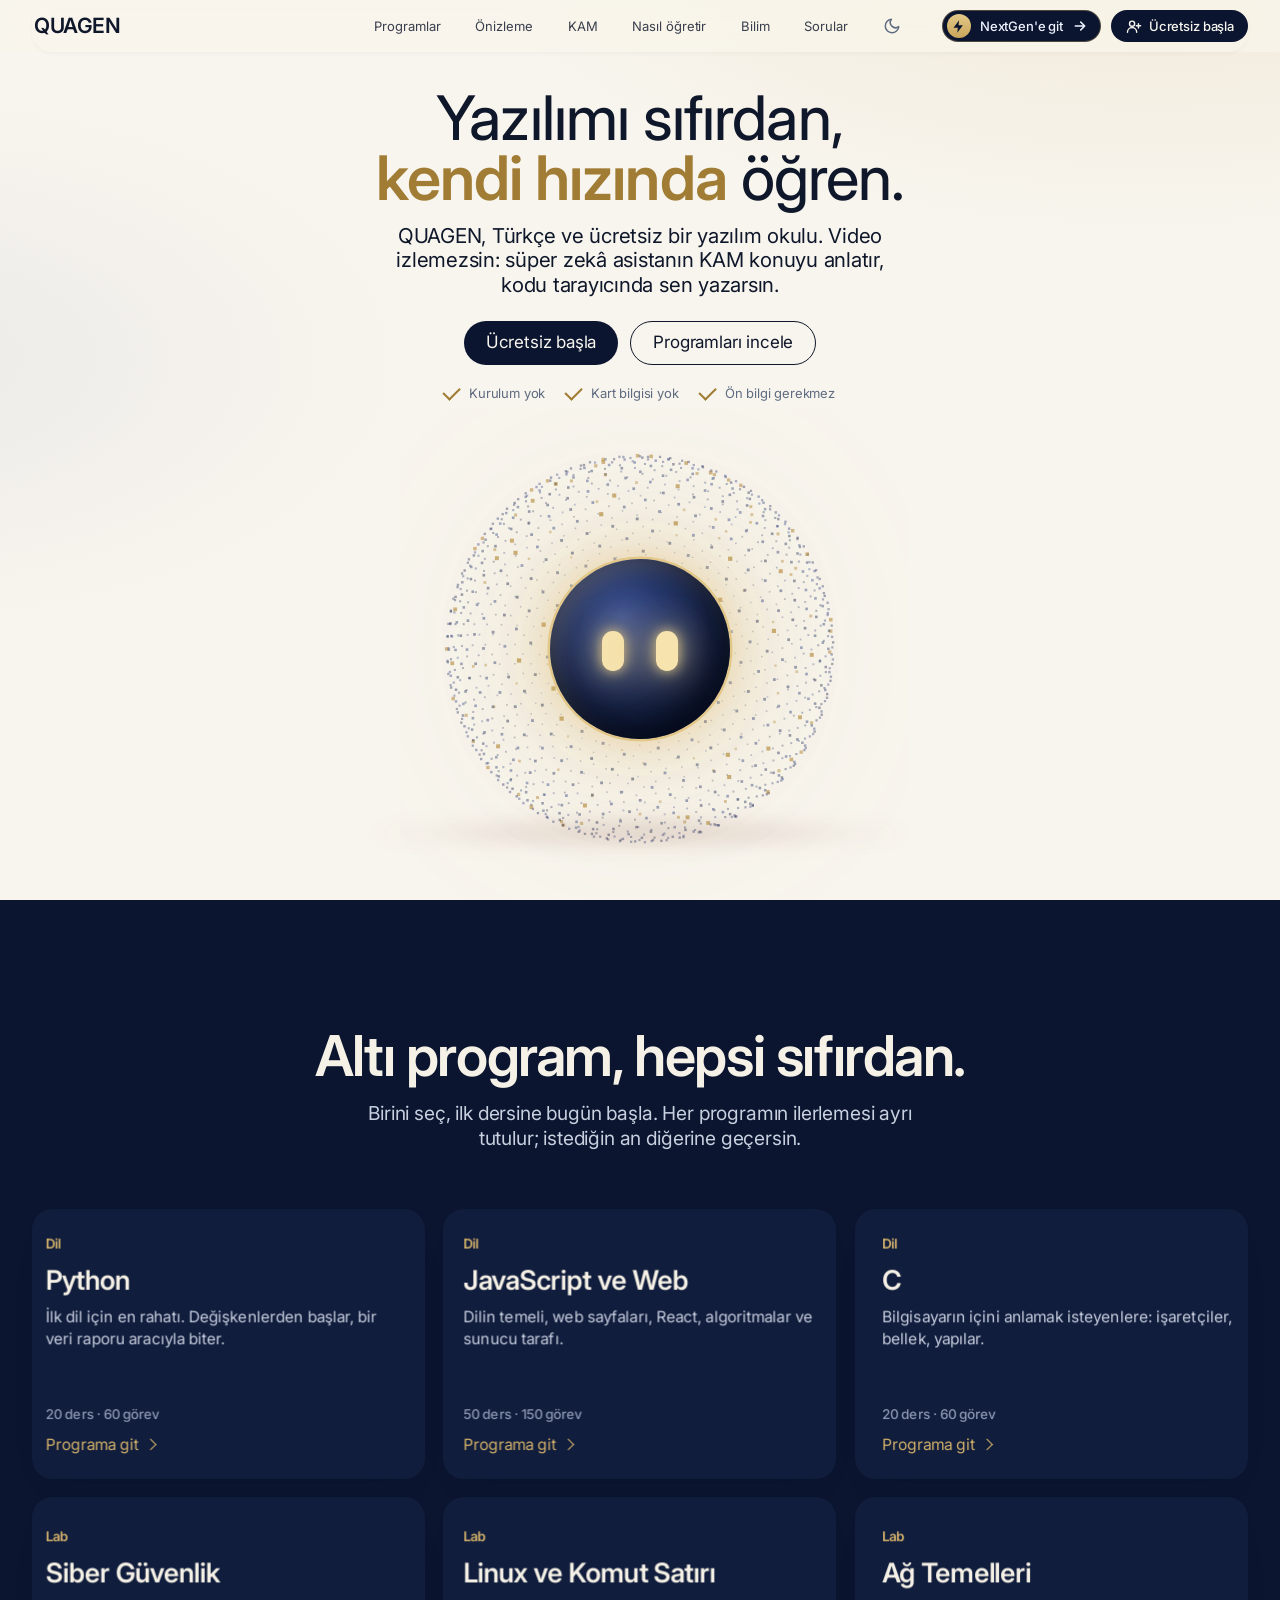
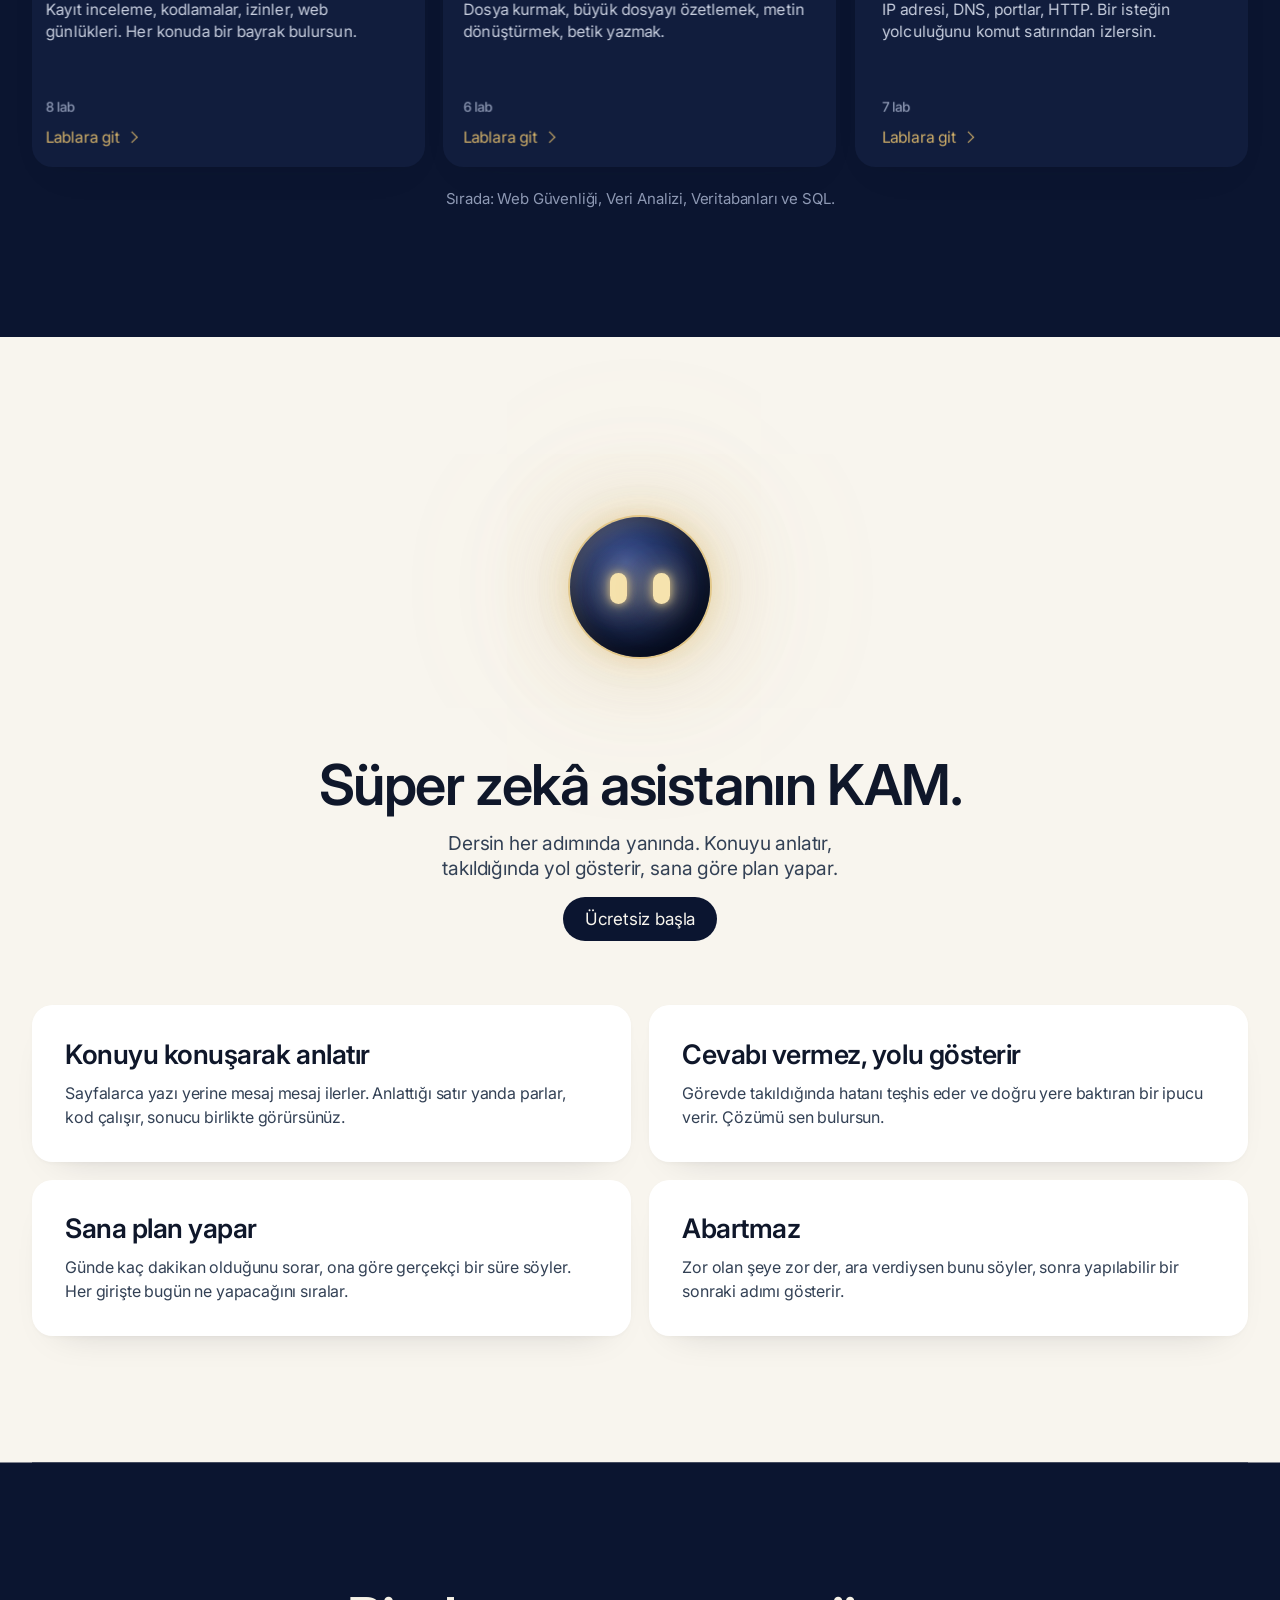
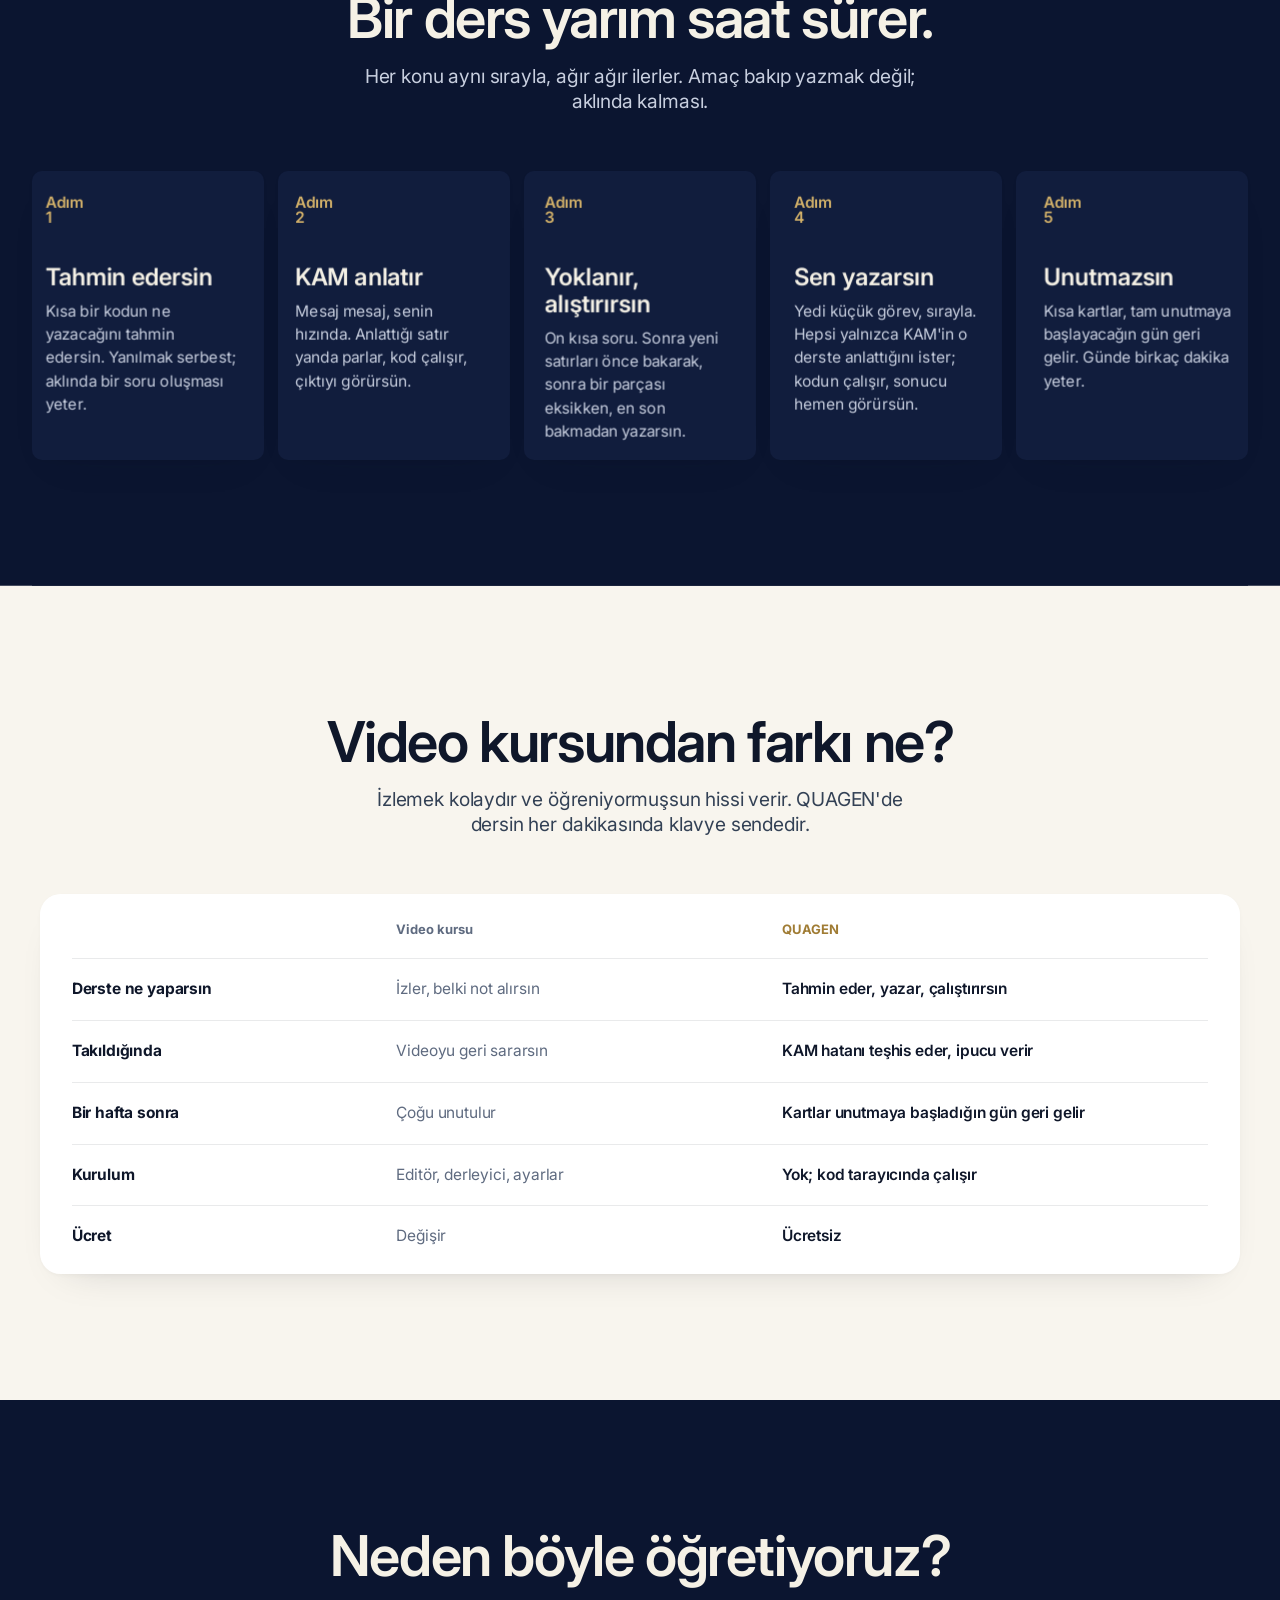
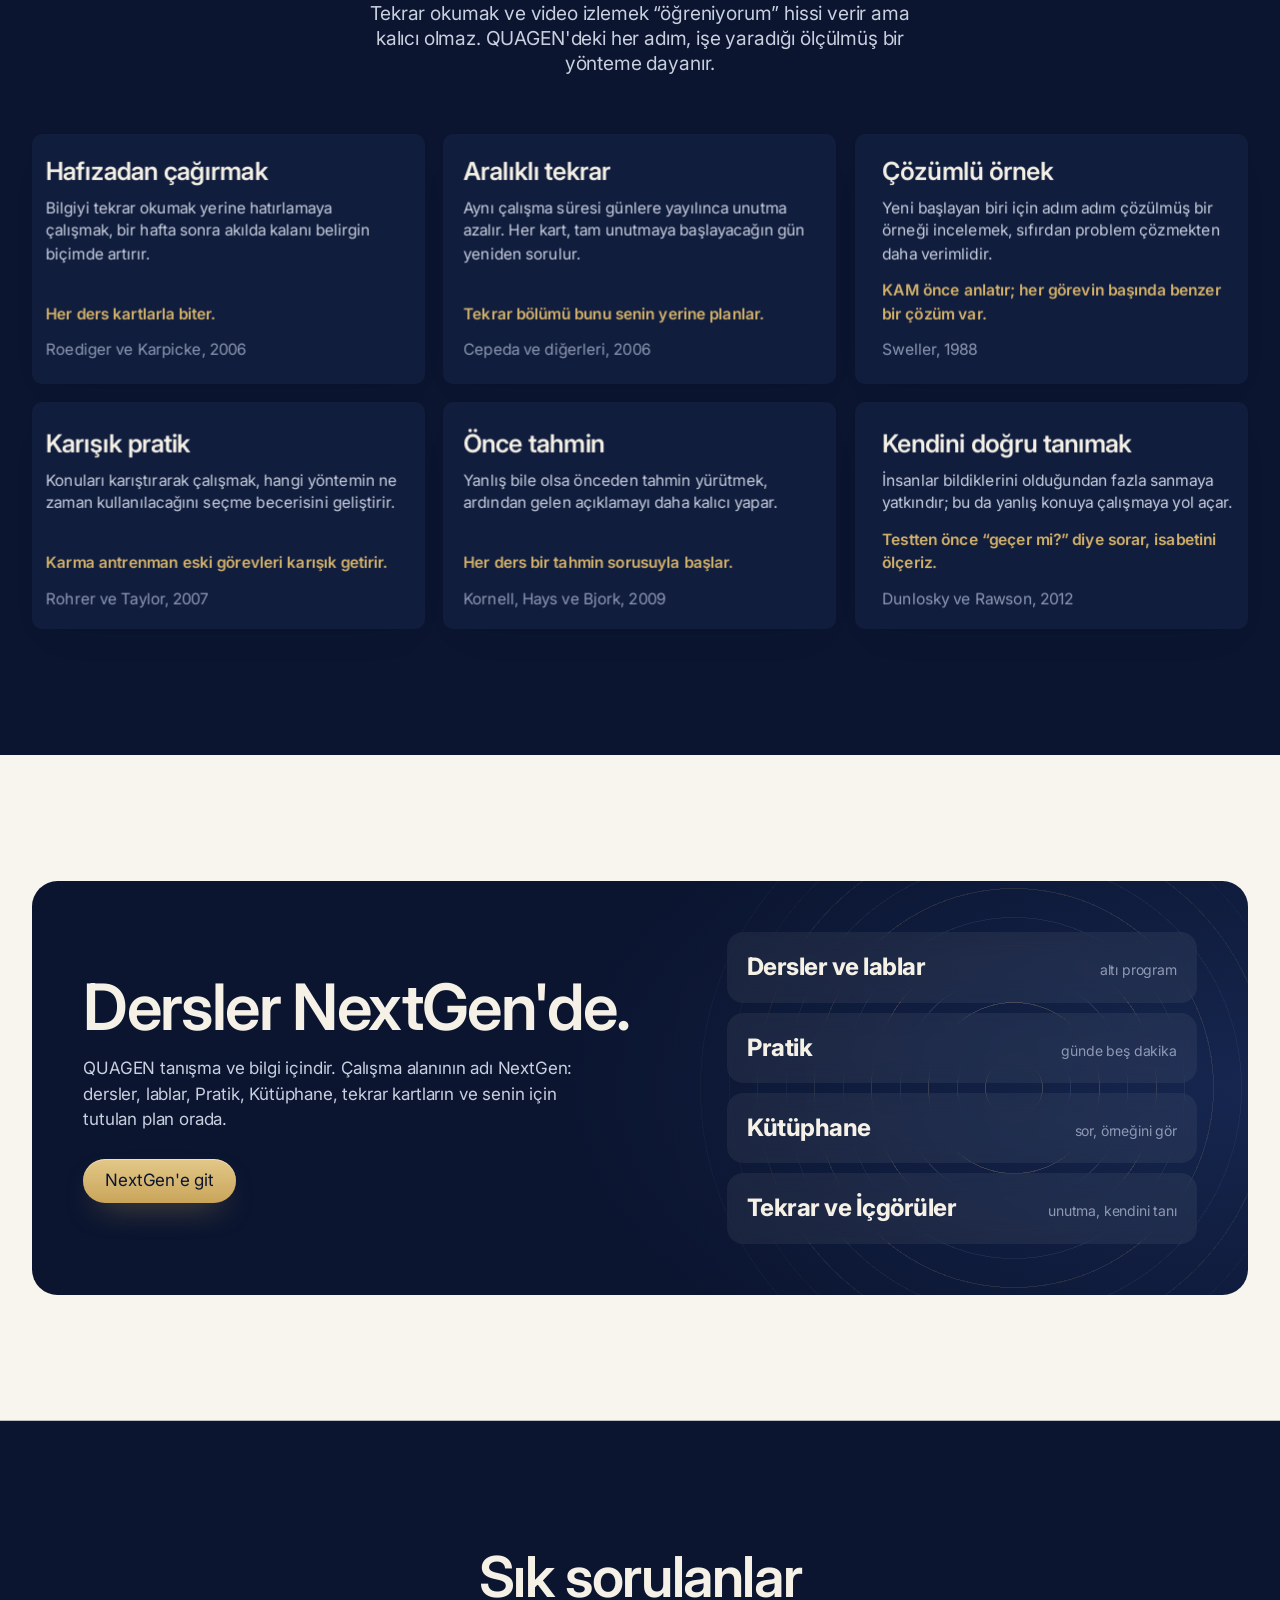
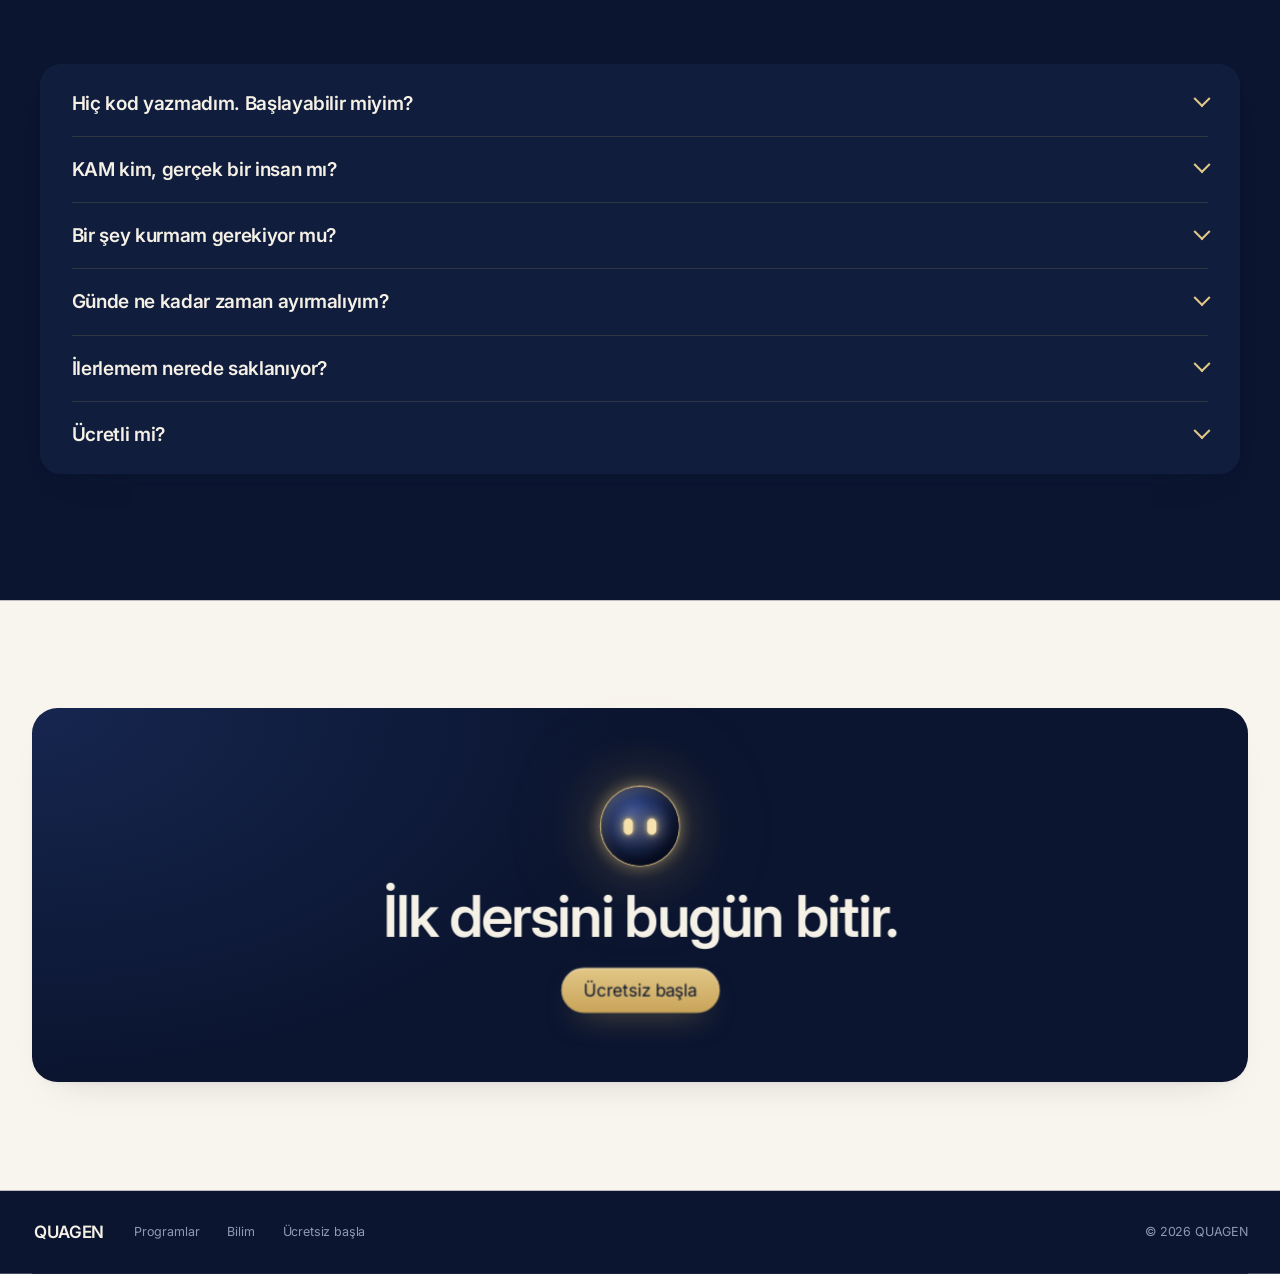
<file: index.html>
<!doctype html>
<html lang="tr" class="q3d">
<head>
  <script>window.QUAGEN_STATIK = true; window.QUAGEN_BULUT = {"url":"https://lalqdppmjirelxngliim.supabase.co","anahtar":"sb_publishable_4_QRTlzAS4J74myS9klBng_SNF8kN42"};</script>
  <script src="assets/js/bulut.js?v=7f5de8db"></script>
  <meta charset="utf-8" />
  <meta name="viewport" content="width=device-width, initial-scale=1" />
  <title>QUAGEN — Ücretsiz yazılım okulu</title>
  <meta name="description" content="QUAGEN, Türkçe ve ücretsiz bir yazılım okulu. Python, C, JavaScript, siber güvenlik, Linux ve ağ; videosuz, yapay zekâ öğretmen KAM ile, tarayıcında." />
  <link rel="preconnect" href="https://fonts.googleapis.com" />
  <link rel="preconnect" href="https://fonts.gstatic.com" crossorigin />
  <link href="https://fonts.googleapis.com/css2?family=Bricolage+Grotesque:opsz,wdth,wght@12..96,75..100,400..800&family=Inter:wght@400;500;600;700&family=IBM+Plex+Mono:wght@400;500;600&display=swap" rel="stylesheet" />
  <link rel="stylesheet" href="assets/css/tokens.css?v=1cc11b9f" />
  <link rel="stylesheet" href="assets/css/landing.css?v=bb0f359c" />
  <link rel="stylesheet" href="assets/css/kam.css?v=62b1991c" />
  <link rel="stylesheet" href="assets/css/cam.css?v=e13c68f2" />
  <link rel="stylesheet" href="assets/css/quagen3d.css?v=3d0bf7ce" />
  <script>(function () { var t = "light"; try { if (localStorage.getItem("quagen-tema") === "dark") t = "dark"; } catch (e) {} document.documentElement.dataset.theme = t; })();</script>
  <link rel="prefetch" href="nextgen.html" />
</head>
<body>
  <a class="skip" href="#ana">İçeriğe geç</a>

  <header class="nav" id="nav">
    <div class="nav-in cam">
      <a href="#" class="logo" aria-label="QUAGEN ana sayfa">QUAGEN</a>
      <div class="nav-orta">
      <nav class="nav-links" aria-label="Bölümler">
        <a href="#programlar">Programlar</a>
        <a href="onizleme.html">Önizleme</a>
        <a href="#kam">KAM</a>
        <a href="#ders">Nasıl öğretir</a>
        <a href="#bilim">Bilim</a>
        <a href="#sss">Sorular</a>
      </nav>
      <button class="nav-tema" id="tema" aria-label="Temayı değiştir"><svg viewBox="0 0 24 24" width="18" height="18" aria-hidden="true"><path d="M21 12.8A9 9 0 1 1 11.2 3a7 7 0 0 0 9.8 9.8Z" fill="none" stroke="currentColor" stroke-width="2" stroke-linejoin="round"/></svg></button>
      </div>
      <div class="nav-sag">
      <a href="nextgen.html" class="ng-git" id="ng-git"><span class="ng-git-ik" aria-hidden="true"><svg viewBox="0 0 24 24" width="15" height="15"><path d="M13 2 4 14h7l-1 8 9-12h-7l1-8Z" fill="currentColor"/></svg></span><span>NextGen'e git</span><svg class="ng-git-ok" viewBox="0 0 24 24" width="16" height="16" aria-hidden="true"><path d="M5 12h14M13 6l6 6-6 6" fill="none" stroke="currentColor" stroke-width="2.4" stroke-linecap="round" stroke-linejoin="round"/></svg></a>
      <a href="hesap.html#kayit" class="btn btn-ink nav-kayit" id="nav-login"><svg viewBox="0 0 24 24" width="17" height="17" aria-hidden="true"><circle cx="10" cy="8" r="3.6" fill="none" stroke="currentColor" stroke-width="2"/><path d="M3.5 20a6.5 6.5 0 0 1 13 0M19 8v6M16 11h6" fill="none" stroke="currentColor" stroke-width="2" stroke-linecap="round"/></svg><span>Ücretsiz başla</span></a>
      </div>
    </div>
  </header>

  <main id="ana">
    <!-- Açılış: QUAGEN nedir, kime göre, nasıl başlanır -->
    <section class="hero wrap" aria-labelledby="hero-h">
      <div class="hero-ust">
        <div class="hero-yazi">
          <h1 class="hero-h" id="hero-h">Yazılımı sıfırdan, <em>kendi hızında</em> öğren.</h1>
          <p class="lead">QUAGEN, Türkçe ve ücretsiz bir yazılım okulu. Video izlemezsin: süper zekâ asistanın KAM konuyu anlatır, kodu tarayıcında sen yazarsın.</p>
          <div class="hero-git">
            <a href="hesap.html?sonra=nextgen.html#kayit" class="btn btn-marker btn-lg js-basla">Ücretsiz başla</a>
            <a href="#programlar" class="btn btn-line btn-lg">Programları incele</a>
          </div>
          <ul class="hero-guven" aria-label="Başlamak için gerekenler">
            <li>Kurulum yok</li><li>Kart bilgisi yok</li><li>Ön bilgi gerekmez</li>
          </ul>
        </div>
        <div class="hero-kure">
          <span class="kam-av dev" id="kam-dev" aria-hidden="true"><b></b><b></b></span>
        </div>
      </div>
    </section>

    <!-- Programlar -->
    <section class="section wrap koyu" id="programlar">
      <header class="sec-head">
        <h2>Altı program, hepsi sıfırdan.</h2>
        <p>Birini seç, ilk dersine bugün başla. Her programın ilerlemesi ayrı tutulur; istediğin an diğerine geçersin.</p>
      </header>
      <div class="programlar">
        <a class="cam program" href="nextgen.html?dil=py#panel"><span class="p-tur">Dil</span><h3>Python</h3><p>İlk dil için en rahatı. Değişkenlerden başlar, bir veri raporu aracıyla biter.</p><span class="p-olcu">20 ders · 60 görev</span><b>Programa git</b></a>
        <a class="cam program" href="nextgen.html?dil=js#panel"><span class="p-tur">Dil</span><h3>JavaScript ve Web</h3><p>Dilin temeli, web sayfaları, React, algoritmalar ve sunucu tarafı.</p><span class="p-olcu">50 ders · 150 görev</span><b>Programa git</b></a>
        <a class="cam program" href="nextgen.html?dil=c#panel"><span class="p-tur">Dil</span><h3>C</h3><p>Bilgisayarın içini anlamak isteyenlere: işaretçiler, bellek, yapılar.</p><span class="p-olcu">20 ders · 60 görev</span><b>Programa git</b></a>
        <a class="cam program" href="nextgen.html#lab"><span class="p-tur">Lab</span><h3>Siber Güvenlik</h3><p>Kayıt inceleme, kodlamalar, izinler, web günlükleri. Her konuda bir bayrak bulursun.</p><span class="p-olcu">8 lab</span><b>Lablara git</b></a>
        <a class="cam program" href="nextgen.html#lab"><span class="p-tur">Lab</span><h3>Linux ve Komut Satırı</h3><p>Dosya kurmak, büyük dosyayı özetlemek, metin dönüştürmek, betik yazmak.</p><span class="p-olcu">6 lab</span><b>Lablara git</b></a>
        <a class="cam program" href="nextgen.html#lab"><span class="p-tur">Lab</span><h3>Ağ Temelleri</h3><p>IP adresi, DNS, portlar, HTTP. Bir isteğin yolculuğunu komut satırından izlersin.</p><span class="p-olcu">7 lab</span><b>Lablara git</b></a>
      </div>
      <p class="program-not">Sırada: Web Güvenliği, Veri Analizi, Veritabanları ve SQL.</p>
    </section>

    <!-- KAM -->
    <section class="section wrap" id="kam">
      <div class="kam-bolum">
        <div class="kam-yan">
          <span class="kam-av" aria-hidden="true"><b></b><b></b></span>
          <h2>Süper zekâ asistanın KAM.</h2>
          <p>Dersin her adımında yanında. Konuyu anlatır, takıldığında yol gösterir, sana göre plan yapar.</p>
          <a href="hesap.html?sonra=nextgen.html#kayit" class="btn btn-marker btn-lg js-basla">Ücretsiz başla</a>
        </div>
        <ol class="kam-liste">
          <li><h3>Konuyu konuşarak anlatır</h3><p>Sayfalarca yazı yerine mesaj mesaj ilerler. Anlattığı satır yanda parlar, kod çalışır, sonucu birlikte görürsünüz.</p></li>
          <li><h3>Cevabı vermez, yolu gösterir</h3><p>Görevde takıldığında hatanı teşhis eder ve doğru yere baktıran bir ipucu verir. Çözümü sen bulursun.</p></li>
          <li><h3>Sana plan yapar</h3><p>Günde kaç dakikan olduğunu sorar, ona göre gerçekçi bir süre söyler. Her girişte bugün ne yapacağını sıralar.</p></li>
          <li><h3>Abartmaz</h3><p>Zor olan şeye zor der, ara verdiysen bunu söyler, sonra yapılabilir bir sonraki adımı gösterir.</p></li>
        </ol>
      </div>
    </section>

    <!-- Bir ders nasıl geçer -->
    <section class="section wrap koyu" id="ders">
      <header class="sec-head">
        <h2>Bir ders yarım saat sürer.</h2>
        <p>Her konu aynı sırayla, ağır ağır ilerler. Amaç bakıp yazmak değil; aklında kalması.</p>
      </header>
      <ol class="adimlar">
        <li class="cam"><span class="adim-n">1</span><h3>Tahmin edersin</h3><p>Kısa bir kodun ne yazacağını tahmin edersin. Yanılmak serbest; aklında bir soru oluşması yeter.</p></li>
        <li class="cam"><span class="adim-n">2</span><h3>KAM anlatır</h3><p>Mesaj mesaj, senin hızında. Anlattığı satır yanda parlar, kod çalışır, çıktıyı görürsün.</p></li>
        <li class="cam"><span class="adim-n">3</span><h3>Yoklanır, alıştırırsın</h3><p>On kısa soru. Sonra yeni satırları önce bakarak, sonra bir parçası eksikken, en son bakmadan yazarsın.</p></li>
        <li class="cam"><span class="adim-n">4</span><h3>Sen yazarsın</h3><p>Yedi küçük görev, sırayla. Hepsi yalnızca KAM'in o derste anlattığını ister; kodun çalışır, sonucu hemen görürsün.</p></li>
        <li class="cam"><span class="adim-n">5</span><h3>Unutmazsın</h3><p>Kısa kartlar, tam unutmaya başlayacağın gün geri gelir. Günde birkaç dakika yeter.</p></li>
      </ol>
    </section>

    <!-- Video kursundan farkı -->
    <section class="section wrap" id="fark">
      <header class="sec-head">
        <h2>Video kursundan farkı ne?</h2>
        <p>İzlemek kolaydır ve öğreniyormuşsun hissi verir. QUAGEN'de dersin her dakikasında klavye sendedir.</p>
      </header>
      <div class="kiyas cam" role="table" aria-label="Video kursu ile QUAGEN karşılaştırması">
        <div class="kiyas-bas" role="row"><span role="columnheader"></span><span role="columnheader">Video kursu</span><span role="columnheader">QUAGEN</span></div>
        <div role="row"><b role="rowheader">Derste ne yaparsın</b><span role="cell">İzler, belki not alırsın</span><span role="cell">Tahmin eder, yazar, çalıştırırsın</span></div>
        <div role="row"><b role="rowheader">Takıldığında</b><span role="cell">Videoyu geri sararsın</span><span role="cell">KAM hatanı teşhis eder, ipucu verir</span></div>
        <div role="row"><b role="rowheader">Bir hafta sonra</b><span role="cell">Çoğu unutulur</span><span role="cell">Kartlar unutmaya başladığın gün geri gelir</span></div>
        <div role="row"><b role="rowheader">Kurulum</b><span role="cell">Editör, derleyici, ayarlar</span><span role="cell">Yok; kod tarayıcında çalışır</span></div>
        <div role="row"><b role="rowheader">Ücret</b><span role="cell">Değişir</span><span role="cell">Ücretsiz</span></div>
      </div>
    </section>

    <!-- Bilim -->
    <section class="section wrap koyu" id="bilim">
      <header class="sec-head">
        <h2>Neden böyle öğretiyoruz?</h2>
        <p>Tekrar okumak ve video izlemek “öğreniyorum” hissi verir ama kalıcı olmaz. QUAGEN'deki her adım, işe yaradığı ölçülmüş bir yönteme dayanır.</p>
      </header>
      <div class="bilim">
        <article class="cam"><h3>Hafızadan çağırmak</h3><p>Bilgiyi tekrar okumak yerine hatırlamaya çalışmak, bir hafta sonra akılda kalanı belirgin biçimde artırır.</p><p class="b-site">Her ders kartlarla biter.</p><p class="b-kaynak">Roediger ve Karpicke, 2006</p></article>
        <article class="cam"><h3>Aralıklı tekrar</h3><p>Aynı çalışma süresi günlere yayılınca unutma azalır. Her kart, tam unutmaya başlayacağın gün yeniden sorulur.</p><p class="b-site">Tekrar bölümü bunu senin yerine planlar.</p><p class="b-kaynak">Cepeda ve diğerleri, 2006</p></article>
        <article class="cam"><h3>Çözümlü örnek</h3><p>Yeni başlayan biri için adım adım çözülmüş bir örneği incelemek, sıfırdan problem çözmekten daha verimlidir.</p><p class="b-site">KAM önce anlatır; her görevin başında benzer bir çözüm var.</p><p class="b-kaynak">Sweller, 1988</p></article>
        <article class="cam"><h3>Karışık pratik</h3><p>Konuları karıştırarak çalışmak, hangi yöntemin ne zaman kullanılacağını seçme becerisini geliştirir.</p><p class="b-site">Karma antrenman eski görevleri karışık getirir.</p><p class="b-kaynak">Rohrer ve Taylor, 2007</p></article>
        <article class="cam"><h3>Önce tahmin</h3><p>Yanlış bile olsa önceden tahmin yürütmek, ardından gelen açıklamayı daha kalıcı yapar.</p><p class="b-site">Her ders bir tahmin sorusuyla başlar.</p><p class="b-kaynak">Kornell, Hays ve Bjork, 2009</p></article>
        <article class="cam"><h3>Kendini doğru tanımak</h3><p>İnsanlar bildiklerini olduğundan fazla sanmaya yatkındır; bu da yanlış konuya çalışmaya yol açar.</p><p class="b-site">Testten önce “geçer mi?” diye sorar, isabetini ölçeriz.</p><p class="b-kaynak">Dunlosky ve Rawson, 2012</p></article>
      </div>
    </section>

    <!-- Öteki dünya: NextGen -->
    <section class="section wrap" id="nextgen">
      <div class="kapi" id="kapi">
        <div class="kapi-yazi">
          <h2>Dersler NextGen'de.</h2>
          <p>QUAGEN tanışma ve bilgi içindir. Çalışma alanının adı NextGen: dersler, lablar, Pratik, Kütüphane, tekrar kartların ve senin için tutulan plan orada.</p>
          <a href="nextgen.html" class="btn btn-marker btn-lg js-warp">NextGen'e git</a>
        </div>
        <ul class="kapi-diller" aria-label="NextGen'de neler var">
          <li><b>Dersler ve lablar</b><span>altı program</span></li>
          <li><b>Pratik</b><span>günde beş dakika</span></li>
          <li><b>Kütüphane</b><span>sor, örneğini gör</span></li>
          <li><b>Tekrar ve İçgörüler</b><span>unutma, kendini tanı</span></li>
        </ul>
      </div>
    </section>

    <!-- SSS -->
    <section class="section wrap faq koyu" id="sss">
      <header class="sec-head"><h2>Sık sorulanlar</h2></header>
      <div class="faq-liste cam">
        <details><summary>Hiç kod yazmadım. Başlayabilir miyim?</summary><p>Evet. İlk ders sıfırdan başlar ve KAM bildiğini varsaydığı hiçbir şey kullanmaz. Her yeni kelimeyi ilk geçtiği yerde açıklar.</p></details>
        <details><summary>KAM kim, gerçek bir insan mı?</summary><p>Hayır. KAM, QUAGEN'in ders anlatan ve sorularını cevaplayan yardımcısı. Dersleri önceden hazırlanmış sohbetlerle anlatır; görevde takıldığında cevabı vermez, seni doğru yere baktıran bir ipucu verir.</p></details>
        <details><summary>Bir şey kurmam gerekiyor mu?</summary><p>Hayır. JavaScript, Python ve C kodun tarayıcında çalışır. İlk C ya da Python çalıştırmasında derleyici bir kez indirilir; bu birkaç saniye sürebilir.</p></details>
        <details><summary>Günde ne kadar zaman ayırmalıyım?</summary><p>Düzenli 15–30 dakika, hafta sonu yapılan beş saatlik bir maratondan daha iyi sonuç verir. KAM ilk girişte ne kadar zamanın olduğunu sorar ve planı ona göre kurar.</p></details>
        <details><summary>İlerlemem nerede saklanıyor?</summary><p>Hesap açmazsan kendi tarayıcında. Ücretsiz hesap açarsan ilerlemen hesabına kaydedilir ve başka cihazda kaldığın yerden devam edersin.</p></details>
        <details><summary>Ücretli mi?</summary><p>Hayır. Tüm dersler, Pratik ve Kütüphane ücretsiz.</p></details>
      </div>
    </section>

    <section class="cta wrap">
      <div class="cta-in cam">
        <span class="kam-av" aria-hidden="true"><b></b><b></b></span>
        <h2>İlk dersini bugün bitir.</h2>
        <a href="hesap.html?sonra=nextgen.html#kayit" class="btn btn-marker btn-lg js-basla">Ücretsiz başla</a>
      </div>
    </section>
  </main>

  <footer class="foot">
    <div class="wrap foot-in koyu">
      <span class="logo">QUAGEN</span>
      <a href="#programlar">Programlar</a>
      <a href="#bilim">Bilim</a>
      <a href="hesap.html#kayit">Ücretsiz başla</a>
      <span class="foot-c">© 2026 QUAGEN</span>
    </div>
  </footer>

  <!-- Dil seçimi -->
  <dialog class="chooser" id="chooser" aria-labelledby="chooser-h">
    <form method="dialog">
      <header><h2 id="chooser-h">Hangi dili öğrenmek istiyorsun?</h2><button class="x" value="kapat" aria-label="Kapat">×</button></header>
      <p class="chooser-sub">Her dilin ilerlemesi ayrı tutulur. İstediğin an diğerine geçip kaldığın yerden devam edebilirsin.</p>
      <div class="chooser-list" id="chooser-list"></div>
    </form>
  </dialog>

  <!-- NextGen geçiş katmanı -->
  <div class="warp" id="warp" aria-hidden="true">
    <canvas id="warp-canvas"></canvas>
    <div class="warp-ui">
      <div class="warp-title" id="warp-title">NextGen</div>
      <div class="warp-status" id="warp-status">Ortam hazırlanıyor</div>
      <div class="warp-bar"><i></i></div>
    </div>
  </div>

  <script>window.KD_FORCE_LANG = "js";</script>
  <script src="assets/js/engine.js?v=228fa445"></script>
  <script src="assets/js/tur.js?v=1b134430"></script>
  <script src="assets/js/landing.js?v=6bb13838"></script>
  <script src="assets/js/quagen3d.js?v=4a324f64"></script>
  <script src="assets/js/gecis.js?v=062d5fa7"></script>
</body>
</html>
</file>
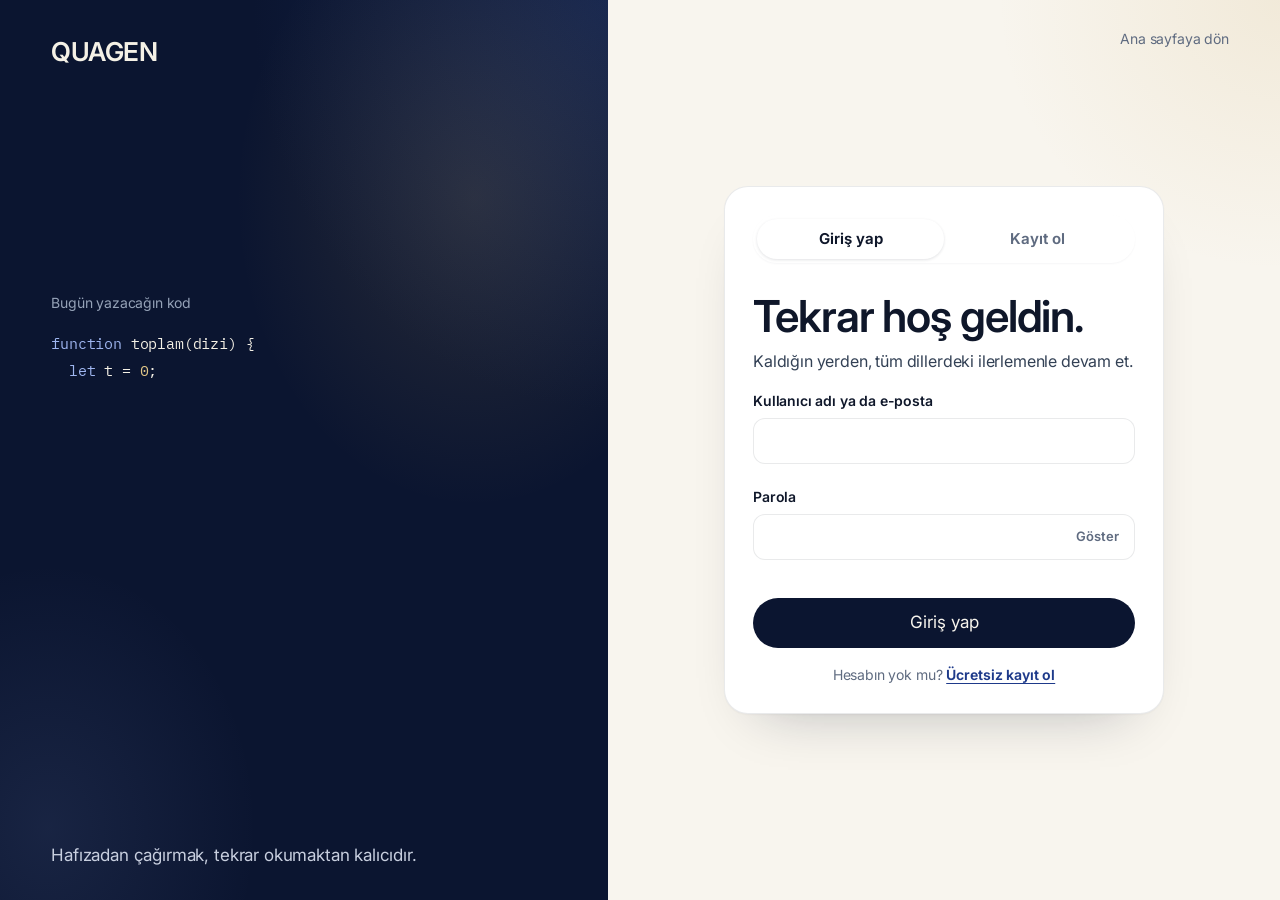
<file: hesap.html>
<!doctype html>
<html lang="tr" class="qp">
<head>
  <script>window.QUAGEN_STATIK = true; window.QUAGEN_BULUT = {"url":"https://lalqdppmjirelxngliim.supabase.co","anahtar":"sb_publishable_4_QRTlzAS4J74myS9klBng_SNF8kN42"};</script>
  <script src="assets/js/bulut.js?v=7f5de8db"></script>
  <meta charset="utf-8" />
  <meta name="viewport" content="width=device-width, initial-scale=1" />
  <title>QUAGEN — Giriş yap ya da kayıt ol</title>
  <meta name="description" content="QUAGEN hesabına giriş yap ya da ücretsiz hesap oluştur. İlerlemen tüm cihazlarında seninle." />
  <link rel="preconnect" href="https://fonts.googleapis.com" />
  <link rel="preconnect" href="https://fonts.gstatic.com" crossorigin />
  <link href="https://fonts.googleapis.com/css2?family=Bricolage+Grotesque:opsz,wdth,wght@12..96,75..100,400..800&family=Inter:wght@400;500;600;700&family=IBM+Plex+Mono:wght@400;500;600&display=swap" rel="stylesheet" />
  <link rel="stylesheet" href="assets/css/tokens.css?v=1cc11b9f" />
  <link rel="stylesheet" href="assets/css/hesap.css?v=2d355caa" />
  <link rel="stylesheet" href="assets/css/cam.css?v=e13c68f2" />
  <link rel="stylesheet" href="assets/css/quagen-premium.css?v=81313d37" />
  <script>(function () { var t = "system"; try { t = JSON.parse(localStorage.getItem("kd-profile") || "{}").theme || "system"; } catch (e) {} if (t !== "light") t = "dark"; document.documentElement.dataset.theme = t; })();</script>
</head>
<body>
  <main class="auth">
    <aside class="auth-art" aria-hidden="true">
      <a class="logo" href="index.html">QUAGEN</a>
      <div class="art-stage">
        <p class="art-kicker">Bugün yazacağın kod</p>
        <pre class="art-code" id="art-code"></pre>
        <div class="art-tests" id="art-tests">
          <span><i></i>toplam([1, 2, 3])</span>
          <span><i></i>toplam([])</span>
          <span><i></i>toplam([-4, 4])</span>
        </div>
      </div>
      <p class="art-quote" id="art-quote">Hafızadan çağırmak, tekrar okumaktan kalıcıdır.</p>
    </aside>

    <section class="auth-panel">
      <a class="back" href="index.html">Ana sayfaya dön</a>
      <div class="card" id="card">
        <div class="tabs" role="tablist" aria-label="Hesap">
          <button role="tab" id="tab-giris" aria-controls="form-giris" aria-selected="true" data-tab="giris">Giriş yap</button>
          <button role="tab" id="tab-kayit" aria-controls="form-kayit" aria-selected="false" data-tab="kayit" tabindex="-1">Kayıt ol</button>
          <span class="tab-ink" aria-hidden="true"></span>
        </div>

        <div class="forms" id="forms">
          <form id="form-giris" class="form" role="tabpanel" aria-labelledby="tab-giris" novalidate>
            <h1>Tekrar hoş geldin.</h1>
            <p class="sub">Kaldığın yerden, tüm dillerdeki ilerlemenle devam et.</p>
            <div class="field">
              <label for="g-giris">Kullanıcı adı ya da e-posta</label>
              <input id="g-giris" name="giris" autocomplete="username" required />
              <p class="err" data-for="giris"></p>
            </div>
            <div class="field">
              <label for="g-parola">Parola</label>
              <div class="pw"><input id="g-parola" name="parola" type="password" autocomplete="current-password" required /><button type="button" class="pw-eye" aria-label="Parolayı göster" data-eye="g-parola">Göster</button></div>
              <p class="err" data-for="parola"></p>
            </div>
            <p class="form-err" role="alert"></p>
            <button class="submit" type="submit"><span class="s-label">Giriş yap</span><span class="s-spin" aria-hidden="true"></span><span class="s-check" aria-hidden="true"></span></button>
            <p class="switch">Hesabın yok mu? <button type="button" class="link" data-go="kayit">Ücretsiz kayıt ol</button></p>
          </form>

          <form id="form-kayit" class="form" role="tabpanel" aria-labelledby="tab-kayit" novalidate hidden>
            <h1>Yazarak öğrenmeye başla.</h1>
            <p class="sub">Hesap açınca ilerlemen, serilerin ve portföyün tüm cihazlarında seninle olur.</p>
            <div class="field">
              <label for="k-ad">Adın <span class="opt">isteğe bağlı</span></label>
              <input id="k-ad" name="ad" autocomplete="name" maxlength="60" />
              <p class="err" data-for="ad"></p>
            </div>
            <div class="field">
              <label for="k-kullanici">Kullanıcı adı</label>
              <div class="prefix"><span>@</span><input id="k-kullanici" name="kullaniciAdi" autocomplete="username" required maxlength="24" spellcheck="false" /></div>
              <p class="hint">Portföy adresin olur. Küçük harf, rakam, - ve _.</p>
              <p class="err" data-for="kullaniciAdi"></p>
            </div>
            <div class="field">
              <label for="k-eposta">E-posta</label>
              <input id="k-eposta" name="eposta" type="email" autocomplete="email" required />
              <p class="err" data-for="eposta"></p>
            </div>
            <div class="field">
              <label for="k-parola">Parola</label>
              <div class="pw"><input id="k-parola" name="parola" type="password" autocomplete="new-password" required minlength="8" /><button type="button" class="pw-eye" aria-label="Parolayı göster" data-eye="k-parola">Göster</button></div>
              <div class="meter" aria-hidden="true"><i></i><i></i><i></i><i></i></div>
              <p class="hint" id="pw-hint">En az 8 karakter, bir harf ve bir rakam.</p>
              <p class="err" data-for="parola"></p>
            </div>
            <p class="form-err" role="alert"></p>
            <button class="submit" type="submit"><span class="s-label">Hesabımı oluştur</span><span class="s-spin" aria-hidden="true"></span><span class="s-check" aria-hidden="true"></span></button>
            <p class="fine">Hesabın bu bilgisayardaki QUAGEN sunucusunda saklanır. Parolan geri çevrilemeyen bir özet olarak tutulur.</p>
            <p class="switch">Zaten hesabın var mı? <button type="button" class="link" data-go="giris">Giriş yap</button></p>
          </form>

          <div class="signed" id="signed" hidden>
            <h1>Zaten giriş yaptın.</h1>
            <p class="sub" id="signed-who"></p>
            <div class="signed-actions">
              <a class="submit as-link" href="nextgen.html" id="signed-go">NextGen'e devam et</a>
              <button type="button" class="link" id="signed-out">Çıkış yap</button>
            </div>
          </div>
        </div>
      </div>
    </section>
  </main>

  <div class="welcome" id="welcome" aria-hidden="true"><div class="w-in"><span class="w-mark"></span><p id="welcome-text">Hoş geldin</p></div></div>

  <script>window.KD_FORCE_LANG = "js";</script>
  <script src="assets/js/engine.js?v=228fa445"></script>
  <script src="assets/js/hesap.js?v=ff9fe5d0"></script>
</body>
</html>
</file>
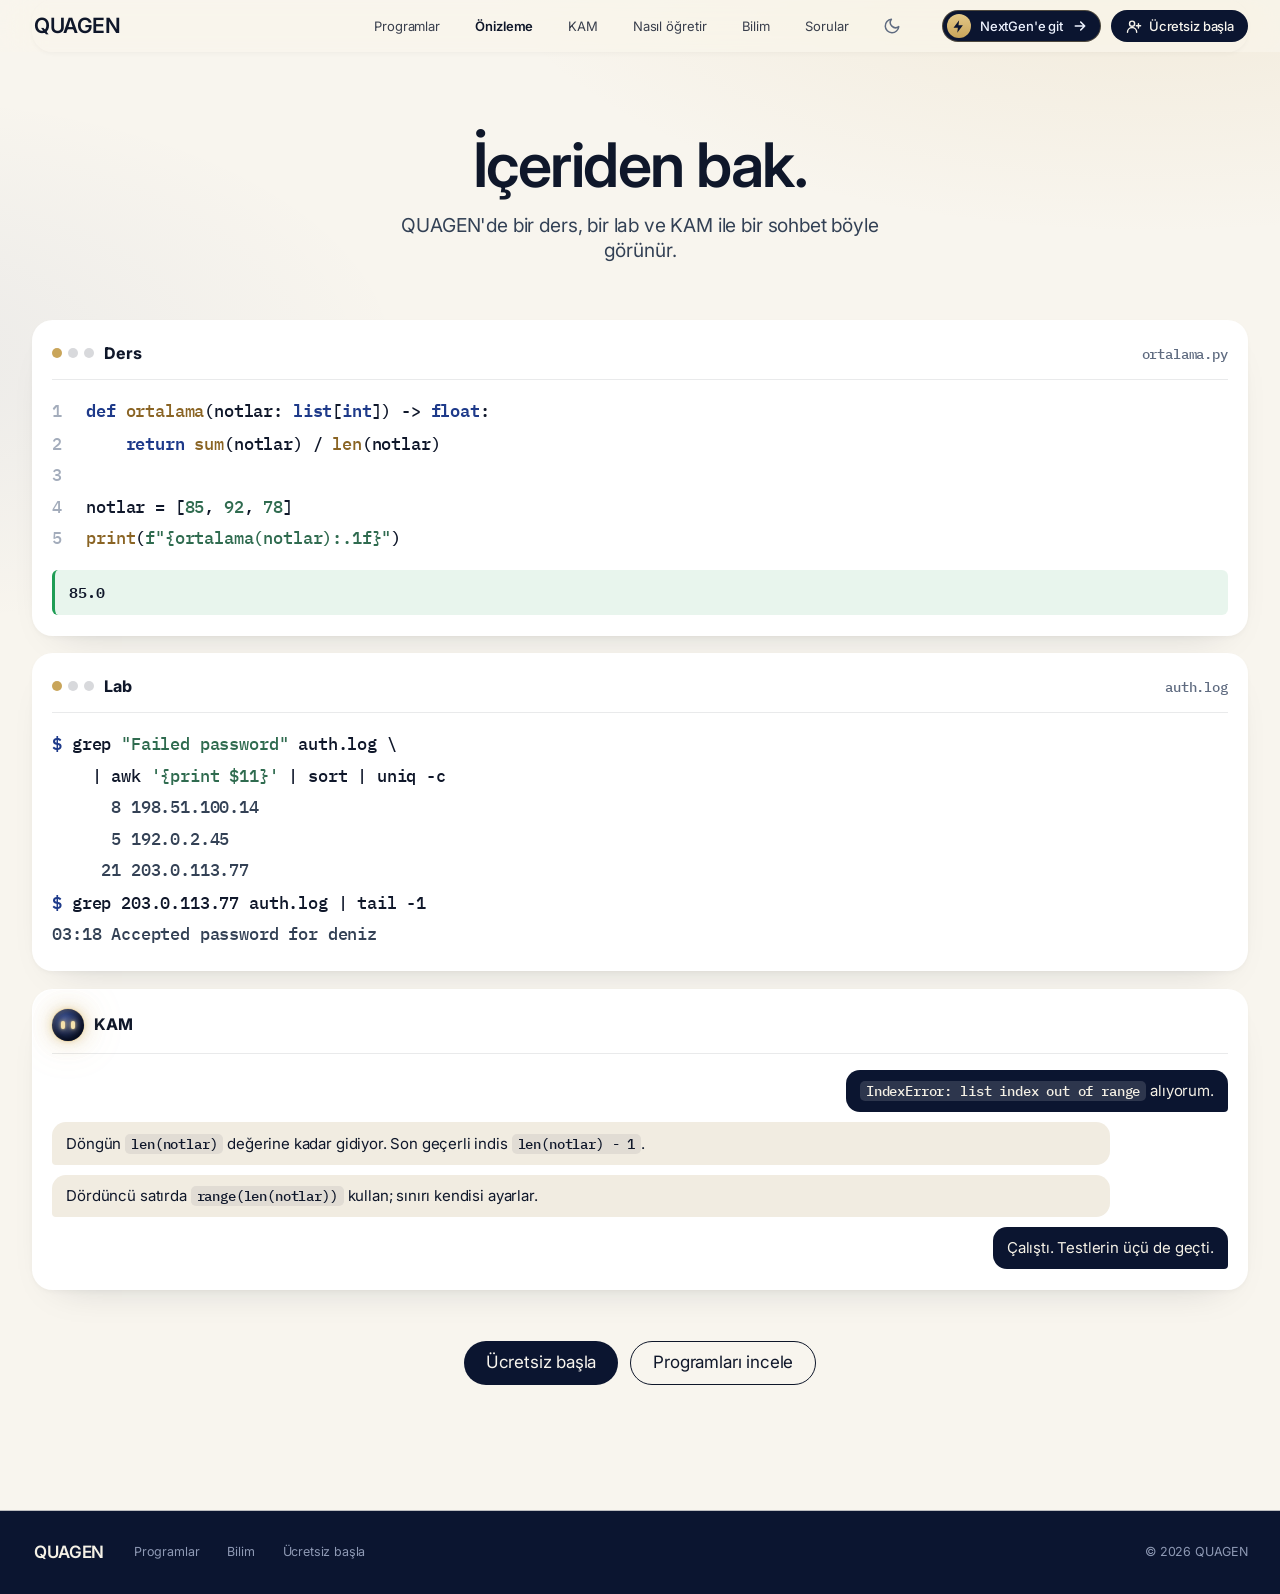
<file: onizleme.html>
<!doctype html>
<html lang="tr" class="q3d">
<head>
  <script>window.QUAGEN_STATIK = true; window.QUAGEN_BULUT = {"url":"https://lalqdppmjirelxngliim.supabase.co","anahtar":"sb_publishable_4_QRTlzAS4J74myS9klBng_SNF8kN42"};</script>
  <script src="assets/js/bulut.js?v=7f5de8db"></script>
  <meta charset="utf-8" />
  <meta name="viewport" content="width=device-width, initial-scale=1" />
  <title>Önizleme — QUAGEN</title>
  <meta name="description" content="QUAGEN'de bir ders, bir lab ve KAM ile bir sohbet nasıl görünür." />
  <link rel="preconnect" href="https://fonts.googleapis.com" />
  <link rel="preconnect" href="https://fonts.gstatic.com" crossorigin />
  <link href="https://fonts.googleapis.com/css2?family=Bricolage+Grotesque:opsz,wdth,wght@12..96,75..100,400..800&family=Inter:wght@400;500;600;700&family=IBM+Plex+Mono:wght@400;500;600&display=swap" rel="stylesheet" />
  <link rel="stylesheet" href="assets/css/tokens.css?v=1cc11b9f" />
  <link rel="stylesheet" href="assets/css/landing.css?v=bb0f359c" />
  <link rel="stylesheet" href="assets/css/kam.css?v=62b1991c" />
  <link rel="stylesheet" href="assets/css/cam.css?v=e13c68f2" />
  <link rel="stylesheet" href="assets/css/quagen3d.css?v=3d0bf7ce" />
  <script>(function () { var t = "light"; try { if (localStorage.getItem("quagen-tema") === "dark") t = "dark"; } catch (e) {} document.documentElement.dataset.theme = t; })();</script>
</head>
<body class="onizleme-sayfa">
  <a class="skip" href="#ana">İçeriğe geç</a>

  <header class="nav" id="nav">
    <div class="nav-in cam">
      <a href="index.html" class="logo" aria-label="QUAGEN ana sayfa">QUAGEN</a>
      <div class="nav-orta">
      <nav class="nav-links" aria-label="Bölümler">
        <a href="index.html#programlar">Programlar</a>
        <a href="onizleme.html" aria-current="page">Önizleme</a>
        <a href="index.html#kam">KAM</a>
        <a href="index.html#ders">Nasıl öğretir</a>
        <a href="index.html#bilim">Bilim</a>
        <a href="index.html#sss">Sorular</a>
      </nav>
      <button class="nav-tema" id="tema" aria-label="Temayı değiştir"><svg viewBox="0 0 24 24" width="18" height="18" aria-hidden="true"><path d="M21 12.8A9 9 0 1 1 11.2 3a7 7 0 0 0 9.8 9.8Z" fill="none" stroke="currentColor" stroke-width="2" stroke-linejoin="round"/></svg></button>
      </div>
      <div class="nav-sag">
      <a href="nextgen.html" class="ng-git" id="ng-git"><span class="ng-git-ik" aria-hidden="true"><svg viewBox="0 0 24 24" width="15" height="15"><path d="M13 2 4 14h7l-1 8 9-12h-7l1-8Z" fill="currentColor"/></svg></span><span>NextGen'e git</span><svg class="ng-git-ok" viewBox="0 0 24 24" width="16" height="16" aria-hidden="true"><path d="M5 12h14M13 6l6 6-6 6" fill="none" stroke="currentColor" stroke-width="2.4" stroke-linecap="round" stroke-linejoin="round"/></svg></a>
      <a href="hesap.html#kayit" class="btn btn-ink nav-kayit" id="nav-login"><svg viewBox="0 0 24 24" width="17" height="17" aria-hidden="true"><circle cx="10" cy="8" r="3.6" fill="none" stroke="currentColor" stroke-width="2"/><path d="M3.5 20a6.5 6.5 0 0 1 13 0M19 8v6M16 11h6" fill="none" stroke="currentColor" stroke-width="2" stroke-linecap="round"/></svg><span>Ücretsiz başla</span></a>
      </div>
    </div>
  </header>

  <main id="ana">
    <section class="section wrap oz-bolum">
      <header class="sec-head">
        <h1>İçeriden bak.</h1>
        <p>QUAGEN'de bir ders, bir lab ve KAM ile bir sohbet böyle görünür.</p>
      </header>
      <div class="onizle" aria-label="QUAGEN'de bir ders, bir lab ve KAM">
        <article class="cam oz">
          <header><i></i><b>Ders</b><span>ortalama.py</span></header>
          <pre class="oz-kod"><code><span style="--s:1"><i>1</i><em>def</em> <b>ortalama</b>(notlar: <em>list</em>[<em>int</em>]) -> <em>float</em>:</span>
<span style="--s:2"><i>2</i>    <em>return</em> <b>sum</b>(notlar) / <b>len</b>(notlar)</span>
<span style="--s:3"><i>3</i></span>
<span style="--s:4"><i>4</i>notlar = [<u>85</u>, <u>92</u>, <u>78</u>]</span>
<span style="--s:5"><i>5</i><b>print</b>(<u>f"{ortalama(notlar):.1f}"</u>)</span></code></pre>
          <p class="oz-cikti" style="--s:7">85.0</p>
        </article>
        <article class="cam oz oz-lab">
          <header><i></i><b>Lab</b><span>auth.log</span></header>
          <pre class="oz-kod"><code><span style="--s:2"><em>$</em> grep <u>"Failed password"</u> auth.log \</span>
<span style="--s:2">    | awk <u>'{print $11}'</u> | sort | uniq -c</span>
<span style="--s:4" class="oz-soluk">      8 198.51.100.14</span>
<span style="--s:5" class="oz-soluk">      5 192.0.2.45</span>
<span style="--s:6" class="oz-soluk">     21 203.0.113.77</span>
<span style="--s:8"><em>$</em> grep 203.0.113.77 auth.log | tail -1</span>
<span style="--s:9" class="oz-soluk">03:18 Accepted password for deniz</span></code></pre>
        </article>
        <article class="cam oz oz-kam">
          <header><span class="kam-av" aria-hidden="true"><b></b><b></b></span><b>KAM</b></header>
          <div class="oz-sohbet">
            <p class="s" style="--s:2"><code>IndexError: list index out of range</code> alıyorum.</p>
            <p class="k" style="--s:4">Döngün <code>len(notlar)</code> değerine kadar gidiyor. Son geçerli indis <code>len(notlar) - 1</code>.</p>
            <p class="k" style="--s:6">Dördüncü satırda <code>range(len(notlar))</code> kullan; sınırı kendisi ayarlar.</p>
            <p class="s" style="--s:8">Çalıştı. Testlerin üçü de geçti.</p>
          </div>
        </article>
      </div>
      <p class="oz-git"><a href="hesap.html?sonra=nextgen.html#kayit" class="btn btn-marker btn-lg">Ücretsiz başla</a><a href="index.html#programlar" class="btn btn-line btn-lg">Programları incele</a></p>
    </section>
  </main>

  <footer class="foot">
    <div class="wrap foot-in koyu">
      <a class="logo" href="index.html">QUAGEN</a>
      <a href="index.html#programlar">Programlar</a>
      <a href="index.html#bilim">Bilim</a>
      <a href="hesap.html#kayit">Ücretsiz başla</a>
      <span class="foot-c">© 2026 QUAGEN</span>
    </div>
  </footer>

  <script>
    (function () {
      var kok = document.documentElement, nav = document.getElementById("nav"), tema = document.getElementById("tema");
      addEventListener("scroll", function () { nav.classList.toggle("scrolled", scrollY > 8); }, { passive: true });
      if (tema) tema.onclick = function () { var yeni = kok.dataset.theme === "dark" ? "light" : "dark"; kok.dataset.theme = yeni; try { localStorage.setItem("quagen-tema", yeni); } catch (e) {} };
    })();
  </script>
</body>
</html>
</file>
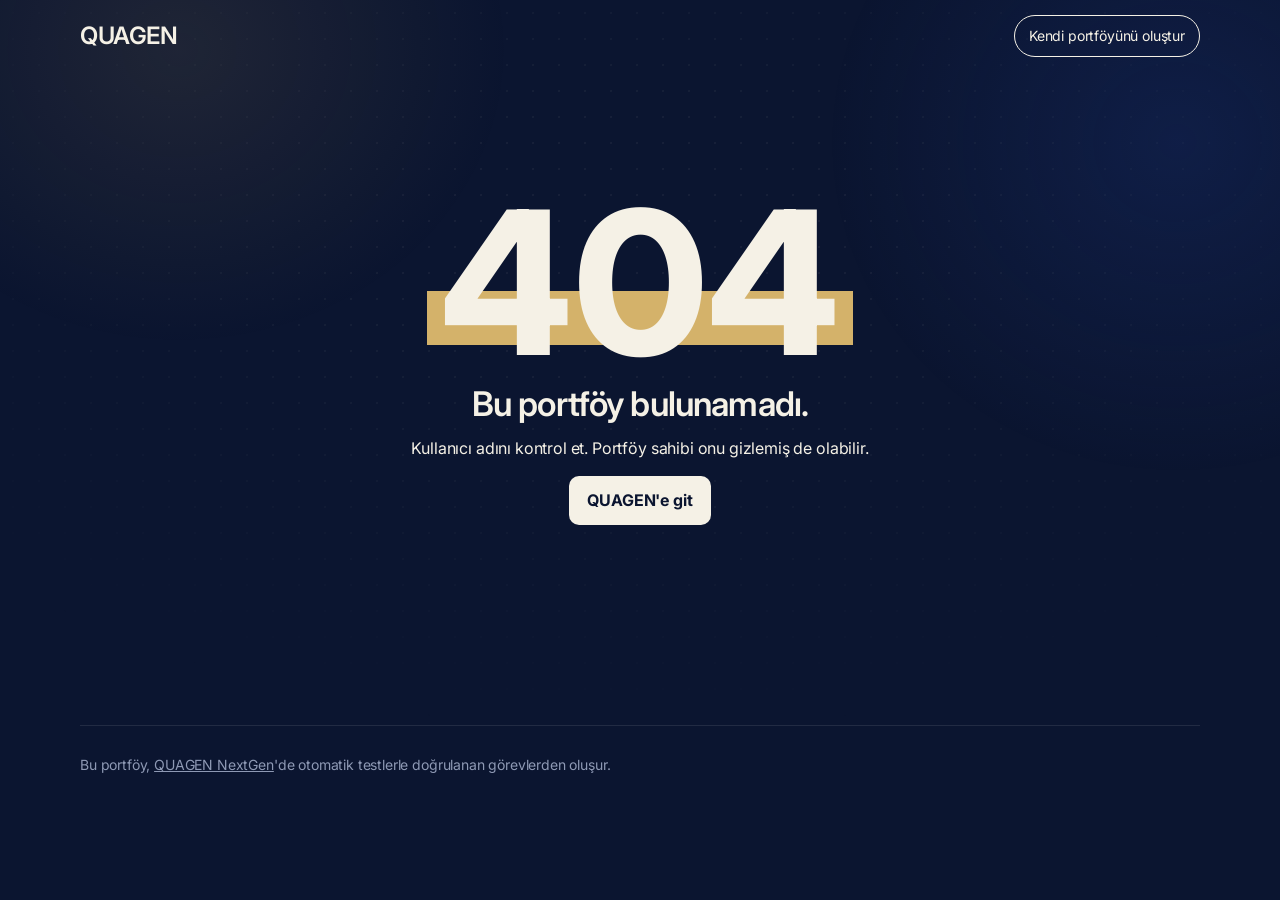
<file: portfolyo.html>
<!doctype html>
<html lang="tr" class="qp">
<head>
  <script>window.QUAGEN_STATIK = true; window.QUAGEN_BULUT = {"url":"https://lalqdppmjirelxngliim.supabase.co","anahtar":"sb_publishable_4_QRTlzAS4J74myS9klBng_SNF8kN42"};</script>
  <script src="assets/js/bulut.js?v=7f5de8db"></script>
  <meta charset="utf-8" />
  <meta name="viewport" content="width=device-width, initial-scale=1" />
  <title>Portföy — QUAGEN</title>
  <meta name="description" content="QUAGEN NextGen'de yazarak öğrenilen beceriler, sertifikalar ve projeler." />
  <link rel="preconnect" href="https://fonts.googleapis.com" />
  <link rel="preconnect" href="https://fonts.gstatic.com" crossorigin />
  <link href="https://fonts.googleapis.com/css2?family=Bricolage+Grotesque:opsz,wdth,wght@12..96,75..100,400..800&family=Inter:wght@400;500;600;700&family=IBM+Plex+Mono:wght@400;500;600&display=swap" rel="stylesheet" />
  <link rel="stylesheet" href="assets/css/tokens.css?v=1cc11b9f" />
  <link rel="stylesheet" href="assets/css/portfolyo.css?v=6b037c40" />
  <link rel="stylesheet" href="assets/css/cam.css?v=e13c68f2" />
  <link rel="stylesheet" href="assets/css/quagen-premium.css?v=81313d37" />
  <script>(function () { var t = "system"; try { t = JSON.parse(localStorage.getItem("kd-profile") || "{}").theme || "system"; } catch (e) {} if (t !== "light") t = "dark"; document.documentElement.dataset.theme = t; })();</script>
</head>
<body>
  <header class="top">
    <a class="logo" href="index.html">QUAGEN</a>
    <a class="cta" href="hesap.html#kayit">Kendi portföyünü oluştur</a>
  </header>
  <main id="pf" aria-live="polite">
    <div class="loading" aria-label="Yükleniyor"><span></span><span></span><span></span></div>
  </main>
  <footer class="foot"><span>Bu portföy, <a href="index.html">QUAGEN NextGen</a>'de otomatik testlerle doğrulanan görevlerden oluşur.</span></footer>
  <script>window.KD_FORCE_LANG = "js";</script>
  <script src="assets/js/engine.js?v=228fa445"></script>
  <script src="assets/js/python.js?v=738c7388"></script>
  <script src="assets/js/portfolyo.js?v=61b1bba2"></script>
</body>
</html>
</file>
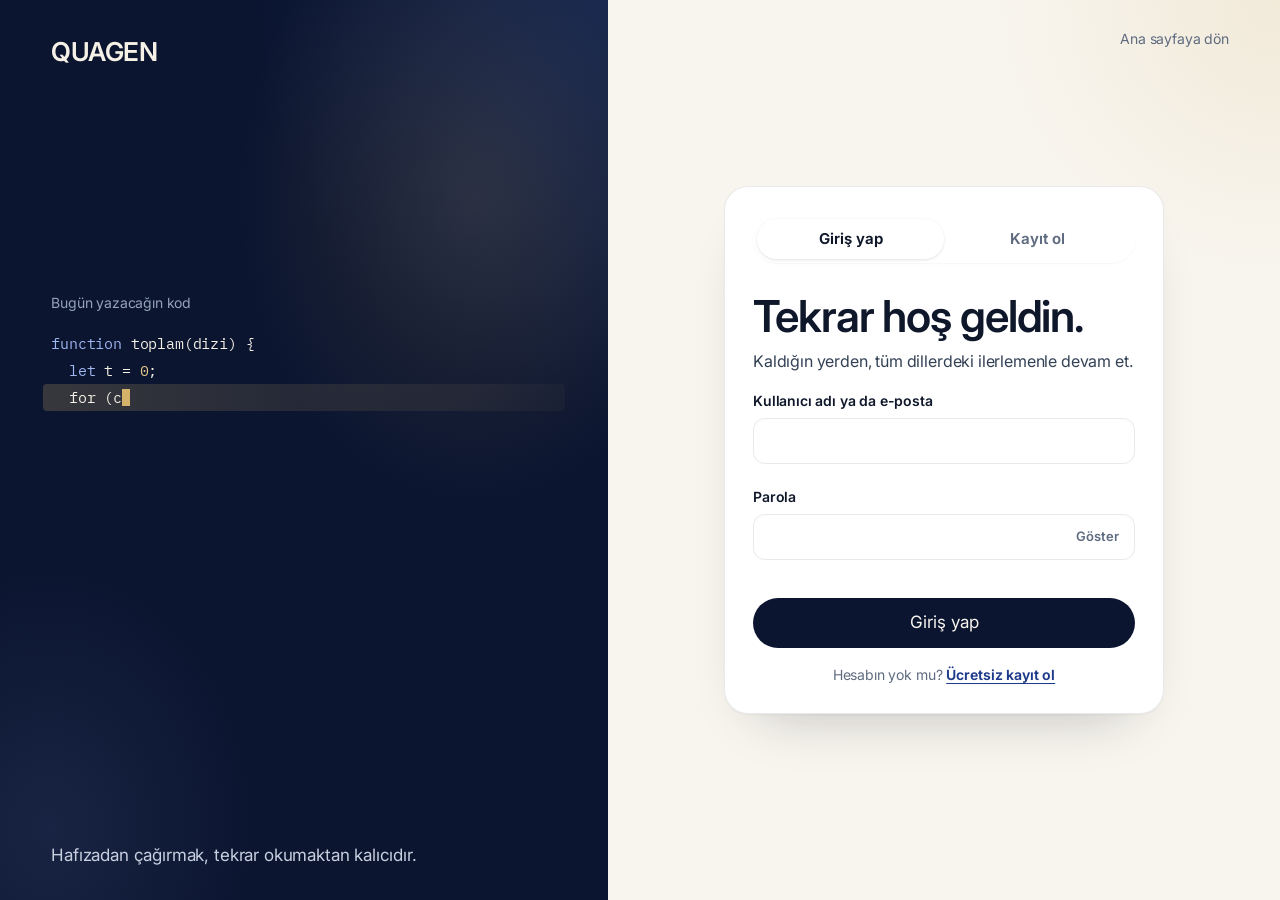
<file: pratik.html>
<!doctype html>
<html lang="tr" class="ngp">
<head>
  <script>window.QUAGEN_STATIK = true; window.QUAGEN_BULUT = {"url":"https://lalqdppmjirelxngliim.supabase.co","anahtar":"sb_publishable_4_QRTlzAS4J74myS9klBng_SNF8kN42"};</script>
  <script src="assets/js/bulut.js?v=7f5de8db"></script>
  <script>document.documentElement.classList.add("kapi-bekle"); setTimeout(function () { if (!window.KD_KAPI) document.documentElement.classList.remove("kapi-bekle"); }, 9000);</script>
  <meta charset="utf-8" />
  <meta name="viewport" content="width=device-width, initial-scale=1, viewport-fit=cover" />
  <title>QUAGEN Pratik — Günde 5 dakika kod antrenmanı</title>
  <meta name="description" content="Kısa, oyunlaştırılmış kod alıştırmaları: tahmin et, satırları sırala, boşluğu doldur, hatayı bul. Hata defteri ve aralıklı tekrarla kalıcı öğrenme." />
  <link rel="preconnect" href="https://fonts.googleapis.com" />
  <link rel="preconnect" href="https://fonts.gstatic.com" crossorigin />
  <link href="https://fonts.googleapis.com/css2?family=Inter:wght@400;500;600;700&family=IBM+Plex+Mono:wght@400;500;600&display=swap" rel="stylesheet" />
  <link rel="stylesheet" href="assets/css/tokens.css?v=1cc11b9f" />
  <link rel="stylesheet" href="assets/css/pratik.css?v=e1983d34" />
  <link rel="stylesheet" href="assets/css/cam.css?v=e13c68f2" />
  <link rel="stylesheet" href="assets/css/nextgen-premium.css?v=be6536cd" />
  <script>(function () { var t = "system"; try { t = JSON.parse(localStorage.getItem("kd-profile") || "{}").theme || "system"; } catch (e) {} if (t !== "light") t = "dark"; document.documentElement.dataset.theme = t; })();</script>
</head>
<body>
  <header class="pt-top">
    <a class="geri" href="nextgen.html" aria-label="NextGen'e dön"><svg viewBox="0 0 24 24" width="18" height="18" aria-hidden="true"><path d="M15 5l-7 7 7 7" fill="none" stroke="currentColor" stroke-width="2.2" stroke-linecap="round" stroke-linejoin="round"/></svg><span>NextGen</span></a>
    <a class="logo" href="nextgen.html" aria-label="NextGen">QUAGEN<span class="logo-tag">Pratik</span></a>
    <div class="pt-dil" id="dil" role="tablist" aria-label="Dil"></div>
    <div class="pt-stat" id="ust-stat"></div>
    <nav class="pt-nav">
      <a href="rehber.html">Kütüphane</a>
      <a class="quagen-don" href="index.html" aria-label="QUAGEN ana sayfasına dön"><svg viewBox="0 0 24 24" width="15" height="15" aria-hidden="true"><path d="M14 6l-6 6 6 6" fill="none" stroke="currentColor" stroke-width="2.4" stroke-linecap="round" stroke-linejoin="round"/></svg><span>QUAGEN'e dön</span></a>
      <button class="icon-btn" id="ses" aria-label="Sesi aç/kapat"></button>
      <button class="icon-btn" id="tema" aria-label="Temayı değiştir"><svg viewBox="0 0 24 24" width="18" height="18" aria-hidden="true"><path d="M21 12.8A9 9 0 1 1 11.2 3a7 7 0 0 0 9.8 9.8Z" fill="none" stroke="currentColor" stroke-width="2" stroke-linejoin="round"/></svg></button>
    </nav>
  </header>

  <div class="pt-shell">
    <main class="pt-yol" id="yol" aria-label="Ders yolu"></main>
    <aside class="pt-yan" id="yan" aria-label="Günlük durum"></aside>
  </div>

  <div class="ders" id="ders" role="dialog" aria-modal="true" aria-label="Ders" hidden></div>

  <script src="assets/js/curriculum.js?v=fe68ee88"></script>
  <script src="assets/js/curriculum-web.js?v=0246abc5"></script>
  <script src="assets/js/curriculum-react.js?v=4981c370"></script>
  <script src="assets/js/curriculum-algo.js?v=a495a9dc"></script>
  <script src="assets/js/curriculum-backend.js?v=410eb992"></script>
  <script src="assets/js/curriculum-c.js?v=d0219fc8"></script>
  <script src="assets/js/curriculum-c2.js?v=78ae1fbe"></script>
  <script src="assets/js/curriculum-py.js?v=0dce408e"></script>
  <script src="assets/js/curriculum-py2.js?v=83f746b7"></script>
  <script src="assets/js/engine.js?v=228fa445"></script>
  <script src="assets/js/kapi.js?v=610375a4"></script>
  <script src="assets/js/python.js?v=738c7388"></script>
  <script src="assets/js/rehber-veri.js?v=0dd1c925"></script>
  <script src="assets/js/pratik-uret.js?v=6c71d0f5"></script>
  <script src="assets/js/pratik.js?v=f75379bc"></script>
  <script src="assets/js/gecis.js?v=062d5fa7"></script>
</body>
</html>
</file>
<file: assets/css/tokens.css>
/* QUAGEN tasarım sistemi — ortak tokenlar (ana sayfa + NextGen)
 * Kimlik: çalışma defteri. Soğuk kâğıt, lacivert mürekkep, tek vurgu: fosforlu kalem.
 * Fosforlu kalem yalnızca "şu an önemli olan" şeyi işaretler: aktif satır, doğru cevap, odak.
 */
:root {
  --paper: #f5f6f8;
  --surface: #ffffff;
  --sunken: #eceff3;
  --ink: #13213a;
  --ink-2: #2e3b52;
  --graphite: #5b6678;
  --faint: #8792a4;
  --rule: #dfe3ea;
  --rule-2: #c7cfdb;

  --marker: #ffd84d;
  --marker-ink: #13213a;
  --marker-wash: rgba(255, 216, 77, 0.45);

  --pass: #11805b;
  --pass-wash: #e2f3eb;
  --fail: #c63434;
  --fail-wash: #fbe8e8;
  --warn: #9a5800;
  --warn-wash: #fff2d9;
  --link: #2858d0;

  --code-bg: #fbfbfc;
  --sx-k: #8a2bb8;
  --sx-s: #0d7a49;
  --sx-n: #b14605;
  --sx-l: #1d5fd1;
  --sx-c: #8892a4;
  --sx-tag: #b42357;
  --sx-attr: #1d5fd1;
  --sx-def: #13213a;

  --sans: "Bricolage Grotesque", ui-sans-serif, system-ui, -apple-system, "Segoe UI", sans-serif;
  --mono: "IBM Plex Mono", ui-monospace, "SF Mono", Menlo, monospace;

  --r-s: 6px;
  --r-m: 10px;
  --r-l: 16px;
  --float: 0 1px 0 rgba(19, 33, 58, 0.04), 0 16px 40px -12px rgba(19, 33, 58, 0.22);
  --ease: cubic-bezier(0.22, 1, 0.36, 1);
  color-scheme: light;
}

:root[data-theme="dark"] {
  --paper: #0c1424;
  --surface: #121c30;
  --sunken: #0a111e;
  --ink: #e7ecf4;
  --ink-2: #c3ccda;
  --graphite: #95a2b7;
  --faint: #6b788e;
  --rule: #223049;
  --rule-2: #31425f;
  --marker-wash: rgba(255, 216, 77, 0.16);
  --pass: #3cd08b;
  --pass-wash: rgba(60, 208, 139, 0.12);
  --fail: #ff7070;
  --fail-wash: rgba(255, 112, 112, 0.12);
  --warn: #f5b84a;
  --warn-wash: rgba(245, 184, 74, 0.12);
  --link: #93b4ff;
  --code-bg: #0e172a;
  --sx-k: #d19bf2;
  --sx-s: #8ee2a8;
  --sx-n: #f6b26b;
  --sx-l: #8cb8ff;
  --sx-c: #6b7a92;
  --sx-tag: #ff8fb7;
  --sx-attr: #8cb8ff;
  --sx-def: #e7ecf4;
  --float: 0 1px 0 rgba(0, 0, 0, 0.2), 0 18px 48px -12px rgba(0, 0, 0, 0.6);
  color-scheme: dark;
}

/* Sözdizimi renkleri (statik kod blokları) */
.t-k { color: var(--sx-k); font-style: normal; }
.t-s { color: var(--sx-s); font-style: normal; }
.t-n { color: var(--sx-n); font-style: normal; }
.t-l { color: var(--sx-l); font-style: normal; }
.t-c { color: var(--sx-c); font-style: italic; }
.t-tag { color: var(--sx-tag); font-style: normal; }

/* Fosforlu kalem: metnin arkasına hafif eğik bir vurgu */
.mark {
  background: linear-gradient(100deg, transparent 0.2em, var(--marker) 0.3em, var(--marker) calc(100% - 0.3em), transparent calc(100% - 0.2em));
  background-size: 100% 70%;
  background-position: 0 70%;
  background-repeat: no-repeat;
  color: var(--marker-ink);
  padding: 0 0.15em;
  box-decoration-break: clone;
  -webkit-box-decoration-break: clone;
}
</file>
<file: assets/css/landing.css>
/* QUAGEN — ana sayfa (tokenlar: tokens.css) */
* { box-sizing: border-box; margin: 0; padding: 0; }
[hidden] { display: none !important; }
html { scroll-behavior: smooth; -webkit-text-size-adjust: 100%; }
body { background: var(--paper); color: var(--ink); font: 16px/1.6 var(--sans); font-optical-sizing: auto; -webkit-font-smoothing: antialiased; overflow-x: hidden; }
a { color: inherit; }
button { font: inherit; cursor: pointer; border: 0; background: none; color: inherit; }
code, kbd, pre { font-family: var(--mono); }
:focus-visible { outline: 2px solid var(--ink); outline-offset: 3px; box-shadow: 0 0 0 6px var(--marker-wash); border-radius: var(--r-s); }
::selection { background: var(--marker); color: var(--marker-ink); }
.wrap { width: min(1200px, 100% - 48px); margin-inline: auto; }
.skip { position: absolute; left: 12px; top: -80px; z-index: 100; padding: 8px 12px; background: var(--ink); color: var(--paper); border-radius: var(--r-s); }
.skip:focus { top: 8px; }
h1, h2, h3 { font-weight: 750; font-stretch: 80%; letter-spacing: -0.025em; line-height: 1; }
kbd { display: inline-block; min-width: 1.7em; padding: 0 0.4em; border: 1px solid var(--rule-2); border-bottom-width: 2px; border-radius: 4px; font-size: 11px; line-height: 1.7; text-align: center; color: var(--graphite); background: var(--surface); }

/* Butonlar */
.btn { display: inline-flex; align-items: center; justify-content: center; gap: 8px; height: 40px; padding: 0 16px; border-radius: var(--r-m); font-weight: 650; font-size: 15px; text-decoration: none; white-space: nowrap; transition: background 0.15s, color 0.15s, border-color 0.15s, transform 0.1s; }
.btn:active { transform: translateY(1px); }
.btn-lg { height: 50px; padding: 0 22px; font-size: 16px; }
.btn-ink { background: var(--ink); color: var(--paper); }
.btn-ink:hover { background: var(--ink-2); }
.btn-line { border: 1.5px solid var(--ink); color: var(--ink); }
.btn-line:hover { background: var(--surface); }
.btn-marker { background: var(--marker); color: var(--marker-ink); box-shadow: inset 0 0 0 1.5px var(--ink); }
.btn-marker:hover { background: #ffe27a; }

/* Logo */
.logo { font-size: 24px; font-weight: 800; font-stretch: 78%; letter-spacing: -0.035em; text-decoration: none; background: linear-gradient(transparent 58%, var(--marker) 58%, var(--marker) 92%, transparent 92%); padding: 0 2px; }

/* Üst menü */
.nav { position: sticky; top: 0; z-index: 50; background: color-mix(in srgb, var(--paper) 90%, transparent); backdrop-filter: saturate(1.4) blur(12px); border-bottom: 1px solid transparent; transition: border-color 0.2s; }
.nav.scrolled { border-bottom-color: var(--rule); }
.nav-in { display: flex; align-items: center; gap: 32px; height: 64px; }
.nav-links { display: flex; gap: 26px; margin-left: auto; font-size: 15px; font-weight: 500; }
.nav-links a { text-decoration: none; color: var(--ink-2); white-space: nowrap; }
.nav-links a:hover { color: var(--ink); text-decoration: underline; text-decoration-color: var(--marker); text-decoration-thickness: 3px; text-underline-offset: 5px; }



/* Bölümler */
.section { padding: 112px 0; }
.sec-head { max-width: 760px; margin-bottom: 48px; }
.sec-head h2 { font-size: clamp(36px, 4.4vw, 60px); margin-bottom: 16px; }
.sec-head p { font-size: 18px; color: var(--ink-2); max-width: 62ch; }

/* Akış: dört adım */

/* Müfredat */
.tracks { display: grid; gap: 20px; }
.track-tabs { display: flex; flex-wrap: wrap; gap: 4px; padding: 4px; border-radius: var(--r-m); background: var(--paper); width: fit-content; max-width: 100%; }
.track-tabs button { padding: 9px 16px; border-radius: 7px; font-weight: 650; font-size: 15px; color: var(--graphite); }
.track-tabs button:hover { color: var(--ink); }
.track-tabs button[aria-selected="true"] { background: var(--ink); color: var(--paper); }
.track-tabs button small { font-weight: 500; opacity: 0.7; margin-left: 6px; }
.track-panel { background: var(--surface); border: 1px solid var(--rule); border-radius: var(--r-l); overflow: hidden; }
.track-intro { display: flex; flex-wrap: wrap; justify-content: space-between; gap: 8px 24px; padding: 20px 24px; border-bottom: 1px solid var(--rule); }
.track-intro p { color: var(--ink-2); max-width: 70ch; }
.track-intro .req { font-size: 14px; color: var(--graphite); }
.phase-rows { list-style: none; }
.phase-rows li { display: grid; grid-template-columns: 56px minmax(0, 1.1fr) minmax(0, 1fr); gap: 20px; padding: 18px 24px; border-bottom: 1px solid var(--rule); align-items: start; }
.phase-rows li:last-child { border-bottom: 0; }
.pr-no { font-size: 28px; font-weight: 750; font-stretch: 80%; line-height: 1; color: var(--faint); font-variant-numeric: tabular-nums; }
.pr-t h3 { font-size: 21px; font-stretch: 85%; letter-spacing: -0.015em; margin-bottom: 4px; }
.pr-t p { font-size: 14.5px; color: var(--graphite); }
.pr-tasks { list-style: none; display: grid; gap: 4px; font-size: 14px; }
.pr-tasks li { all: unset; display: flex; gap: 8px; align-items: baseline; color: var(--ink-2); }
.pr-tasks .kind { font-size: 12px; color: var(--graphite); min-width: 84px; }




/* SSS */
.faq details { border-top: 1px solid var(--rule-2); max-width: 860px; }
.faq details:last-of-type { border-bottom: 1px solid var(--rule-2); }
.faq summary { list-style: none; cursor: pointer; display: flex; justify-content: space-between; align-items: center; gap: 24px; padding: 22px 0; font-size: 20px; font-weight: 700; font-stretch: 90%; }
.faq summary::-webkit-details-marker { display: none; }
.faq summary::after { content: ""; flex: none; width: 10px; height: 10px; border-right: 2px solid var(--ink); border-bottom: 2px solid var(--ink); transform: rotate(45deg) translate(-3px, -3px); transition: transform 0.2s var(--ease); }
.faq details[open] summary::after { transform: rotate(-135deg) translate(-3px, -3px); }
.faq details p { padding-bottom: 22px; color: var(--ink-2); max-width: 70ch; }

/* Son çağrı */
.cta { background: var(--marker); }
.cta-in { display: flex; flex-wrap: wrap; justify-content: space-between; align-items: center; gap: 24px; padding: 72px 0; }
.cta h2 { font-size: clamp(40px, 5.4vw, 76px); color: var(--marker-ink); }
.cta .btn-marker { background: var(--ink); color: var(--paper); box-shadow: none; }
.cta .btn-marker:hover { background: var(--ink-2); }

.foot { border-top: 1px solid var(--rule); }
.foot-in { display: flex; flex-wrap: wrap; align-items: center; gap: 28px; padding: 28px 0; font-size: 14px; color: var(--graphite); }
.foot-in .logo { font-size: 20px; color: var(--ink); }
.foot-in a { text-decoration: none; }
.foot-in a:hover { color: var(--ink); text-decoration: underline; }
.foot-c { margin-left: auto; }

/* ======== NextGen geçişi ======== */
.warp { position: fixed; inset: 0; z-index: 1000; pointer-events: none; background: #0c1424; clip-path: circle(0 at var(--x, 50%) var(--y, 50%)); transition: clip-path 0.7s cubic-bezier(0.7, 0, 0.2, 1); }
.warp.on { pointer-events: all; clip-path: circle(150% at var(--x, 50%) var(--y, 50%)); }
.warp canvas { position: absolute; inset: 0; width: 100%; height: 100%; }
.warp-ui { position: absolute; inset: 0; display: grid; place-content: center; text-align: center; gap: 18px; }
.warp-title { font: 800 clamp(64px, 13vw, 180px)/1 var(--sans); font-stretch: 75%; letter-spacing: -0.04em; color: #e7ecf4; opacity: 0; transform: scale(0.94); transition: opacity 0.4s 0.3s, transform 1.4s 0.3s var(--ease); }
.warp-title .g { color: var(--marker); }
.warp.on .warp-title { opacity: 1; transform: scale(1); }
.warp-status { font-size: 14px; color: #95a2b7; opacity: 0; transition: opacity 0.3s 0.45s; }
.warp.on .warp-status { opacity: 1; }
.warp-bar { justify-self: center; width: min(280px, 70vw); height: 3px; background: #223049; overflow: hidden; border-radius: 3px; }
.warp-bar i { display: block; height: 100%; width: 100%; background: var(--marker); transform: scaleX(0); transform-origin: left; }
.warp.on .warp-bar i { transition: transform 1.1s 0.4s cubic-bezier(0.6, 0, 0.2, 1); transform: scaleX(1); }
.warp.flash::after { content: ""; position: absolute; inset: 0; background: var(--marker); animation: flash 0.3s ease-in forwards; }
@keyframes flash { from { opacity: 0; } to { opacity: 1; } }

/* Duyarlı */
@media (max-width: 1040px) {
  .phase-rows li { grid-template-columns: 44px 1fr; }
  .pr-tasks { grid-column: 2; }
}
@media (max-width: 720px) {
  .wrap { width: calc(100% - 32px); }
  .nav-links { display: none; }
  .nav-in .btn { margin-left: auto; }
  .section { padding: 80px 0; }
  .track-tabs { width: 100%; }
  .track-tabs button { flex: 1; padding: 9px 10px; }
  .track-tabs button small { display: none; }
  .phase-rows li { padding: 16px; gap: 12px; }
  .foot-c { margin-left: 0; }
}
@media (prefers-reduced-motion: reduce) {
  html { scroll-behavior: auto; }
  *, *::before, *::after { animation: none !important; transition: none !important; }
}

/* Dil seçimi */
.chooser { margin: auto; width: min(620px, calc(100vw - 32px)); border: 1px solid var(--rule); border-radius: var(--r-l); background: var(--surface); color: var(--ink); box-shadow: var(--float); padding: 0; }
.chooser::backdrop { background: rgba(12, 20, 36, 0.5); backdrop-filter: blur(2px); }
.chooser form { display: grid; gap: 14px; padding: 24px; }
.chooser header { display: flex; justify-content: space-between; align-items: start; gap: 16px; }
.chooser h2 { font-size: clamp(28px, 4vw, 38px); }
.chooser .x { font-size: 28px; line-height: 1; width: 36px; height: 36px; border-radius: var(--r-m); color: var(--graphite); }
.chooser .x:hover { background: var(--sunken); color: var(--ink); }
.chooser-sub { color: var(--ink-2); }
.chooser-list { display: grid; gap: 10px; }
.ch-card { display: grid; grid-template-columns: 64px 1fr auto; gap: 16px; align-items: center; padding: 16px; border: 1.5px solid var(--rule-2); border-radius: var(--r-l); background: var(--surface); text-align: left; transition: border-color 0.15s, background 0.15s; }
.ch-card:hover, .ch-card:focus-visible { border-color: var(--ink); background: var(--marker-wash); }
.ch-mark { display: grid; place-items: center; width: 64px; height: 64px; border-radius: 14px; background: var(--ink); color: var(--marker); font-size: 24px; font-weight: 800; font-stretch: 78%; letter-spacing: -0.03em; }
.ch-body { display: grid; gap: 3px; }
.ch-body b { font-size: 20px; font-stretch: 85%; }
.ch-body span { color: var(--ink-2); font-size: 14.5px; }
.ch-body small { color: var(--graphite); font-size: 13px; }
.ch-go { font-weight: 700; font-size: 14px; padding: 8px 14px; border-radius: var(--r-m); background: var(--ink); color: var(--paper); white-space: nowrap; }
@media (max-width: 560px) { .ch-card { grid-template-columns: 48px 1fr; } .ch-mark { width: 48px; height: 48px; font-size: 18px; } .ch-go { grid-column: 2; justify-self: start; } }

/* ===== Hesap bağlantıları ve hareket ===== */
.nav-login { font-size: 15px; font-weight: 650; text-decoration: none; padding: 8px 12px; border-radius: var(--r-m); }
.nav-login:hover { background: var(--surface); }
.nav-user { display: inline-flex; align-items: center; gap: 8px; text-decoration: none; font-weight: 650; font-size: 14px; padding: 4px 10px 4px 4px; border-radius: 999px; transition: background 0.2s; }
.nav-user:hover { background: var(--surface); }
.nav-av { display: grid; place-items: center; width: 32px; height: 32px; border-radius: 50%; background: #13213a; color: #ffd84d; font-size: 12px; font-weight: 800; box-shadow: 0 0 0 2px var(--paper), 0 0 0 3px var(--marker); }

.rv { opacity: 0; transform: translateY(22px); transition: opacity 0.7s var(--ease), transform 0.8s var(--ease); }
.rv.in { opacity: 1; transform: none; }
.ch-card { animation: chIn 0.45s var(--ease) both; }
.ch-card:nth-child(2) { animation-delay: 0.08s; }
@keyframes chIn { from { opacity: 0; transform: translateY(10px); } }
.chooser[open] { animation: dlgIn 0.3s var(--ease); }
@keyframes dlgIn { from { opacity: 0; transform: translateY(12px) scale(0.98); } }
@media (max-width: 720px) { .nav-un { display: none; } .nav-login { display: none; } }
@media (prefers-reduced-motion: reduce) { .hero-h .w, .hero-copy .lead, .hero-cta, .facts, .try, .rv { opacity: 1 !important; transform: none !important; } .sec-head h2 { background-size: 100% 100% !important; } }

/* ---------- Pratik ve Rehber vitrini ---------- */
.arac-grid { display: grid; grid-template-columns: repeat(2, minmax(0, 1fr)); gap: 20px; }
.arac { display: grid; gap: 14px; align-content: start; padding: 30px; border-radius: 24px; border: 1px solid var(--rule); background: var(--surface); box-shadow: var(--float); position: relative; overflow: hidden; }
.arac.rv:nth-child(2) { transition-delay: 0.1s; }
.arac > .btn { justify-self: start; margin-top: 4px; }
.arac-k { font: 600 12px var(--mono); letter-spacing: 0.07em; text-transform: uppercase; color: var(--graphite); }
.arac h3 { font-size: clamp(24px, 2.4vw, 32px); line-height: 1.1; letter-spacing: -0.025em; font-stretch: 86%; }
.arac > p:not(.arac-k) { color: var(--ink-2); }
.arac-rehber::before { content: ""; position: absolute; right: -80px; top: -80px; width: 240px; height: 240px; border-radius: 50%; background: radial-gradient(circle, var(--marker-wash), transparent 70%); pointer-events: none; }
.rd input { width: 100%; height: 54px; padding: 0 18px; border-radius: 14px; border: 1.5px solid var(--rule-2); background: var(--paper); font: 500 17px var(--sans); color: var(--ink); outline: none; transition: border-color 0.2s, box-shadow 0.2s; }
.rd input:focus { border-color: var(--ink); box-shadow: 0 0 0 5px var(--marker-wash); }
.rd-sonuc { min-height: 92px; display: grid; gap: 10px; align-content: start; }
.rd-baslik { display: flex; align-items: center; gap: 10px; font-weight: 700; font-size: 17px; animation: rdGir 0.35s var(--ease) both; }
.rd-baslik span { font: 600 11px var(--mono); text-transform: uppercase; letter-spacing: 0.06em; padding: 3px 8px; border-radius: 6px; background: var(--pass-wash); color: var(--pass); }
.rd-eq { display: flex; flex-wrap: wrap; gap: 8px; }
.rd-eq a { display: inline-flex; align-items: stretch; border-radius: 10px; border: 1px solid var(--rule); overflow: hidden; font-size: 13px; text-decoration: none; color: var(--ink); animation: rdGir 0.35s calc(var(--i) * 50ms) var(--ease) both; transition: transform 0.2s var(--ease), border-color 0.2s; }
.rd-eq a:hover { transform: translateY(-2px); border-color: var(--c); }
.rd-eq b { padding: 6px 9px; background: color-mix(in srgb, var(--c) 30%, var(--surface)); font-size: 11.5px; }
.rd-eq code { padding: 6px 10px; }
.rd-yok { color: var(--graphite); font-size: 14px; }
@keyframes rdGir { from { opacity: 0; transform: translateY(8px); } }
.pd { display: grid; gap: 12px; padding: 18px; border-radius: 18px; background: var(--paper); border: 1px solid var(--rule); }
.pd-ust { display: flex; align-items: center; gap: 12px; }
.pd-bar { flex: 1; height: 12px; border-radius: 99px; background: var(--sunken); overflow: hidden; }
.pd-bar i { display: block; height: 100%; width: 20%; border-radius: inherit; background: #1f9d55; }
.arac-pratik.in .pd-bar i { animation: pdBar 3.2s 0.6s var(--ease) infinite; }
@keyframes pdBar { 0% { width: 20%; } 45%, 100% { width: 62%; } }
.pd-can { color: #ef4b5f; font-weight: 800; }
.pd-etiket { display: flex; align-items: center; gap: 10px; font: 700 12px var(--mono); text-transform: uppercase; letter-spacing: 0.06em; color: var(--link); }
.pd-kombo { padding: 2px 9px; border-radius: 99px; background: rgba(255, 138, 31, 0.16); color: #e3740d; font-family: var(--sans); text-transform: none; letter-spacing: 0; }
.pd-kod { margin: 0; padding: 12px 14px; border-radius: 12px; background: var(--code-bg); border: 1px solid var(--rule); font-size: 14px; }
.pd-sec { display: grid; grid-template-columns: repeat(4, 1fr); gap: 8px; }
.pd-sec span { display: grid; place-items: center; height: 46px; border-radius: 12px; border: 2px solid var(--rule-2); box-shadow: 0 3px 0 var(--rule-2); font: 600 14px var(--mono); background: var(--surface); }
.arac-pratik.in .pd-sec span.ok { animation: pdOk 3.2s 0.6s var(--ease) infinite; }
@keyframes pdOk { 0%, 30% { border-color: var(--rule-2); box-shadow: 0 3px 0 var(--rule-2); color: var(--ink); transform: none; } 38% { transform: translateY(-5px); } 45%, 100% { border-color: #1f9d55; box-shadow: 0 3px 0 #1f9d55; color: #1f9d55; background: rgba(31, 157, 85, 0.1); transform: none; } }
@media (max-width: 860px) { .arac-grid { grid-template-columns: 1fr; } .arac { padding: 22px; } .pd-sec { grid-template-columns: 1fr 1fr; } }
@media (prefers-reduced-motion: reduce) { .arac-pratik .pd-bar i, .arac-pratik .pd-sec span.ok { animation: none !important; } }
@media (max-width: 1100px) { .nav-links { gap: 18px; font-size: 14px; } .nav-links a[href="#sss"], .nav-links a[href="#arastirma"] { display: none; } }

/* ==========================================================================
   v8 — KAM'li açılış ve cam yüzeyler
   ========================================================================== */
body { overflow-x: clip; }
.section { padding: 96px 0 0; }
.sec-head { margin-bottom: 32px; }
.sec-head h2 { font-size: clamp(34px, 4.2vw, 56px); }
.sec-head p { margin-top: 14px; }

/* Üst menü: sayfanın üstünde yüzen cam şerit */
.nav { position: sticky; top: 12px; z-index: 50; background: none; backdrop-filter: none; border: 0; padding: 0 12px; }
.nav-in { width: min(1200px, 100%); margin-inline: auto; height: 60px; padding: 0 10px 0 20px; gap: 24px; border-radius: 20px; background: var(--glass-strong); }
.nav.scrolled .nav-in { box-shadow: var(--glass-shadow), 0 10px 30px -18px rgba(19, 33, 58, 0.5); }
.nav-links a { position: relative; padding: 6px 2px; }
.nav-links a::after { content: ""; position: absolute; left: 0; right: 0; bottom: 0; height: 3px; border-radius: 2px; background: var(--marker); transform: scaleX(0); transform-origin: left; transition: transform 0.25s var(--ease); }
.nav-links a:hover { text-decoration: none; }
.nav-links a:hover::after { transform: scaleX(1); }
.btn { border-radius: 12px; }
.btn-line { border: 1px solid var(--glass-edge); background: var(--glass-strong); backdrop-filter: var(--blur); -webkit-backdrop-filter: var(--blur); }
.btn-ink { box-shadow: inset 0 1px 0 rgba(255, 255, 255, 0.18), 0 10px 22px -12px rgba(19, 33, 58, 0.8); }
.btn-marker { box-shadow: inset 0 1px 0 rgba(255, 255, 255, 0.6), 0 10px 24px -12px rgba(214, 150, 0, 0.9); }
:root[data-theme="dark"] .btn-ink { background: #f1f4fa; color: #0c1424; }

/* Açılış */
.hero { padding: 56px 0 0; }
.hero-ust { display: flex; align-items: center; gap: clamp(18px, 3vw, 36px); margin-bottom: 36px; }
.hero-h { font-size: clamp(48px, 7.4vw, 104px); line-height: 0.92; letter-spacing: -0.035em; }
.lead { margin-top: 16px; max-width: 46ch; font-size: clamp(17px, 1.5vw, 20px); line-height: 1.5; color: var(--ink-2); }
.hero-ust > *, .sahne { opacity: 0; transform: translateY(16px); transition: opacity 0.7s var(--ease), transform 0.7s var(--ease); }
.ready .hero-ust > *, .ready .sahne { opacity: 1; transform: none; }
.ready .hero-ust > div { transition-delay: 0.12s; }
.ready .sahne { transition-delay: 0.3s; }

/* Sahne: solda sohbet, sağda canlı kod */
.sahne { display: grid; grid-template-columns: minmax(0, 5fr) minmax(0, 6fr); height: clamp(430px, 58vh, 540px); border-radius: 28px; overflow: hidden; }
.s-sohbet { display: flex; flex-direction: column; min-width: 0; min-height: 0; }
.s-sohbet .kam-akis { padding: 22px 22px 10px; gap: 10px; }
.s-sohbet .kam-cevap { justify-content: flex-start; padding-left: 62px; min-height: 58px; }
.s-sohbet .kam-cevap:not(:empty) { padding: 4px 22px 18px 62px; }
.kam-satir { display: flex; align-items: flex-end; gap: 10px; animation: kam-gel 0.3s var(--ease) both; }
.kam-satir.s { justify-content: flex-end; }
.kam-satir .kam-av { font-size: 30px; margin-bottom: 2px; }
.kam-satir .kam-msg { animation: none; font-size: 15.5px; max-width: 80%; }
.kam-satir .kam-msg.k { background: var(--surface); }
.s-kod { display: flex; flex-direction: column; min-width: 0; min-height: 0; margin: 10px 10px 10px 0; border-radius: 20px; background: var(--code-bg); border: 1px solid var(--glass-edge); overflow: hidden; box-shadow: 0 18px 40px -26px rgba(19, 33, 58, 0.55); }
.s-isik { display: inline-flex; gap: 6px; }
.s-isik i { width: 10px; height: 10px; border-radius: 50%; background: var(--rule-2, var(--rule)); }
.s-isik i:first-child { background: var(--marker); }
.s-kod .sahne-kod { font-size: 14.5px; padding-top: 16px; }
.s-kod .sahne-cikti { max-height: none; padding: 12px 18px 16px; font-size: 14px; }
.s-kod .sahne-cikti .log { font-size: 15px; font-weight: 500; }

/* Bir ders: dört adım */
.adimlar { list-style: none; display: grid; grid-template-columns: repeat(5, minmax(0, 1fr)); gap: 12px; }
.adimlar li { position: relative; padding: 22px 20px 24px; border-radius: 22px; transition: transform 0.3s var(--ease), box-shadow 0.3s; }
.adimlar li:hover { transform: translateY(-4px); }
.adim-n { display: grid; place-items: center; width: 34px; height: 34px; margin-bottom: 44px; border-radius: 11px; background: var(--ink); color: var(--paper); font-weight: 800; font-size: 15px; }
.adimlar li:nth-child(2) .adim-n { background: var(--marker); color: var(--marker-ink); }
.adimlar h3 { font-size: 25px; margin-bottom: 8px; }
.adimlar p { color: var(--ink-2); font-size: 15px; line-height: 1.5; }
.adimlar li.rv:nth-child(2) { transition-delay: 0.07s; } .adimlar li.rv:nth-child(3) { transition-delay: 0.14s; } .adimlar li.rv:nth-child(4) { transition-delay: 0.21s; }

/* Dersler */
.track-tabs { border-radius: 16px; padding: 5px; }
.track-tabs button { border-radius: 11px; transition: background 0.2s, color 0.2s, transform 0.14s var(--ease); }
.track-tabs button:active { transform: scale(0.97); }
.track-panel { border-radius: 24px; background: var(--glass); max-height: 620px; overflow-y: auto; }
.phase-rows li { transition: background 0.2s; }
.phase-rows li:hover { background: var(--glass-strong); }

/* Yardımcılar */
.arac { border-radius: 26px; background: var(--glass); border: 1px solid var(--glass-edge); }
.arac-rehber::before { display: none; }
.rd input { background: var(--glass-strong); }
.pd { background: var(--glass-strong); }

/* SSS */
.faq-liste { border-radius: 24px; padding: 6px 26px; max-width: 880px; }
.faq details { border-top: 1px solid var(--glass-edge); max-width: none; }
.faq details:first-child { border-top: 0; }
.faq details:last-of-type { border-bottom: 0; }

/* Kapanış */
.cta { background: none; padding: 96px 0 72px; }
.cta-in { display: flex; align-items: center; gap: 22px; padding: 30px 34px; border-radius: 28px; }
.cta-in .kam-av { font-size: 64px; }
.cta h2 { flex: 1; font-size: clamp(32px, 4.4vw, 58px); color: var(--ink); }
.cta .btn-marker { background: var(--marker); color: var(--marker-ink); }
.cta .btn-marker:hover { background: #ffe27a; }
.foot { border-top: 1px solid var(--glass-edge); }
.chooser { background: var(--glass-strong); backdrop-filter: var(--blur); -webkit-backdrop-filter: var(--blur); border-color: var(--glass-edge); border-radius: 24px; }

@media (max-width: 1040px) {
  .adimlar { grid-template-columns: repeat(2, minmax(0, 1fr)); }
  .adim-n { margin-bottom: 24px; }
}
@media (max-width: 820px) {
  .hero { padding-top: 32px; }
  .hero-ust { align-items: flex-start; margin-bottom: 24px; }
  .sahne { grid-template-columns: 1fr; grid-template-rows: auto minmax(0, 1fr); height: auto; border-radius: 22px; }
  .s-kod { order: -1; margin: 8px 8px 0; border-radius: 16px; }
  .s-kod .sahne-kod { font-size: 12.5px; padding: 10px 0; max-height: 190px; }
  .s-sohbet { height: 380px; }
  .s-sohbet .kam-akis { padding: 16px 14px 8px; }
  .s-sohbet .kam-cevap, .s-sohbet .kam-cevap:not(:empty) { padding-left: 14px; padding-right: 14px; }
  .kam-satir .kam-msg { max-width: 86%; }
  .section { padding-top: 64px; }
  .nav { top: 8px; padding: 0 8px; }
  .nav-in { height: 54px; padding: 0 8px 0 14px; gap: 10px; }
  .cta-in { flex-direction: column; align-items: flex-start; padding: 24px; }
  .faq-liste { padding: 4px 18px; }
}
@media (max-width: 560px) {
  .adimlar { grid-template-columns: 1fr; }
  .adim-n { margin-bottom: 16px; }
}
.kam-satir.k:has(+ .kam-satir.k) .kam-av { visibility: hidden; }
.s-sohbet .kam-akis { scrollbar-width: none; }
.s-sohbet .kam-akis::-webkit-scrollbar { display: none; }

/* v9 — iki dünya, kayıt düğmesi, NextGen kapısı */
.nav-in { gap: 16px; }
.nav-links { gap: 22px; }
.nav-tema { display: grid; place-items: center; width: 38px; height: 38px; border-radius: 12px; color: var(--graphite); transition: background 0.2s, color 0.2s, transform 0.3s var(--ease); }
.nav-tema:hover { background: var(--glass); color: var(--ink); transform: rotate(-18deg); }
.nav-kayit { gap: 7px; height: 40px; padding: 0 14px; }
:root[data-theme="dark"] .nav-kayit { background: var(--marker); color: var(--marker-ink); }
.nav-user { margin-left: 0; }
.kapi { position: relative; display: grid; grid-template-columns: minmax(0, 1.3fr) minmax(0, 1fr); gap: 32px; align-items: center; padding: clamp(28px, 4vw, 52px); border-radius: 32px; overflow: hidden; color: #e7ecf4;
  background: radial-gradient(90% 120% at 100% 0%, rgba(84, 132, 255, 0.5), transparent 60%), radial-gradient(70% 100% at 0% 100%, rgba(255, 216, 77, 0.22), transparent 60%), #0b1230;
  border: 1px solid rgba(255, 255, 255, 0.1); box-shadow: 0 30px 70px -36px rgba(11, 18, 48, 0.9); }
.kapi h2 { font-size: clamp(36px, 5vw, 68px); color: #fff; }
.kapi p { margin: 16px 0 26px; max-width: 46ch; font-size: 17px; line-height: 1.5; color: rgba(231, 236, 244, 0.8); }
.kapi-diller { list-style: none; display: grid; gap: 10px; }
.kapi-diller li { display: flex; align-items: baseline; justify-content: space-between; gap: 12px; padding: 16px 20px; border-radius: 18px; background: rgba(255, 255, 255, 0.07); border: 1px solid rgba(255, 255, 255, 0.1); backdrop-filter: blur(10px); -webkit-backdrop-filter: blur(10px); transition: transform 0.3s var(--ease), background 0.3s; }
.kapi-diller li:hover { transform: translateX(-6px); background: rgba(255, 255, 255, 0.12); }
.kapi-diller b { font-size: 24px; font-weight: 750; font-stretch: 82%; letter-spacing: -0.02em; }
.kapi-diller span { font-size: 14px; color: rgba(231, 236, 244, 0.65); }
@media (max-width: 820px) { .kapi { grid-template-columns: 1fr; border-radius: 24px; } .dunya > * { padding: 0 10px; height: 28px; font-size: 12.5px; } .nav-kayit span { display: none; } .nav-kayit { padding: 0 11px; } .nav-tema { display: none; } .nav-in .btn { margin-left: 0; } .dunya { margin-right: auto; } }
@media (min-width: 821px) { .nav-links { margin-left: auto; } }

/* v10 — bilgi bölümleri */
.kam-ozellik { display: grid; grid-template-columns: repeat(2, minmax(0, 1fr)); gap: 14px; }
.kam-ozellik article { padding: 26px 26px 28px; border-radius: 24px; transition: transform 0.3s var(--ease); }
.kam-ozellik article:hover, .bilim article:hover { transform: translateY(-4px); }
.kam-ozellik h3 { font-size: clamp(24px, 2.4vw, 32px); margin-bottom: 10px; }
.kam-ozellik p { color: var(--ink-2); max-width: 46ch; }
.bilim { display: grid; grid-template-columns: repeat(3, minmax(0, 1fr)); gap: 14px; }
.bilim article { display: flex; flex-direction: column; gap: 10px; padding: 22px; border-radius: 22px; transition: transform 0.3s var(--ease); }
.bilim h3 { font-size: 24px; }
.bilim p { color: var(--ink-2); font-size: 15px; line-height: 1.5; }
.bilim .b-site { margin-top: auto; padding: 10px 12px; border-radius: 12px; background: var(--marker-wash); color: var(--ink); font-weight: 600; font-size: 14px; }
.bilim .b-kaynak { font-size: 12.5px; color: var(--graphite); }
.rakamlar { display: grid; grid-template-columns: repeat(4, minmax(0, 1fr)); border-radius: 26px; overflow: hidden; }
.rakamlar > div { padding: 26px 24px; border-left: 1px solid var(--glass-edge); }
.rakamlar > div:first-child { border-left: 0; }
.rakamlar dt { font-size: clamp(40px, 5vw, 68px); font-weight: 800; font-stretch: 78%; letter-spacing: -0.04em; line-height: 1; }
.rakamlar dd { margin-top: 8px; color: var(--ink-2); font-size: 15px; max-width: 20ch; }
@media (max-width: 900px) { .bilim { grid-template-columns: 1fr 1fr; } .rakamlar { grid-template-columns: 1fr 1fr; } .rakamlar > div:nth-child(3) { border-left: 0; } .rakamlar > div:nth-child(n+3) { border-top: 1px solid var(--glass-edge); } }
@media (max-width: 600px) { .kam-ozellik, .bilim { grid-template-columns: 1fr; } }
.adimlar li.rv:nth-child(5) { transition-delay: 0.28s; }
.adimlar h3 { font-size: 22px; }
.adimlar li:nth-child(3) .adim-n { background: var(--marker); color: var(--marker-ink); }
@media (max-width: 1180px) and (min-width: 1041px) { .adimlar { grid-template-columns: repeat(3, minmax(0, 1fr)); } }
</file>
<file: assets/css/kam.css>
/* QUAGEN — KAM: sohbet, ders sahnesi, panel kartı, sohbet penceresi (NextGen ve ana sayfa ortak) */
/* ============================================================ KAM — yol arkadaşı (C) */
/* Sohbet parçaları (ders, çekmece ortak) */
.kam-bas { display: flex; align-items: center; gap: 10px; padding: 12px 14px; border-bottom: 1px solid var(--glass-edge); }
.kam-bas > div { flex: 1; min-width: 0; line-height: 1.25; }
.kam-bas b { display: block; font-size: 15px; white-space: nowrap; overflow: hidden; text-overflow: ellipsis; }
.kam-bas small { display: block; color: var(--graphite); font-size: 12px; white-space: nowrap; overflow: hidden; text-overflow: ellipsis; }
.kam-akis { flex: 1; min-height: 0; overflow-y: auto; display: flex; flex-direction: column; gap: 8px; padding: 14px; overscroll-behavior: contain; scroll-behavior: smooth; }
.kam-msg { max-width: 88%; padding: 9px 13px; font-size: 14.5px; line-height: 1.55; border-radius: 16px 16px 16px 5px; background: var(--glass-strong); border: 1px solid var(--glass-edge); align-self: flex-start; animation: kam-gel 0.28s var(--ease) both; transform-origin: 0 100%; overflow-wrap: anywhere; }
.kam-msg.s { align-self: flex-end; border-radius: 16px 16px 5px 16px; background: var(--ink); color: var(--paper); border-color: transparent; transform-origin: 100% 100%; }
.kam-msg code { font-family: var(--mono); font-size: 0.9em; padding: 1px 5px; border-radius: 5px; background: var(--marker-wash); }
.kam-msg p + p { margin-top: 8px; }
.kam-msg .kam-kod { margin: 8px 0 4px; padding: 10px 12px; font-size: 12.5px; line-height: 1.6; white-space: pre; }
.kam-linkler { display: flex; flex-wrap: wrap; gap: 6px; margin-top: 8px; }
@keyframes kam-gel { from { opacity: 0; transform: translateY(8px) scale(0.96); } }
.kam-yaziyor { display: inline-flex; gap: 4px; padding: 5px 2px; }
.kam-yaziyor i { width: 6px; height: 6px; border-radius: 50%; background: var(--faint); animation: kam-nokta 1s infinite; }
.kam-yaziyor i:nth-child(2) { animation-delay: 0.15s; }
.kam-yaziyor i:nth-child(3) { animation-delay: 0.3s; }
@keyframes kam-nokta { 0%, 60%, 100% { transform: none; opacity: 0.45; } 30% { transform: translateY(-4px); opacity: 1; } }
.kam-cevap { display: flex; flex-wrap: wrap; justify-content: flex-end; gap: 6px; padding: 0 14px; }
.kam-cevap:not(:empty) { padding: 4px 14px 12px; }
.kam-chip { display: inline-flex; align-items: center; min-height: 36px; padding: 6px 14px; border-radius: 999px; border: 1px solid color-mix(in srgb, var(--ink) 28%, transparent); background: var(--glass-strong); color: var(--ink); font: inherit; font-size: 14px; font-weight: 600; cursor: pointer; text-decoration: none; animation: kam-gel 0.25s var(--ease) both; animation-delay: calc(var(--i, 0) * 50ms); transition: background 0.15s, transform 0.12s var(--ease), border-color 0.15s; }
.kam-chip:hover { background: var(--marker); color: var(--marker-ink); border-color: transparent; }
.kam-chip:active { transform: scale(0.97); }
.kam-chip.dolu { background: var(--ink); color: var(--paper); border-color: transparent; }
.kam-chip.dolu:hover { background: var(--marker); color: var(--marker-ink); }
.kam-yaz { display: flex; flex-wrap: wrap; gap: 6px; width: 100%; }
.kam-yaz input, .kam-form input { flex: 1; min-width: 0; height: 38px; padding: 0 14px; border-radius: 999px; border: 1px solid var(--glass-edge); background: var(--glass-strong); color: var(--ink); font: inherit; font-size: 16px; }
.kam-yaz input:focus, .kam-form input:focus { outline: 2px solid var(--marker); outline-offset: 1px; }
.kam-form { display: flex; gap: 8px; padding: 10px 14px; border-top: 1px solid var(--glass-edge); }
.kam-form[hidden] { display: none; }
.kam-form .btn { height: 38px; border-radius: 999px; padding: 0 14px; }

/* Ders: solda sohbet, sağda canlı kod sahnesi */
.kam-ders { display: grid; grid-template-columns: minmax(320px, 5fr) minmax(0, 6fr); gap: 16px; height: calc(100dvh - 250px); min-height: 480px; }
.kam-sohbet, .kam-sahne { display: flex; flex-direction: column; min-width: 0; min-height: 0; border-radius: var(--r-l); border: 1px solid var(--glass-edge); background: var(--glass); backdrop-filter: var(--blur); -webkit-backdrop-filter: var(--blur); box-shadow: var(--glass-shadow); overflow: hidden; }
.kam-ilerleme { height: 3px; background: var(--glass-edge); }
.kam-ilerleme i { display: block; height: 100%; width: 0; background: var(--marker); transition: width 0.4s var(--ease); }
.kam-sahne { background: var(--code-bg); backdrop-filter: none; -webkit-backdrop-filter: none; }
.sahne-bas { display: flex; align-items: center; gap: 10px; padding: 10px 14px; border-bottom: 1px solid var(--rule); }
.sahne-bas .file { font-family: var(--mono); font-size: 13px; font-weight: 600; }
.sahne-durum { flex: 1; color: var(--graphite); font-size: 12.5px; white-space: nowrap; overflow: hidden; text-overflow: ellipsis; }
.sahne-kod { flex: 1; min-height: 0; margin: 0; padding: 12px 0; overflow: auto; font-family: var(--mono); font-size: var(--code-size, 14px); line-height: 1.7; }
.sahne-bos { display: block; padding: 24px 18px; color: var(--faint); font-family: var(--sans); white-space: normal; }
.sk { display: block; padding-right: 18px; white-space: pre; border-left: 3px solid transparent; transition: background 0.3s, opacity 0.3s, border-color 0.3s; }
.sk > .sn { display: inline-block; width: 40px; padding-right: 14px; text-align: right; color: var(--faint); font-weight: 400; user-select: none; }
.sk.hi { background: var(--marker-wash); border-left-color: var(--marker); }
.sk.hi > .sn { color: var(--ink); font-weight: 600; }
.sk.dim { opacity: 0.4; }
.sk.yeni { animation: sk-yaz 0.4s var(--ease) both; animation-delay: calc(var(--n, 0) * 70ms); }
@keyframes sk-yaz { from { opacity: 0; transform: translateX(-6px); background: var(--marker-wash); } }
.sahne-cikti { flex: none; max-height: 38%; overflow: auto; padding: 10px 16px 14px; border-top: 1px solid var(--rule); background: var(--sunken); font-family: var(--mono); font-size: 13px; line-height: 1.6; }
.sahne-cikti[hidden] { display: none; }
.sahne-etiket { margin-bottom: 4px; font-family: var(--sans); font-size: 11px; font-weight: 700; letter-spacing: 0.08em; text-transform: uppercase; color: var(--graphite); }
.sahne-etiket span { margin-left: 8px; font-weight: 500; letter-spacing: 0; text-transform: none; font-family: var(--mono); }
.sahne-cikti .log { animation: kam-gel 0.2s var(--ease) both; animation-delay: calc(var(--i, 0) * 40ms); }

/* Panel kartı */
.kam-kart { display: flex; gap: 14px; margin-bottom: 20px; padding: 18px; border-radius: var(--r-l); border: 1px solid var(--glass-edge); background: var(--glass); backdrop-filter: var(--blur); -webkit-backdrop-filter: var(--blur); box-shadow: var(--glass-shadow); animation: kam-gel 0.35s var(--ease) both; }
.kam-kart .kam-av { font-size: 52px; }
.kam-kart-govde { flex: 1; min-width: 0; }
.kam-kart-ad { font-weight: 800; font-size: 15px; }
.kam-kart-ad span { margin-left: 6px; font-weight: 500; font-size: 13px; color: var(--graphite); }
.kam-kart-metin { margin-top: 4px; min-height: 1.5em; max-width: 68ch; font-size: 16px; line-height: 1.5; }
.kam-plan { list-style: none; margin: 12px 0 0; padding: 0; display: grid; gap: 6px; }
.kam-plan li { animation: kam-gel 0.3s var(--ease) both; animation-delay: calc(250ms + var(--i, 0) * 80ms); }
.kam-plan a { display: flex; align-items: center; gap: 10px; padding: 10px 12px; border-radius: var(--r-m); border: 1px solid var(--glass-edge); background: var(--glass-strong); color: inherit; text-decoration: none; transition: border-color 0.15s, transform 0.14s var(--ease); }
.kam-plan a:hover { border-color: var(--ink); transform: translateX(2px); }
.kp-no { display: grid; place-items: center; flex: none; width: 24px; height: 24px; border-radius: 50%; background: var(--marker); color: var(--marker-ink); font-size: 12.5px; font-weight: 800; }
.kp-t { flex: 1; min-width: 0; font-weight: 600; font-size: 14.5px; }
.kp-s { flex: none; color: var(--graphite); font-size: 12.5px; font-variant-numeric: tabular-nums; }
.kam-kart-alt { display: flex; flex-wrap: wrap; align-items: center; gap: 12px; margin-top: 12px; }

/* Her sayfadaki düğme ve sohbet penceresi */
.kam-fab { position: fixed; right: 18px; bottom: 18px; z-index: 60; display: flex; align-items: center; gap: 8px; height: 52px; padding: 0 16px 0 8px; border-radius: 999px; border: 1px solid var(--glass-edge); background: var(--glass-strong); backdrop-filter: var(--blur); -webkit-backdrop-filter: var(--blur); box-shadow: var(--float); color: var(--ink); font: inherit; font-weight: 800; cursor: pointer; transition: transform 0.16s var(--ease), opacity 0.2s; }
.kam-fab:hover { transform: translateY(-2px); }
.kam-fab:active { transform: scale(0.97); }
.kam-fab.acik { opacity: 0; pointer-events: none; transform: scale(0.9); }
.kam-cekmece { position: fixed; right: 18px; bottom: 18px; z-index: 61; display: flex; flex-direction: column; width: min(390px, calc(100vw - 24px)); height: min(600px, calc(100dvh - 90px)); border-radius: 20px; border: 1px solid var(--glass-edge); background: var(--glass-strong); backdrop-filter: blur(24px) saturate(1.4); -webkit-backdrop-filter: blur(24px) saturate(1.4); box-shadow: var(--float); overflow: hidden; opacity: 0; transform: translateY(14px) scale(0.96); transform-origin: 100% 100%; transition: opacity 0.2s, transform 0.24s var(--ease), width 0.24s var(--ease); }
.kam-cekmece[hidden] { display: none; }
.kam-cekmece.acik { opacity: 1; transform: none; }
.kam-cekmece.genis { width: min(460px, calc(100vw - 24px)); }
.kam-cekmece .kam-msg { background: var(--surface); }
.kam-cekmece .kam-msg.s { background: var(--ink); }

@media (max-width: 900px) {
  .kam-ders { grid-template-columns: 1fr; grid-template-rows: minmax(180px, 38dvh) minmax(300px, 1fr); height: auto; min-height: 0; gap: 10px; }
  .kam-sahne { order: -1; position: sticky; top: 62px; z-index: 5; max-height: 38dvh; }
  .kam-sohbet { height: 56dvh; }
  .sahne-kod { font-size: 12.5px; }
  .kam-kart { padding: 14px; gap: 10px; }
  .kam-fab { right: 12px; bottom: 12px; padding: 0 8px; }
  .kam-fab > span:last-child { display: none; }
  .kam-cekmece { right: 8px; bottom: 8px; width: calc(100vw - 16px); height: min(620px, calc(100dvh - 70px)); }
}
@media (prefers-reduced-motion: reduce) {
  .kam-msg, .kam-chip, .sk.yeni, .kam-kart, .kam-plan li, .sahne-cikti .log { animation: none; }
  .kam-yaziyor i { animation: none; }
  .kam-cekmece, .kam-fab { transition: opacity 0.15s; transform: none; }
}
body:has(.kam-ders) .kam-fab { display: none; }   /* derste soru alanı sohbetin altında */
.kam-msg pre code { padding: 0; background: none; font-size: inherit; }

/* Tanışma: KAM ekranın ortasında, arkası kararır */
.kam-cekmece.genis { right: 50%; bottom: 50%; translate: 50% 50%; width: min(560px, calc(100vw - 24px)); height: min(700px, calc(100dvh - 48px)); border-radius: 28px; transform-origin: 50% 50%; box-shadow: var(--float), 0 0 0 200vmax rgba(12, 20, 36, 0.42); }
.kam-cekmece.genis .kam-bas { flex-direction: column; gap: 8px; padding: 26px 20px 16px; text-align: center; border-bottom: 0; }
.kam-cekmece.genis .kam-bas .kam-av { font-size: 84px; animation: kam-sal 5s ease-in-out infinite; }
.kam-cekmece.genis .kam-bas b { font-size: 26px; font-stretch: 80%; letter-spacing: -0.02em; }
.kam-cekmece.genis .kam-bas small { font-size: 14px; }
.kam-cekmece.genis #kam-kapat { position: absolute; right: 12px; top: 12px; }
.kam-cekmece.genis .kam-akis { padding: 8px 22px 14px; }
.kam-cekmece.genis .kam-msg { font-size: 15.5px; }
.kam-cekmece.genis .kam-cevap { justify-content: center; }
.kam-cekmece.genis .kam-cevap:not(:empty) { padding: 6px 22px 22px; }
.kam-fab .kam-av { font-size: 38px; }
.kam-bas .kam-av { font-size: 38px; }
.m-head .kam-av { font-size: 32px; }
.kam-cekmece.genis { background: color-mix(in srgb, var(--surface) 90%, transparent); }

/* Panelde karşılamayı KAM yapar: eski selamlama başlığı gizlenir, kart büyür */
.kam-kart ~ .dash-head, .kam-kart ~ * .dash-head { display: none; }
.kam-kart { align-items: flex-start; gap: 20px; padding: 24px 26px; border-radius: 24px; margin-bottom: 24px; }
.kam-kart .kam-av { font-size: 76px; animation: kam-sal 5s ease-in-out infinite; }
.kam-kart-ad { font-size: 13px; font-weight: 700; color: var(--graphite); }
.kam-kart-ad span { display: none; }
.kam-kart-metin { font-size: clamp(20px, 2.1vw, 27px); font-weight: 700; font-stretch: 86%; letter-spacing: -0.02em; line-height: 1.22; max-width: 40ch; }
@media (max-width: 900px) { .kam-kart .kam-av { font-size: 52px; } .kam-kart { padding: 16px; gap: 12px; } }

/* ---------- Alıştır adımı: küçük, sade tekrarlar ---------- */
.al { max-width: 820px; margin: 0 auto; border-radius: 26px; background: var(--glass); backdrop-filter: var(--blur); -webkit-backdrop-filter: var(--blur); border: 1px solid var(--glass-edge); box-shadow: var(--glass-shadow); overflow: hidden; transition: box-shadow 0.3s; }
.al.tamam { box-shadow: var(--glass-shadow), 0 0 0 3px var(--pass); }
.al-ust { display: flex; align-items: center; gap: 14px; padding: 20px 24px 16px; }
.al-ust .kam-av { font-size: 50px; }
.al-kam { flex: 1; min-width: 0; }
.al-kam b { display: block; font-size: 24px; font-weight: 800; font-stretch: 84%; letter-spacing: -0.02em; line-height: 1.1; }
.al-kam p { margin-top: 3px; color: var(--ink-2, var(--graphite)); font-size: 15.5px; line-height: 1.45; }
.al-sayac { flex: none; padding: 5px 12px; border-radius: 999px; background: var(--glass-strong); border: 1px solid var(--glass-edge); font-weight: 700; font-size: 13px; font-variant-numeric: tabular-nums; }
.al-cubuk { height: 4px; background: var(--glass-edge); }
.al-cubuk i { display: block; height: 100%; width: 0; background: var(--marker); transition: width 0.45s var(--ease); }
.al-govde { display: grid; gap: 14px; padding: 22px 24px 20px; animation: kam-gel 0.3s var(--ease) both; }
.al-aciklama { max-width: 64ch; color: var(--ink-2, var(--graphite)); font-size: 15px; line-height: 1.5; }
.al-kod { margin: 0; padding: 18px 20px; border-radius: 16px; background: var(--code-bg); border: 1px solid var(--glass-edge); font: 500 clamp(16px, 1.7vw, 20px)/1.6 var(--mono); white-space: pre-wrap; word-break: break-word; }
.al-kod.iskelet { letter-spacing: 0.06em; color: var(--graphite); background: repeating-linear-gradient(135deg, var(--code-bg) 0 12px, color-mix(in srgb, var(--ink) 4%, var(--code-bg)) 12px 24px); }
.al-kod.ozet { font-size: 15px; }
.al-bos { display: inline-block; padding: 0 4px; border-radius: 6px; background: var(--marker); color: transparent; }
.al-form { display: flex; gap: 10px; }
.al-girdi { flex: 1; min-width: 0; height: 54px; padding: 0 16px; border-radius: 14px; border: 2px solid var(--glass-edge); background: var(--surface); color: var(--ink); font: 500 clamp(16px, 1.6vw, 19px) var(--mono); transition: border-color 0.2s, box-shadow 0.2s; }
.al-girdi:focus { outline: 0; border-color: var(--ink); box-shadow: 0 0 0 5px var(--marker-wash); }
.al-girdi:disabled { border-color: var(--pass); background: var(--pass-wash); }
.al-girdi.salla { animation: al-salla 0.35s; border-color: var(--fail); }
@keyframes al-salla { 20% { transform: translateX(-5px); } 40% { transform: translateX(5px); } 60% { transform: translateX(-3px); } 80% { transform: translateX(3px); } }
.al-form .btn { height: 54px; padding: 0 20px; border-radius: 14px; font-size: 15.5px; }
.al-geri { min-height: 24px; font-size: 14.5px; font-weight: 600; }
.al-geri.dogru { color: var(--pass); }
.al-geri.yanlis { color: var(--fail); }
.al-geri.uyari { color: var(--warn); }
.al-geri code { padding: 1px 6px; border-radius: 5px; background: var(--sunken); font-family: var(--mono); color: var(--ink); }
.al-alt { display: flex; align-items: center; gap: 10px; }
.al-alt .vurgulu { background: var(--marker); color: var(--marker-ink); }
@media (max-width: 640px) { .al-ust { padding: 16px; } .al-govde { padding: 16px; } .al-form { flex-direction: column; } .al-kam b { font-size: 20px; } .al-ust .kam-av { font-size: 40px; } }
@media (prefers-reduced-motion: reduce) { .al-girdi.salla, .al-govde { animation: none; } }
@media (max-width: 640px) { .al-girdi { flex: none; width: 100%; } .al-form .btn { width: 100%; } }

/* ---------- Alıştır ve Sorular: ortak, daha derli toplu görünüm ---------- */
.al { max-width: 860px; }
.al-tur { display: flex; align-items: center; gap: 8px; margin: 0 0 4px !important; font-size: 12.5px !important; font-weight: 700; color: var(--graphite) !important; }
.al-tur > span:first-child { padding: 2px 10px; border-radius: 999px; background: var(--ink); color: var(--paper); }
.al-tur .r-kopya { background: #4a6cf0; color: #fff; } .al-tur .r-bosluk { background: var(--marker); color: var(--marker-ink); } .al-tur .r-hafiza { background: var(--pass); color: #fff; }
.al-tur .r-coklu { background: var(--marker); color: var(--marker-ink); } .al-tur .r-soru { background: #4a6cf0; color: #fff; } .al-tur .r-ozet { background: var(--ink); color: var(--paper); }
.al-kam b { font-size: 22px; }
.al-adimlar { list-style: none; display: flex; gap: 5px; padding: 0 24px 16px; }
.al-adimlar li { flex: 1; min-width: 0; }
.al-adimlar button { display: block; width: 100%; height: 8px; border: 0; padding: 0; border-radius: 6px; background: color-mix(in srgb, var(--ink) 12%, transparent); cursor: pointer; transition: background 0.2s, transform 0.2s var(--ease); }
.al-adimlar button:hover { transform: scaleY(1.5); }
.al-adimlar li.ok button { background: var(--pass); }
.al-adimlar li.hata button { background: var(--fail); }
.al-adimlar li.on button { background: var(--marker); box-shadow: 0 0 0 3px var(--marker-wash); }
.al-adimlar li.on.ok button { background: var(--pass); box-shadow: 0 0 0 3px var(--marker); }
.al-cubuk { display: none; }
.al-govde { border-top: 1px solid var(--glass-edge); }
.al-bilgi { display: grid; gap: 4px; padding: 12px 14px; border-radius: 14px; background: var(--glass-strong); border: 1px solid var(--glass-edge); }
.al-bilgi > span { font-size: 12px; font-weight: 700; color: var(--graphite); }
.al-bilgi p { font-size: 15.5px; line-height: 1.5; max-width: 68ch; }
.al-bilgi.gorev { background: var(--marker-wash); border-color: color-mix(in srgb, var(--marker) 60%, transparent); }
.al-bilgi.gorev p { font-size: 17px; font-weight: 600; }
.al-bilgi code, .sr-soru code, .sr-not code { padding: 1px 6px; border-radius: 6px; background: color-mix(in srgb, var(--ink) 9%, transparent); font-family: var(--mono); font-size: 0.92em; font-weight: 500; }
.al-malzeme { display: flex; flex-wrap: wrap; align-items: center; gap: 6px; margin-top: 6px; }
.al-malzeme i { font-size: 12px; font-style: normal; font-weight: 700; color: var(--graphite); margin-right: 2px; }
.al-malzeme code { padding: 3px 9px; border-radius: 8px; background: var(--surface); border: 1px solid var(--glass-edge); font-size: 14px; user-select: none; }
.al-not { margin-top: -6px; font-size: 12.5px; color: var(--graphite); }
.al-alt { padding-top: 4px; border-top: 1px dashed var(--glass-edge); margin-top: 2px; padding-top: 14px; }
.al-alt .btn.sm { height: 38px; padding: 0 14px; font-size: 14px; }
/* Sorular */
.sr-soru { font-size: clamp(18px, 1.9vw, 22px); font-weight: 700; font-stretch: 90%; letter-spacing: -0.012em; line-height: 1.35; max-width: 60ch; }
.sr-not { margin-top: -6px; padding: 8px 12px; border-radius: 10px; background: var(--marker-wash); font-size: 14.5px; font-weight: 600; width: fit-content; }
.sr-kod { font-size: 16px; padding: 14px 18px; white-space: pre; overflow-x: auto; }
.sr-siklar { display: grid; gap: 8px; }
.sr-sik { display: grid; grid-template-columns: 34px minmax(0, 1fr); gap: 12px; align-items: center; width: 100%; padding: 11px 14px; border-radius: 14px; border: 2px solid var(--glass-edge); background: var(--surface); color: var(--ink); font: inherit; text-align: left; cursor: pointer; transition: border-color 0.15s, background 0.15s, transform 0.12s var(--ease); }
.sr-sik:hover:not(:disabled) { border-color: color-mix(in srgb, var(--ink) 45%, transparent); transform: translateX(3px); }
.sr-sik:active:not(:disabled) { transform: scale(0.99); }
.sr-harf { display: grid; place-items: center; width: 34px; height: 34px; border-radius: 10px; background: color-mix(in srgb, var(--ink) 8%, transparent); font-weight: 800; font-size: 14px; transition: background 0.15s, color 0.15s; }
.sr-kutu .sr-sik[role="checkbox"] .sr-harf { border-radius: 8px; box-shadow: inset 0 0 0 2px color-mix(in srgb, var(--ink) 25%, transparent); background: none; }
.sr-metin { font-size: 15px; line-height: 1.45; overflow-wrap: anywhere; }
.sr-metin.kod { font-family: var(--mono); font-size: 14px; white-space: pre-wrap; }
.sr-sik.secili { border-color: var(--ink); background: var(--marker-wash); }
.sr-sik.secili .sr-harf { background: var(--ink); color: var(--paper); box-shadow: none; }
.sr-sik.dogru { border-color: var(--pass); background: var(--pass-wash); }
.sr-sik.dogru .sr-harf { background: var(--pass); color: #fff; box-shadow: none; }
.sr-sik.yanlis { border-color: var(--fail); background: var(--fail-wash); }
.sr-sik.yanlis .sr-harf { background: var(--fail); color: #fff; box-shadow: none; }
.sr-sik:disabled { cursor: default; opacity: 1; }
.sr-don { margin: 2px 6px 2px 0; padding: 4px 12px; border-radius: 999px; border: 1px solid var(--glass-edge); background: var(--surface); color: var(--ink); font: inherit; font-size: 13.5px; font-weight: 600; cursor: pointer; }
.sr-don:hover { background: var(--marker); color: var(--marker-ink); }
@media (max-width: 640px) { .al-adimlar { padding: 0 16px 12px; gap: 3px; } .sr-sik { padding: 9px 10px; gap: 9px; grid-template-columns: 30px minmax(0, 1fr); } .sr-harf { width: 30px; height: 30px; } .al-alt { flex-wrap: wrap; } }
@media (max-width: 640px) { body:has(.al) .kam-fab { display: none; } }

/* ---------- Kodla: yedi küçük görev ---------- */
.kg-sira { display: flex; align-items: center; gap: 8px; margin-bottom: 14px; flex-wrap: wrap; }
.kg-no { display: grid; place-items: center; width: 40px; height: 40px; border-radius: 13px; border: 1px solid var(--glass-edge); background: var(--glass-strong); color: var(--ink); font: inherit; font-weight: 800; font-size: 15px; cursor: pointer; transition: transform 0.2s var(--ease), background 0.2s, border-color 0.2s; }
.kg-no:hover:not(:disabled) { transform: translateY(-2px); border-color: var(--ink); }
.kg-no.ok { background: var(--pass); color: #fff; border-color: transparent; }
.kg-no.on { background: var(--marker); color: var(--marker-ink); border-color: transparent; box-shadow: 0 0 0 3px var(--marker-wash); }
.kg-no.on.ok { background: var(--pass); color: #fff; box-shadow: 0 0 0 3px var(--marker); }
.kg-no:disabled { opacity: 0.4; cursor: not-allowed; }
.kg-ozet { margin-left: 6px; font-size: 13.5px; font-weight: 700; color: var(--graphite); font-variant-numeric: tabular-nums; }
.kg-ileri { margin-left: auto; }
.kg { display: grid; grid-template-columns: minmax(300px, 5fr) minmax(0, 7fr); gap: 16px; align-items: start; }
.kg-sol, .kg-sag { border-radius: 22px; background: var(--glass); backdrop-filter: var(--blur); -webkit-backdrop-filter: var(--blur); border: 1px solid var(--glass-edge); box-shadow: var(--glass-shadow); min-width: 0; }
.kg-sol { display: grid; gap: 12px; padding: 22px; }
.kg-tur { font-size: 12.5px; font-weight: 700; color: var(--graphite); }
.kg-istek { font-size: 18px; font-weight: 700; font-stretch: 90%; letter-spacing: -0.01em; line-height: 1.35; }
.kg-niyet { display: grid; gap: 6px; padding-left: 22px; font-size: 15.5px; line-height: 1.45; }
.kg-niyet.degisim { list-style: none; padding-left: 0; }
.kg-niyet code { display: inline-block; padding: 5px 10px; border-radius: 9px; background: var(--code-bg); border: 1px solid var(--glass-edge); font: 14px var(--mono); white-space: pre-wrap; }
.kg-beklenen { display: grid; gap: 5px; }
.kg-beklenen > span, .kg-iki span { font-size: 12px; font-weight: 700; color: var(--graphite); }
.kg-beklenen small { font-weight: 500; margin-left: 6px; }
.kg-beklenen pre, .kg-gecti pre, .kg-iki pre, .kg-cozum, .kg-kaldi pre { margin: 0; padding: 10px 12px; border-radius: 12px; background: #070c1d; color: #dbe4f5; font: 13.5px/1.55 var(--mono); white-space: pre-wrap; word-break: break-word; max-height: 180px; overflow: auto; }
.kg-yardim:empty { display: none; }
.kg-yardim { display: grid; gap: 8px; }
.kg-sag { display: flex; flex-direction: column; overflow: hidden; }
.kg-cubuk { display: flex; align-items: center; gap: 8px; padding: 10px 12px 10px 16px; border-bottom: 1px solid var(--glass-edge); }
.kg-cubuk .file { font: 600 13px var(--mono); }
.kg-editor { background: var(--code-bg); min-height: 240px; }
.kg-editor .CodeMirror { height: auto; min-height: 240px; font-size: var(--code-size, 14px); }
.kg-editor .CodeMirror-scroll { min-height: 240px; max-height: 46vh; }
.kg-sonuc { padding: 14px 16px; border-top: 1px solid var(--glass-edge); display: grid; gap: 8px; }
.kg-gecti, .kg-kaldi { display: grid; gap: 8px; }
.kg-gecti > b { color: var(--pass); font-size: 16px; }
.kg-kaldi > b { color: var(--fail); font-size: 16px; }
.kg-iki { display: grid; grid-template-columns: 1fr 1fr; gap: 10px; }
.kg-iki > div { display: grid; gap: 4px; min-width: 0; }
.ileri-not { display: flex; align-items: center; gap: 12px; margin-bottom: 14px; padding: 10px 14px; border-radius: 16px; background: var(--glass); border: 1px solid var(--glass-edge); }
.ileri-not p { font-size: 14px; color: var(--ink-2, var(--graphite)); max-width: 90ch; }
.tests li[hidden] { display: none; }
.sub small { font-weight: 500; font-size: 12.5px; margin-left: 6px; }
@media (max-width: 900px) { .kg { grid-template-columns: 1fr; } .kg-no { width: 34px; height: 34px; border-radius: 11px; } .kg-iki { grid-template-columns: 1fr; } .ileri-not { flex-direction: column; align-items: flex-start; } }

/* Kısa balonlar: aynı mesajın devamı öncekine yakın durur */
.kam-msg.devam { margin-top: -3px; border-top-left-radius: 8px; }
.kam-msg { line-height: 1.5; }
/* Sorular: kısa soru, kısa şık */
.sr-soru { font-size: clamp(20px, 2.1vw, 26px); }
.sr-not { font-size: 14px; }
.sr-metin { font-size: 15.5px; }
</file>
<file: assets/css/cam.css>
/* QUAGEN — ortak cam katmanı: tüm sayfalarda aynı arka plan sahnesi, cam yüzey değişkenleri,
   düğme davranışları ve KAM'in yüzü. Sayfa stilinden SONRA yüklenir. */
:root {
  --glass: rgba(255, 255, 255, 0.44);
  --glass-strong: rgba(255, 255, 255, 0.72);
  --glass-line: rgba(255, 255, 255, 0.85);
  --glass-edge: rgba(19, 33, 58, 0.09);
  --glass-shadow: inset 0 1px 0 rgba(255, 255, 255, 0.7), 0 1px 2px rgba(19, 33, 58, 0.04), 0 22px 48px -28px rgba(19, 33, 58, 0.4);
  --blur: saturate(1.7) blur(22px);
  --isik-1: rgba(255, 208, 60, 0.72);
  --isik-2: rgba(84, 132, 255, 0.46);
  --isik-3: rgba(46, 196, 150, 0.36);
  --nokta: rgba(19, 33, 58, 0.13);
  --kam-1: #ffe27a;
  --kam-2: #ffc93a;
  --kam-goz: #13213a;
}
:root[data-theme="dark"] {
  --glass: rgba(26, 38, 64, 0.46);
  --glass-strong: rgba(30, 44, 73, 0.72);
  --glass-line: rgba(255, 255, 255, 0.1);
  --glass-edge: rgba(255, 255, 255, 0.08);
  --glass-shadow: inset 0 1px 0 rgba(255, 255, 255, 0.08), 0 24px 52px -26px rgba(0, 0, 0, 0.75);
  --isik-1: rgba(255, 216, 77, 0.22);
  --isik-2: rgba(84, 132, 255, 0.38);
  --isik-3: rgba(46, 196, 150, 0.22);
  --nokta: rgba(255, 255, 255, 0.07);
}

/* ---------- Arka plan sahnesi: ağır ağır gezen üç ışık + kenarlara doğru sönen nokta ızgarası ---------- */
html { background: var(--paper); }
body { background: transparent; }
body::before {
  content: ""; position: fixed; inset: -25vmax; z-index: -2; pointer-events: none;
  background:
    radial-gradient(38vmax 34vmax at 26% 24%, var(--isik-1), transparent 68%),
    radial-gradient(40vmax 38vmax at 78% 30%, var(--isik-2), transparent 68%),
    radial-gradient(44vmax 36vmax at 56% 78%, var(--isik-3), transparent 68%);
  animation: sahne-gez 46s ease-in-out infinite alternate;
  will-change: transform;
}
body::after {
  content: ""; position: fixed; inset: 0; z-index: -1; pointer-events: none;
  background-image: radial-gradient(var(--nokta) 1px, transparent 1.4px);
  background-size: 26px 26px;
  -webkit-mask-image: radial-gradient(ellipse 90% 70% at 50% 28%, #000 20%, transparent 78%);
  mask-image: radial-gradient(ellipse 90% 70% at 50% 28%, #000 20%, transparent 78%);
}
@keyframes sahne-gez {
  0% { transform: translate3d(-3%, -2%, 0) rotate(0deg) scale(1); }
  50% { transform: translate3d(4%, 3%, 0) rotate(7deg) scale(1.08); }
  100% { transform: translate3d(-2%, 5%, 0) rotate(-6deg) scale(1.03); }
}

/* ---------- Cam yüzey ---------- */
.cam {
  background: var(--glass); backdrop-filter: var(--blur); -webkit-backdrop-filter: var(--blur);
  border: 1px solid var(--glass-edge); box-shadow: var(--glass-shadow);
}

/* ---------- Düğmeler: kalkar, basılır; dolu düğmelerin üzerinden ışık geçer ---------- */
.btn { transition: background 0.18s, border-color 0.18s, color 0.18s, transform 0.16s var(--ease), box-shadow 0.22s; }
@media (hover: hover) {
  .btn:hover:not(:disabled) { transform: translateY(-2px); }
}
.btn:active:not(:disabled) { transform: translateY(0) scale(0.97); transition-duration: 0.08s; }
.btn-ink, .btn-marker, .btn.primary, .btn.isik { position: relative; overflow: hidden; isolation: isolate; }
.btn-ink::after, .btn-marker::after, .btn.primary::after, .btn.isik::after {
  content: ""; position: absolute; inset: 0; z-index: -1; pointer-events: none;
  background: linear-gradient(105deg, transparent 35%, rgba(255, 255, 255, 0.38) 50%, transparent 65%);
  transform: translateX(-120%);
}
@media (hover: hover) {
  .btn-ink:hover::after, .btn-marker:hover::after, .btn.primary:hover:not(:disabled)::after, .btn.isik:hover::after { transform: translateX(120%); transition: transform 0.7s var(--ease); }
}

/* ---------- KAM: üç boyutlu bir yapay zekâ çekirdeği ----------
   Cam bir küre, içinde iki ışık göz.
   Boyut font-size ile ölçeklenir: .kam-av { font-size: 36px } → 36px'lik küre. */
.kam-av {
  --gx: 0; --gy: 0;
  position: relative; display: inline-grid; place-items: center; flex: none;
  width: 1em; height: 1em; font-size: 36px; border-radius: 50%;
  background:
    radial-gradient(circle at 34% 24%, rgba(255, 255, 255, 0.95) 0 5%, transparent 16%),
    radial-gradient(circle at 34% 26%, #9db8ff 0%, #4a6cf0 26%, #24348a 58%, #0d1538 100%);
  box-shadow:
    inset -0.09em -0.11em 0.2em rgba(3, 8, 30, 0.6),
    inset 0.05em 0.06em 0.1em rgba(255, 255, 255, 0.35),
    0 0.2em 0.36em -0.14em rgba(20, 40, 140, 0.9),
    0 0 0.55em rgba(84, 132, 255, 0.4);
}
/* Gözler: kürenin içinden yanan iki ışık */
.kam-av > b {
  position: absolute; top: 40%; width: 0.12em; height: 0.22em; border-radius: 0.06em;
  background: #ffe27a; box-shadow: 0 0 0.1em #ffd84d, 0 0 0.24em rgba(255, 216, 77, 0.8);
  transform: translate(calc(var(--gx) * 0.06em), calc(var(--gy) * 0.05em));
  animation: kam-kirp 5.6s infinite; transition: transform 0.18s var(--ease), height 0.2s, border-radius 0.2s;
}
.kam-av > b:first-of-type { left: 29%; }
.kam-av > b:last-of-type { right: 29%; }
.kam-av > i { display: none; }
@keyframes kam-kirp { 0%, 92%, 100% { scale: 1 1; } 95.5% { scale: 1 0.1; } }
/* Düşünürken: gözler noktaya döner, düğüm hızlanır */
.kam-av.dusunuyor > b { height: 0.12em; border-radius: 50%; animation: kam-dusun 0.9s infinite; }
.kam-av.dusunuyor > b:last-of-type { animation-delay: 0.18s; }
@keyframes kam-dusun { 0%, 100% { translate: 0 0; } 40% { translate: 0 -0.07em; } }
/* Sevinince gözler kısılır */
.kam-av.mutlu > b { height: 0.1em; border-radius: 0.1em 0.1em 0 0; animation: none; }
/* Büyük KAM: havada süzülür */
.kam-av.dev { font-size: clamp(76px, 9vw, 118px); animation: kam-sal 5s ease-in-out infinite; }
@keyframes kam-sal { 0%, 100% { translate: 0 0; } 50% { translate: 0 -7px; } }

@media (prefers-reduced-motion: reduce) {
  body::before, .kam-av.dev, .kam-av > b { animation: none; }
  .btn, .btn::after { transition: none; }
}

/* ---------- Sayfalara özel cam yüzeyler (Rehber, Pratik, hesap, portfolyo) ---------- */
.rb-top, .pt-top { background: var(--glass); backdrop-filter: var(--blur); -webkit-backdrop-filter: var(--blur); border-bottom: 1px solid var(--glass-edge); box-shadow: inset 0 -1px 0 var(--glass-line); }
.big-search, .niyet, .kat, .dene, .kk, .ai, .side-terim, .kv-tabs, .harf-dizin,
.pt-yan .kart, .pop, .cs-kart, .basla-balon,
.tabs, .lang, .tm, .cert, .proj {
  background: var(--glass); backdrop-filter: var(--blur); -webkit-backdrop-filter: var(--blur);
  border-color: var(--glass-edge); box-shadow: var(--glass-shadow);
}
.niyet > header { background: linear-gradient(135deg, var(--marker-wash), transparent 70%); }
.rb-top .btn, .pt-top .btn, .dene .btn:not(.primary), .rb-langs button, .pt-dil { background: var(--glass-strong); border-color: var(--glass-edge); }
.kat, .kk, .proj, .cert, .pt-yan .kart { transition: transform 0.28s var(--ease), box-shadow 0.28s, border-color 0.2s; }
@media (hover: hover) { .kat:hover, .kk:hover, .proj:hover { transform: translateY(-3px); } }
.auth-panel { background: transparent; }
.field input { background: var(--glass-strong); border-color: var(--glass-edge); }
.auth-panel .card { padding: 28px; border-radius: 24px; background: var(--glass); backdrop-filter: var(--blur); -webkit-backdrop-filter: var(--blur); border: 1px solid var(--glass-edge); box-shadow: var(--glass-shadow); }

/* ---------- Açık tema: daha az parlak zemin ---------- */
:root:not([data-theme="dark"]) { --paper: #e6ebf5; --sunken: #dae1ee; --code-bg: #f4f6fb; }

/* ---------- İki dünya arasındaki geçiş: kayan vurgulu, simgeli anahtar ---------- */
.dunya { --x: 0; position: relative; display: inline-grid; grid-template-columns: 1fr 1fr; flex: none; padding: 4px; border-radius: 16px; background: linear-gradient(180deg, color-mix(in srgb, var(--ink) 9%, transparent), color-mix(in srgb, var(--ink) 4%, transparent)); border: 1px solid var(--glass-edge); box-shadow: inset 0 2px 5px rgba(19, 33, 58, 0.14); font-size: 13.5px; font-weight: 750; letter-spacing: -0.01em; }
.dunya::before { content: ""; position: absolute; top: 4px; bottom: 4px; left: 4px; width: calc(50% - 4px); border-radius: 12px; background: linear-gradient(180deg, #ffe680, var(--marker)); box-shadow: inset 0 1px 0 rgba(255, 255, 255, 0.75), 0 6px 16px -6px rgba(214, 150, 0, 0.95), 0 0 22px -4px rgba(255, 216, 77, 0.55); transform: translateX(calc(var(--x) * 100%)); transition: transform 0.45s cubic-bezier(0.34, 1.4, 0.5, 1); }
.dunya:has(> :last-child[aria-current]) { --x: 1; }
.dunya:has(> a:not([aria-current]):first-child:hover) { --x: 0.06; }
.dunya:has(> :first-child[aria-current]):has(> a:last-child:hover) { --x: 0.06; }
.dunya:has(> :last-child[aria-current]):has(> a:first-child:hover) { --x: 0.94; }
.dunya > * { position: relative; z-index: 1; display: inline-flex; align-items: center; justify-content: center; gap: 7px; height: 32px; padding: 0 14px; border-radius: 12px; text-decoration: none; color: var(--graphite); white-space: nowrap; transition: color 0.25s; }
.dunya > *::before { content: ""; width: 14px; height: 14px; flex: none; background: currentColor; -webkit-mask: var(--ik) center / contain no-repeat; mask: var(--ik) center / contain no-repeat; }
.dunya > :first-child { --ik: url("data:image/svg+xml,%3Csvg xmlns='http://www.w3.org/2000/svg' viewBox='0 0 24 24'%3E%3Cpath d='M12 2a10 10 0 1 0 0 20 10 10 0 0 0 0-20Zm0 5.2a1.4 1.4 0 1 1 0 2.8 1.4 1.4 0 0 1 0-2.8ZM10.4 11h2.9v6.2h-2.9Z' fill-rule='evenodd'/%3E%3C/svg%3E"); }
.dunya > :last-child { --ik: url("data:image/svg+xml,%3Csvg xmlns='http://www.w3.org/2000/svg' viewBox='0 0 24 24'%3E%3Cpath d='M13.5 2 4 13.5h6.2L9 22l10-12.2h-6.4Z'/%3E%3C/svg%3E"); }
.dunya > [aria-current] { color: var(--marker-ink); }
.dunya > a:not([aria-current]):hover { color: var(--ink); }
.dunya > a:active { transform: scale(0.96); }

/* Dünyalar arası geçiş perdesi: tıklanan yerden açılan daire, ortada gidilen dünyanın adı */
.gecis { position: fixed; inset: 0; z-index: 2000; display: grid; place-items: center; pointer-events: all; clip-path: circle(0 at var(--gx, 50%) var(--gy, 0%)); transition: clip-path 0.7s cubic-bezier(0.7, 0, 0.2, 1); color: #fff; background: radial-gradient(80% 90% at 80% 10%, rgba(84, 132, 255, 0.55), transparent 60%), radial-gradient(70% 80% at 10% 90%, rgba(255, 216, 77, 0.25), transparent 60%), #0b1230; }
.gecis.quagen { color: #13213a; background: radial-gradient(80% 90% at 20% 10%, #fff3bf, transparent 60%), radial-gradient(70% 80% at 90% 90%, rgba(84, 132, 255, 0.45), transparent 60%), #ffd84d; }
.gecis.ac { clip-path: circle(150% at var(--gx, 50%) var(--gy, 0%)); }
.gecis-ic { display: grid; justify-items: center; gap: 18px; opacity: 0; transform: translateY(18px) scale(0.96); transition: opacity 0.4s 0.25s, transform 0.6s 0.25s var(--ease); }
.gecis.ac .gecis-ic { opacity: 1; transform: none; }
.gecis-ic .kam-av { font-size: 84px; }
.gecis-ad { font: 800 clamp(56px, 12vw, 150px)/0.9 var(--sans); font-stretch: 78%; letter-spacing: -0.04em; }
.gecis-alt { font-size: 16px; font-weight: 600; opacity: 0.75; }
.gecis-cizgi { width: min(260px, 60vw); height: 3px; border-radius: 3px; background: currentColor; opacity: 0.2; overflow: hidden; }
.gecis-cizgi i { display: block; height: 100%; background: currentColor; transform: translateX(-100%); }
.gecis.ac .gecis-cizgi i { transform: none; transition: transform 0.75s 0.3s cubic-bezier(0.6, 0, 0.2, 1); }
/* Varış: sayfa perdenin ardından yumuşakça belirir */
html.varis body { animation: varis 0.6s var(--ease) both; }
@keyframes varis { from { opacity: 0; transform: scale(0.985); } }
@media (prefers-reduced-motion: reduce) { .gecis, .gecis-ic, .dunya::before { transition: none; } html.varis body { animation: none; } }

/* ---------- KAM'in turu: hedef aydınlanır, gerisi kararır ---------- */
.tur { position: fixed; inset: 0; z-index: 900; opacity: 0; transition: opacity 0.25s; }
.tur.acik { opacity: 1; }
.tur.kapaniyor { opacity: 0; }
.tur-perde { position: absolute; inset: 0; }
.tur-isik { position: absolute; left: 50%; top: 50%; width: 0; height: 0; border-radius: 16px; pointer-events: none; box-shadow: 0 0 0 200vmax rgba(6, 10, 26, 0.74), 0 0 0 2px var(--marker), 0 0 34px 4px rgba(255, 216, 77, 0.45); transition: left 0.5s var(--ease), top 0.5s var(--ease), width 0.5s var(--ease), height 0.5s var(--ease), border-radius 0.5s; }
.tur-isik.vur { animation: tur-vur 0.6s var(--ease); }
@keyframes tur-vur { from { scale: 1.18; } }
.tur-kart { position: absolute; display: flex; gap: 14px; padding: 18px 18px 16px; border-radius: 22px; background: color-mix(in srgb, var(--surface) 94%, transparent); backdrop-filter: var(--blur); -webkit-backdrop-filter: var(--blur); border: 1px solid var(--glass-edge); box-shadow: var(--float); color: var(--ink); transition: left 0.5s var(--ease), top 0.5s var(--ease), opacity 0.2s, transform 0.3s var(--ease); }
.tur-kart.degisiyor { opacity: 0; transform: translateY(8px); }
.tur-kart .kam-av { font-size: 44px; margin-top: 4px; }
.tur-govde { flex: 1; min-width: 0; }
.tur-baslik { font-weight: 800; font-size: 19px; font-stretch: 86%; letter-spacing: -0.02em; line-height: 1.15; }
.tur-metin { margin-top: 6px; font-size: 15px; line-height: 1.5; color: var(--ink-2, var(--graphite)); }
.tur-alt { display: flex; align-items: center; gap: 8px; margin-top: 14px; }
.tur-noktalar { display: flex; gap: 5px; margin-right: auto; }
.tur-noktalar i { width: 7px; height: 7px; border-radius: 50%; background: var(--rule-2, var(--rule)); transition: width 0.3s var(--ease), background 0.3s; }
.tur-noktalar i.gecti { background: var(--graphite); }
.tur-noktalar i.on { width: 20px; border-radius: 4px; background: var(--marker); }
.tur-gec, .tur-ikinci { height: 36px; padding: 0 10px; border: 0; border-radius: 10px; background: none; color: var(--graphite); font: inherit; font-size: 14px; font-weight: 600; cursor: pointer; }
.tur-gec:hover, .tur-ikinci:hover { color: var(--ink); background: var(--sunken); }
.tur-sonraki { height: 38px; padding: 0 16px; border-radius: 11px; font: inherit; font-weight: 700; font-size: 14.5px; cursor: pointer; border: 0; }
.tur-sonraki.btn-ink { background: var(--ink); color: var(--paper); }
:root[data-theme="dark"] .tur-sonraki.btn-ink { background: var(--marker); color: var(--marker-ink); }
@media (prefers-reduced-motion: reduce) { .tur-isik, .tur-kart { transition: none; } .tur-isik.vur { animation: none; } }
.tur-gec, .tur-ikinci, .tur-sonraki { white-space: nowrap; flex: none; }
.tur-alt { flex-wrap: wrap; justify-content: flex-end; row-gap: 6px; }

/* Pratik: açılan kutu komşu düğümlerin üstünde ve opak */
.dugum:has(.pop) { z-index: 30; }
.pop, .basla-balon { background: var(--surface); backdrop-filter: none; -webkit-backdrop-filter: none; }
.pop { z-index: 40; }

/* Pratik ve Kütüphane: NextGen'e dönüş düğmesi (her ekran genişliğinde görünür) */
.geri { display: inline-flex; align-items: center; gap: 4px; flex: none; height: 38px; padding: 0 12px 0 8px; margin-right: 4px; border-radius: 12px; background: var(--glass-strong); border: 1px solid var(--glass-edge); color: var(--ink); font-weight: 700; font-size: 14px; text-decoration: none; transition: transform 0.2s var(--ease), background 0.2s; }
.geri:hover { transform: translateX(-3px); background: var(--marker); color: var(--marker-ink); }
.geri svg { transition: transform 0.2s var(--ease); }
.geri:hover svg { transform: translateX(-2px); }
@media (max-width: 720px) { .geri span { display: none; } .geri { padding: 0 9px; } .rb-top .dunya, .pt-top .dunya { display: none; } }

/* NextGen kapısı: oturum doğrulanana kadar sayfa görünmez (kapi.js) */
html.kapi-bekle body { visibility: hidden; }
/* NextGen sayfalarında QUAGEN'e dönüş */
.quagen-don { display: inline-flex; align-items: center; gap: 6px; height: 34px; padding: 0 14px 0 10px; border-radius: 999px; font-size: 13.5px; font-weight: 650; text-decoration: none; white-space: nowrap; color: var(--ink-2); background: var(--glass); border: 1px solid var(--glass-edge); transition: background 0.2s, color 0.2s, transform 0.2s var(--ease); }
.quagen-don svg { transition: transform 0.2s var(--ease); }
.quagen-don:hover { color: var(--ink); background: var(--glass-strong); }
.quagen-don:hover svg { transform: translateX(-3px); }
@media (max-width: 720px) { .quagen-don span { display: none; } .quagen-don { padding: 0 9px; } }
</file>
<file: assets/css/quagen3d.css>
/* QUAGEN — 3B kimlik (yalnızca ana sayfa, html.q3d).
 * NextGen lacivert cam ve yuvarlak kartlardır; QUAGEN gece moru bir uzay, keskin levhalar ve
 * arkada biçim değiştiren bir parçacık evrenidir. Parçacıkları quagen3d.js çizer. */

html.q3d, html.q3d[data-theme] {
  --q-bg: #120809; --q-bg-2: #34121a;
  --q-ice: #ffd9b8; --q-mor: #ff4f7b; --q-kor: #ff6b3d;
  --marker: #ff7a45; --marker-ink: #1c0906; --marker-wash: rgba(255, 122, 69, 0.16);
  --paper: #120809; --surface: #22121a; --sunken: #190c0f; --code-bg: #0d0607;
  --ink: #fff4ec; --ink-2: #e2cbc1; --graphite: #b39b93; --faint: #705b56;
  --rule: rgba(255, 190, 160, 0.14); --rule-2: rgba(255, 190, 160, 0.26);
  --glass: rgba(44, 20, 25, 0.62); --glass-strong: rgba(50, 23, 29, 0.84);
  --glass-edge: rgba(255, 200, 170, 0.16); --glass-shadow: 0 30px 70px -40px rgba(0, 0, 0, 0.9);
}
html.q3d[data-theme="light"] {
  --q-bg: #f7eee7; --q-bg-2: #f3d9cb;
  --marker: #f0602c; --marker-ink: #fff7f2; --marker-wash: rgba(240, 96, 44, 0.14);
  --paper: #f7eee7; --surface: #fffaf6; --sunken: #efe0d6; --code-bg: #fbf3ed;
  --ink: #2b1210; --ink-2: #5a3a33; --graphite: #8a6a61; --faint: #c2a79d;
  --rule: rgba(110, 50, 30, 0.14); --rule-2: rgba(110, 50, 30, 0.26);
  --glass: rgba(255, 255, 255, 0.62); --glass-strong: rgba(255, 255, 255, 0.86);
  --glass-edge: rgba(110, 50, 30, 0.14); --glass-shadow: 0 30px 60px -40px rgba(110, 40, 20, 0.45);
}

html.q3d { background: radial-gradient(120% 80% at 80% -10%, var(--q-bg-2), transparent 60%), var(--q-bg); background-attachment: fixed; }
.q3d body { background: transparent; }
.q3d body::before, .q3d body::after { display: none; }
#q-evren { position: fixed; inset: 0; width: 100%; height: 100%; z-index: -1; pointer-events: none; }

/* Yazı: dar ve iri başlıklar */
.q3d h1, .q3d h2 { font-stretch: 75%; font-weight: 800; letter-spacing: -0.015em; }
.q3d .sec-head { max-width: 900px; margin-bottom: 44px; }
.q3d .sec-head h2 { font-size: clamp(44px, 6.6vw, 104px); line-height: 0.9; }
.q3d .sec-head p { font-size: clamp(17px, 1.4vw, 20px); max-width: 54ch; margin-top: 20px; }
.q3d .section { padding-top: clamp(96px, 14vh, 168px); }

/* Üst şerit: yüzen cam hap değil, sayfaya gömülü ince çizgi */
.q3d .nav { top: 0; padding: 0; }
.q3d .nav-in { width: min(1320px, 100% - 32px); height: 68px; padding: 0; border-radius: 0; background: none; border: 0; border-bottom: 1px solid transparent; box-shadow: none; backdrop-filter: none; -webkit-backdrop-filter: none; }
.q3d .nav::before { content: ""; position: absolute; inset: 0; z-index: -1; background: color-mix(in srgb, var(--q-bg) 78%, transparent); backdrop-filter: blur(18px) saturate(1.3); -webkit-backdrop-filter: blur(18px) saturate(1.3); opacity: 0; transition: opacity 0.3s; border-bottom: 1px solid var(--rule); }
.q3d .nav.scrolled::before { opacity: 1; }
.q3d .nav.scrolled .nav-in { box-shadow: none; }
.q3d .logo { background: none; font-size: 26px; letter-spacing: -0.02em; white-space: nowrap; flex: none; }
.q3d .logo::after { content: ""; display: inline-block; width: 7px; height: 7px; margin-left: 3px; border-radius: 50%; background: var(--q-kor); box-shadow: 0 0 14px var(--q-kor); }
.q3d .nav-links a::after { background: var(--q-kor); height: 2px; }

.q3d .nav-in.cam { background: none; border: 0; box-shadow: none; backdrop-filter: none; -webkit-backdrop-filter: none; }
.q3d .nav-in.cam::before { display: none; }

/* Levhalar: keskin köşe, üstte ışık çizgisi, imleçle eğilir */
.q3d .cam { border-radius: 10px; background: linear-gradient(165deg, color-mix(in srgb, var(--glass-strong) 92%, transparent), var(--glass)); border: 1px solid var(--glass-edge); box-shadow: var(--glass-shadow); backdrop-filter: blur(16px); -webkit-backdrop-filter: blur(16px); }
.q3d .cam::before { content: ""; position: absolute; left: 0; right: 0; top: 0; height: 1px; inset-block-end: auto; z-index: 0; background: linear-gradient(90deg, transparent, color-mix(in srgb, var(--q-ice) 70%, transparent) 30%, color-mix(in srgb, var(--q-mor) 70%, transparent) 70%, transparent); opacity: 0.7; }
.q3d .q-egim { position: relative; transform-style: preserve-3d; will-change: transform; transition: transform 0.5s var(--ease), box-shadow 0.4s; }
.q3d .q-egim.in, .q3d .q-egim:not(.rv) { transform: perspective(1000px) rotateX(var(--rx, 0deg)) rotateY(var(--ry, 0deg)) translateZ(var(--rz, 0px)); }
.q3d .q-egim.tut { transition: transform 0.08s linear, box-shadow 0.4s; box-shadow: 0 40px 80px -40px rgba(0, 0, 0, 0.95), 0 0 0 1px color-mix(in srgb, var(--q-ice) 30%, transparent); }
.q3d .q-egim::after { content: ""; position: absolute; inset: 0; border-radius: inherit; pointer-events: none; background: radial-gradient(420px circle at var(--mx, 50%) var(--my, 0%), color-mix(in srgb, var(--q-ice) 20%, transparent), transparent 60%); opacity: 0; transition: opacity 0.3s; }
.q3d .q-egim.tut::after { opacity: 1; }
.q3d .q-egim > * { transform: translateZ(22px); }
.q3d .kam-ozellik article:hover, .q3d .bilim article:hover, .q3d .adimlar li:hover { transform: perspective(1000px) rotateX(var(--rx, 0deg)) rotateY(var(--ry, 0deg)) translateZ(var(--rz, 0px)); }

/* Derinlikten geliş */
.q3d .rv { opacity: 0; transform: perspective(1100px) rotateX(22deg) translate3d(0, 56px, -140px); transform-origin: 50% 0; transition: opacity 0.9s var(--ease), transform 1.1s var(--ease); }
.q3d .rv.in { opacity: 1; }
.q3d .rv.in:not(.q-egim) { transform: none; }

/* Açılış */
.q3d .hero { padding-top: clamp(24px, 6vh, 72px); }
.q3d .hero-ust { display: grid; grid-template-columns: minmax(0, 1.2fr) minmax(0, 1fr); align-items: center; gap: 24px; min-height: min(66vh, 640px); margin-bottom: 28px; }
.q3d .hero-h { font-size: clamp(46px, 6.6vw, 104px); line-height: 0.92; letter-spacing: -0.015em; text-wrap: balance; }
.q3d .lead { margin-top: 28px; font-size: clamp(18px, 1.6vw, 22px); max-width: 40ch; }
.q3d .hero-git { display: flex; flex-wrap: wrap; gap: 12px; margin-top: 32px; }
.q3d .hero-kure { position: relative; display: grid; place-items: center; min-height: clamp(280px, 46vh, 520px); perspective: 900px; }
.q3d .kam-av.dev { font-size: clamp(120px, 15vw, 230px); transform: translate3d(var(--kx, 0px), var(--ky, 0px), 0) rotateX(var(--krx, 0deg)) rotateY(var(--kry, 0deg)); animation: none; transition: transform 0.25s ease-out; filter: drop-shadow(0 40px 60px rgba(70, 120, 255, 0.5)); }
.q3d .hero-kure::after { content: ""; position: absolute; left: 50%; bottom: 6%; width: 46%; height: 26px; transform: translateX(-50%); border-radius: 50%; background: radial-gradient(closest-side, rgba(255, 110, 70, 0.45), transparent); filter: blur(10px); animation: q-golge 6s ease-in-out infinite; }
@keyframes q-golge { 50% { transform: translateX(-50%) scale(0.82); opacity: 0.6; } }
.q3d .hero-kure .kam-av.dev { animation: q-yuz 6s ease-in-out infinite; }
@keyframes q-yuz { 50% { translate: 0 -18px; } }

/* Sahne: kaydırdıkça yatık duran levha doğrulur */
.q3d .sahne-3b { perspective: 1600px; margin-top: 8px; }
.q3d .sahne { border-radius: 14px; transform-origin: 50% 100%; }
.q3d .ready .sahne { transform: rotateX(calc((1 - var(--st, 1)) * 26deg)) scale(calc(0.9 + var(--st, 1) * 0.1)); transition: opacity 0.7s var(--ease); }
.q3d .s-kod { border-radius: 10px; }
.q3d .btn { border-radius: 8px; }
.q3d .btn-marker, .q3d[data-theme] .nav-kayit { background: linear-gradient(135deg, #ff8a4a, #ff4f6e); color: #1c0906; box-shadow: 0 0 0 1px rgba(255, 150, 110, 0.5), 0 14px 40px -12px rgba(255, 90, 60, 0.7); transition: transform 0.2s var(--ease), box-shadow 0.3s; }
.q3d .btn-marker:hover, .q3d[data-theme] .nav-kayit:hover { background: linear-gradient(135deg, #ff9a60, #ff6480); transform: translateY(-2px); box-shadow: 0 0 0 1px rgba(255, 170, 130, 0.8), 0 20px 50px -12px rgba(255, 90, 60, 0.9); }
.q3d .btn-line { border-radius: 8px; }

/* KAM kim: iki sütun, levhalar kademeli derinlikte */
.q3d .kam-ozellik { gap: 18px; perspective: 1400px; }
.q3d .kam-ozellik article { border-radius: 10px; padding: 30px 30px 34px; }
.q3d .kam-ozellik article:nth-child(even) { margin-top: 36px; }
.q3d .kam-ozellik h3 { font-stretch: 78%; }

/* Bir ders: yükselen basamaklar */
.q3d .adimlar { gap: 14px; align-items: end; perspective: 1600px; }
.q3d .adimlar li { border-radius: 10px; padding: 22px 20px 26px; }
.q3d .adimlar li:nth-child(1) { margin-bottom: 0; }
.q3d .adimlar li:nth-child(2) { margin-bottom: 28px; }
.q3d .adimlar li:nth-child(3) { margin-bottom: 56px; }
.q3d .adimlar li:nth-child(4) { margin-bottom: 84px; }
.q3d .adimlar li:nth-child(5) { margin-bottom: 112px; }
.q3d .adim-n { width: auto; height: auto; margin-bottom: 26px; place-items: start; background: none !important; color: transparent !important; -webkit-text-stroke: 1.5px var(--q-ice); font-size: 84px; font-weight: 800; font-stretch: 75%; line-height: 0.8; border-radius: 0; }
.q3d .adimlar li:nth-child(5) .adim-n { -webkit-text-stroke-color: var(--marker); }

/* NextGen kapısı: içine doğru akan halkalar */
.q3d .kapi { border-radius: 14px; background: #0c0506; border: 1px solid rgba(255, 170, 130, 0.25); isolation: isolate; box-shadow: 0 30px 70px -36px rgba(0, 0, 0, 0.9); }
.q3d .kapi::before { content: ""; position: absolute; right: -12%; top: 50%; width: min(760px, 90%); aspect-ratio: 1; z-index: -1; translate: 0 -50%; border-radius: 50%;
  background: repeating-radial-gradient(circle, transparent 0 28px, rgba(255, 217, 184, 0.22) 28px 29px, transparent 29px 56px, rgba(255, 107, 61, 0.3) 56px 57px);
  -webkit-mask: radial-gradient(circle, #000 10%, transparent 68%); mask: radial-gradient(circle, #000 10%, transparent 68%); animation: q-tunel 7s linear infinite; }
.q3d .kapi::after { content: ""; position: absolute; right: 12%; top: 50%; width: 180px; aspect-ratio: 1; z-index: -1; translate: 50% -50%; border-radius: 50%; background: radial-gradient(circle, rgba(255, 138, 74, 0.65), rgba(255, 79, 110, 0.35) 40%, transparent 70%); filter: blur(18px); }
@keyframes q-tunel { from { scale: 1; } to { scale: 1.48; } }
.q3d .kapi-diller li { border-radius: 8px; background: rgba(28, 12, 14, 0.76); }

/* Bilim ve rakamlar */
.q3d .bilim { gap: 18px; perspective: 1400px; }
.q3d .bilim article { border-radius: 10px; padding: 26px; }
.q3d .bilim .b-site { border-radius: 6px; background: none; border-left: 2px solid var(--q-kor); padding: 2px 0 2px 12px; }
.q3d .rakamlar { border-radius: 10px; }
.q3d .rakamlar dt { font-size: clamp(56px, 8vw, 120px); font-stretch: 75%; font-variant-numeric: tabular-nums; }
.q3d .faq-liste { border-radius: 10px; }
.q3d .cta-in { border-radius: 14px; padding: 44px 40px; }
.q3d .cta h2 { font-size: clamp(40px, 6vw, 92px); }

/* Kaydırma göstergesi */
#q-ilerleme { position: fixed; left: 0; top: 0; height: 2px; width: 100%; z-index: 60; transform-origin: 0 50%; transform: scaleX(var(--sp, 0)); background: linear-gradient(90deg, var(--q-ice), var(--q-mor), var(--q-kor)); pointer-events: none; }

@media (max-width: 1040px) {
  .q3d .adimlar li:nth-child(n) { margin-bottom: 0; }
  .q3d .adim-n { font-size: 60px; margin-bottom: 16px; }
}
@media (max-width: 820px) {
  .q3d .hero-ust { grid-template-columns: 1fr; min-height: 0; gap: 0; }
  .q3d .hero-kure { order: -1; min-height: 240px; }
  .q3d .kam-av.dev { font-size: 132px; }
  .q3d .hero-h { font-size: clamp(40px, 11.5vw, 72px); }
  .q3d .kam-ozellik article:nth-child(even) { margin-top: 0; }
  .q3d .nav-in { width: calc(100% - 24px); height: 58px; gap: 8px; }
  .q3d .logo { font-size: 20px; }
  .q3d .ready .sahne { transform: none; }
  .q3d .q-egim > * { transform: none; }
  .q3d .sahne-3b { margin-top: 28px; }
  .q3d .kapi::before { right: -40%; width: 120%; opacity: 0.6; }
}
@media (prefers-reduced-motion: reduce) {
  .q3d .rv { opacity: 1 !important; transform: none !important; }
  .q3d .ready .sahne { transform: none; }
  .q3d .hero-kure .kam-av.dev, .q3d .hero-kure::after, .q3d .kapi::before { animation: none; }
}

/* ---------- v2: ürün tanıtımı ---------- */
.q3d .hero-guven { list-style: none; display: flex; flex-wrap: wrap; gap: 8px 22px; margin-top: 26px; color: var(--graphite); font-size: 15px; }
.q3d .hero-guven li { display: inline-flex; align-items: center; gap: 8px; }
.q3d .hero-guven li::before { content: ""; width: 14px; height: 8px; border-left: 2px solid var(--q-kor); border-bottom: 2px solid var(--q-kor); transform: rotate(-45deg) translateY(-2px); }
.q3d .hero .rakamlar { margin-top: 12px; }

.q3d .programlar { display: grid; grid-template-columns: repeat(3, minmax(0, 1fr)); gap: 18px; perspective: 1400px; }
.q3d .program { display: flex; flex-direction: column; gap: 10px; min-height: 250px; padding: 26px; text-decoration: none; color: var(--ink); }
.q3d .program h3 { font-size: clamp(26px, 2.6vw, 36px); font-stretch: 78%; }
.q3d .program p { color: var(--ink-2); font-size: 15.5px; line-height: 1.5; }
.q3d .p-tur { align-self: flex-start; padding: 3px 10px; border-radius: 6px; font-size: 12.5px; font-weight: 700; color: var(--q-kor); background: var(--marker-wash); }
.q3d .p-olcu { margin-top: auto; font: 500 13.5px var(--mono); color: var(--graphite); }
.q3d .program b { display: inline-flex; align-items: center; gap: 8px; font-size: 15px; }
.q3d .program b::after { content: ""; width: 18px; height: 2px; background: var(--q-kor); transition: width 0.25s var(--ease); }
.q3d a.program:hover b::after { width: 34px; }
.q3d .program.yakinda { border-style: dashed; background: none; box-shadow: none; backdrop-filter: none; -webkit-backdrop-filter: none; }
.q3d .program.yakinda::before { display: none; }
.q3d .program.yakinda .p-tur { color: var(--graphite); background: none; padding-left: 0; }

.q3d .kam-tur-satir { margin: 18px 0 44px; }
.q3d #kam .sahne-3b { margin-top: 0; }

.q3d .kiyas { display: grid; padding: 6px 26px; border-radius: 10px; max-width: 980px; }
.q3d .kiyas > div { display: grid; grid-template-columns: minmax(0, 1fr) minmax(0, 1.2fr) minmax(0, 1.4fr); gap: 20px; align-items: center; padding: 18px 0; border-top: 1px solid var(--rule); }
.q3d .kiyas > div:first-child { border-top: 0; }
.q3d .kiyas-bas span { font-weight: 700; font-size: 14px; color: var(--graphite); }
.q3d .kiyas-bas span:last-child { color: var(--q-kor); }
.q3d .kiyas b { font-size: 17px; font-stretch: 88%; }
.q3d .kiyas span { color: var(--graphite); font-size: 15.5px; }
.q3d .kiyas > div:not(.kiyas-bas) span:last-child { color: var(--ink); font-weight: 600; }

@media (max-width: 1040px) { .q3d .programlar { grid-template-columns: repeat(2, minmax(0, 1fr)); } }
@media (max-width: 820px) {
  .q3d .hero-ust { margin-bottom: 20px; }
  .q3d .kiyas { padding: 4px 16px; }
  .q3d .kiyas > div { grid-template-columns: 1fr 1fr; gap: 6px 14px; }
  .q3d .kiyas > div > :first-child { grid-column: 1 / -1; }
  .q3d .kiyas-bas > :first-child { display: none; }
}
@media (max-width: 620px) { .q3d .programlar { grid-template-columns: 1fr; } .q3d .program { min-height: 0; } }
.q3d .program-not { margin-top: 20px; color: var(--graphite); font-size: 15px; }

/* ---------- v4: açık tema varsayılan ---------- */
html.q3d[data-theme="light"] { background: radial-gradient(110% 70% at 85% -10%, #ffd9c2, transparent 60%), radial-gradient(80% 60% at 0% 100%, #fde6d6, transparent 60%), var(--q-bg); background-attachment: fixed; }
.q3d[data-theme="light"] .btn-marker, .q3d[data-theme="light"] .nav-kayit { color: #fff7f2; background: linear-gradient(135deg, #f0602c, #e8456b); box-shadow: 0 14px 34px -14px rgba(232, 80, 50, 0.7); }
.q3d[data-theme="light"] .btn-marker:hover, .q3d[data-theme="light"] .nav-kayit:hover { background: linear-gradient(135deg, #f4703f, #ec5879); }
.q3d[data-theme="light"] .btn-line { background: var(--surface); border-color: var(--rule-2); color: var(--ink); }
.q3d[data-theme="light"] .kam-av.dev { filter: drop-shadow(0 34px 44px rgba(60, 100, 230, 0.35)); }
.q3d[data-theme="light"] .hero-kure::after { background: radial-gradient(closest-side, rgba(120, 60, 40, 0.28), transparent); }
.q3d[data-theme="light"] .q-egim.tut { box-shadow: 0 34px 60px -36px rgba(110, 40, 20, 0.55), 0 0 0 1px rgba(240, 96, 44, 0.3); }
.q3d[data-theme="light"] .q-egim::after { background: radial-gradient(420px circle at var(--mx, 50%) var(--my, 0%), rgba(255, 255, 255, 0.7), transparent 60%); }
.q3d[data-theme="light"] .kapi { background: linear-gradient(135deg, #fff6ef, #ffe3d2); color: var(--ink); border-color: rgba(240, 96, 44, 0.25); box-shadow: 0 30px 60px -40px rgba(110, 40, 20, 0.45); }
.q3d[data-theme="light"] .kapi h2 { color: var(--ink); }
.q3d[data-theme="light"] .kapi p { color: var(--ink-2); }
.q3d[data-theme="light"] .kapi::before { background: repeating-radial-gradient(circle, transparent 0 28px, rgba(240, 96, 44, 0.26) 28px 29px, transparent 29px 56px, rgba(232, 69, 107, 0.2) 56px 57px); }
.q3d[data-theme="light"] .kapi::after { background: radial-gradient(circle, rgba(255, 150, 90, 0.6), rgba(255, 200, 170, 0.4) 40%, transparent 70%); }
.q3d[data-theme="light"] .kapi-diller li { background: rgba(255, 255, 255, 0.78); border-color: var(--rule); color: var(--ink); }
.q3d[data-theme="light"] .kapi-diller span { color: var(--graphite); }
.q3d[data-theme="light"] .adim-n { -webkit-text-stroke-color: #c9502a; }

/* ---------- v5: tam genişlik, NextGen'e git ---------- */
/* Üst sınır yok: içerik her ekranda kenardan kenara uzanır, yalnızca ince bir pay kalır. */
.q3d .wrap, .q3d .nav-in { width: calc(100% - clamp(32px, 5vw, 112px)); }
.q3d .hero-ust { min-height: min(78vh, 820px); margin-bottom: 0; }
.q3d .hero-h { font-size: clamp(46px, 7.4vw, 210px); }
.q3d .lead { font-size: clamp(18px, 1.5vw, 34px); max-width: 44ch; }
.q3d .hero-kure { min-height: clamp(300px, 56vh, 640px); }
.q3d .kam-av.dev { font-size: clamp(120px, 17vw, 440px); }
.q3d .sec-head { max-width: min(1500px, 70%); }
.q3d .sec-head h2 { font-size: clamp(44px, 6.6vw, 170px); }
.q3d .sec-head p { font-size: clamp(17px, 1.4vw, 28px); }
@media (max-width: 820px) { .q3d .sec-head { max-width: none; } }
@media (min-width: 1900px) { .q3d .programlar { grid-template-columns: repeat(6, minmax(0, 1fr)); } .q3d .bilim { grid-template-columns: repeat(6, minmax(0, 1fr)); } .q3d .program { min-height: 320px; } }
.q3d .kiyas, .q3d .faq-liste { max-width: none; }
.q3d .program { min-height: 270px; }
@media (min-width: 1500px) { .q3d .bilim article { padding: 32px; } .q3d .program { padding: 32px; } }
/* NextGen'e git: açık sayfada öteki dünyanın rengini taşıyan koyu hap */
.q3d .ng-git { position: relative; display: inline-flex; align-items: center; gap: 9px; height: 42px; padding: 0 16px 0 6px; border-radius: 999px; overflow: hidden; isolation: isolate; text-decoration: none; white-space: nowrap; font-weight: 700; font-size: 14.5px; color: #eef3ff; background: linear-gradient(135deg, #16234a, #0b1230); border: 1px solid rgba(120, 160, 255, 0.35); box-shadow: 0 12px 30px -14px rgba(20, 40, 110, 0.8); transition: transform 0.25s var(--ease), box-shadow 0.3s; }
.q3d .ng-git::before { content: ""; position: absolute; inset: 0; z-index: -1; background: linear-gradient(110deg, transparent 30%, rgba(140, 180, 255, 0.35) 50%, transparent 70%); transform: translateX(-120%); transition: transform 0.7s var(--ease); }
.q3d .ng-git:hover { transform: translateY(-2px); box-shadow: 0 18px 38px -14px rgba(20, 40, 110, 0.95); }
.q3d .ng-git:hover::before { transform: translateX(120%); }
.q3d .ng-git-ik { display: grid; place-items: center; width: 30px; height: 30px; border-radius: 50%; background: #ffd84d; color: #13213a; }
.q3d .ng-git-ok { transition: transform 0.25s var(--ease); }
.q3d .ng-git:hover .ng-git-ok { transform: translateX(4px); }
.q3d .nav-in { gap: 14px; }
@media (max-width: 820px) { .q3d .ng-git > span:not(.ng-git-ik) { display: none; } .q3d .ng-git { padding: 0 10px 0 6px; height: 38px; } .q3d .ng-git-ik { width: 26px; height: 26px; } .q3d .wrap, .q3d .nav-in { width: calc(100% - 32px); } }
@media (prefers-reduced-motion: reduce) { .q3d .ng-git::before { display: none; } }

/* ---------- v7: açılışın altında üç deneyim, yeni KAM bölümü ---------- */
.q3d .hero-ust { min-height: min(62vh, 760px); }
.q3d .onizle { display: grid; grid-template-columns: repeat(3, minmax(0, 1fr)); gap: clamp(14px, 1.4vw, 28px); margin-top: clamp(8px, 2vh, 32px); perspective: 1600px; }
.q3d .oz { display: flex; flex-direction: column; gap: 14px; padding: clamp(18px, 1.5vw, 30px); min-height: clamp(250px, 17vw, 380px); overflow: hidden; }
.q3d .oz header { display: flex; align-items: center; gap: 10px; font-size: clamp(14px, 0.95vw, 18px); }
.q3d .oz header i { width: 10px; height: 10px; border-radius: 50%; background: var(--q-kor); box-shadow: 16px 0 0 var(--rule-2), 32px 0 0 var(--rule-2); margin-right: 32px; }
.q3d .oz header b { font-weight: 750; }
.q3d .oz header span:last-child { margin-left: auto; font: 500 0.85em var(--mono); color: var(--graphite); }
.q3d .oz header .kam-av { font-size: 30px; }
.q3d .oz-kod { margin: 0; font: 500 clamp(14px, 1.05vw, 21px)/1.75 var(--mono); white-space: pre-wrap; color: var(--ink); }
.q3d .oz-kod em { font-style: normal; color: #c9502a; }
.q3d .oz-kod u { text-decoration: none; color: #2f6fe0; }
.q3d .oz-soluk { color: var(--graphite); }
.q3d .oz-kod span, .q3d .oz-cikti, .q3d .oz-sohbet p { opacity: 0; animation: q-belir 0.5s var(--ease) forwards; animation-delay: calc(var(--s, 0) * 0.45s + 0.6s); }
@keyframes q-belir { from { opacity: 0; transform: translateY(8px); } to { opacity: 1; transform: none; } }
.q3d .oz-cikti { padding: 10px 14px; border-radius: 6px; border-left: 3px solid #1f9d55; background: rgba(31, 157, 85, 0.1); font: 600 clamp(14px, 1vw, 20px) var(--mono); }
.q3d .oz-not { margin-top: auto; color: var(--graphite); font-size: clamp(14px, 0.95vw, 18px); }
.q3d .oz-sohbet { display: grid; gap: 10px; }
.q3d .oz-sohbet p { max-width: 86%; padding: 10px 14px; border-radius: 14px; font-size: clamp(14px, 1vw, 19px); line-height: 1.4; }
.q3d .oz-sohbet .k { background: var(--sunken); border-bottom-left-radius: 4px; }
.q3d .oz-sohbet .s { justify-self: end; background: linear-gradient(135deg, #f0602c, #e8456b); color: #fff7f2; border-bottom-right-radius: 4px; }
.q3d .oz-sohbet code { padding: 1px 6px; border-radius: 5px; background: rgba(120, 60, 40, 0.14); font-size: 0.92em; }
:root.q3d[data-theme="dark"] .oz-kod em { color: #ff9a6b; } :root.q3d[data-theme="dark"] .oz-kod u { color: #8fbcff; }

.q3d .kam-bolum { display: grid; grid-template-columns: minmax(0, 0.9fr) minmax(0, 1.25fr); gap: clamp(32px, 6vw, 140px); align-items: start; }
.q3d .kam-yan { position: sticky; top: 110px; display: grid; gap: clamp(18px, 1.6vw, 30px); justify-items: start; }
.q3d .kam-yan .kam-av { font-size: clamp(110px, 12vw, 260px); filter: drop-shadow(0 30px 44px rgba(60, 100, 230, 0.35)); animation: q-yuz 6s ease-in-out infinite; }
.q3d .kam-yan h2 { font-size: clamp(44px, 5.6vw, 140px); line-height: 0.9; }
.q3d .kam-yan p { font-size: clamp(17px, 1.4vw, 28px); color: var(--ink-2); max-width: 30ch; }
.q3d .kam-liste { list-style: none; counter-reset: kam; display: grid; }
.q3d .kam-liste li { counter-increment: kam; display: grid; grid-template-columns: clamp(64px, 7vw, 150px) minmax(0, 1fr); column-gap: clamp(14px, 2vw, 40px); padding: clamp(24px, 2.6vw, 52px) 0; border-top: 1px solid var(--rule-2); }
.q3d .kam-liste li:last-child { border-bottom: 1px solid var(--rule-2); }
.q3d .kam-liste li::before { content: counter(kam); grid-row: span 2; font: 800 clamp(56px, 6vw, 140px)/0.8 var(--sans); font-stretch: 75%; color: transparent; -webkit-text-stroke: 1.5px var(--q-kor); }
.q3d .kam-liste h3 { font-size: clamp(26px, 2.6vw, 60px); font-stretch: 78%; line-height: 1; }
.q3d .kam-liste p { margin-top: 12px; color: var(--ink-2); font-size: clamp(16px, 1.25vw, 25px); line-height: 1.5; max-width: 46ch; }
.q3d .kam-yan.rv.in, .q3d .kam-liste li.rv.in { transform: none; }

/* geniş ekranda düğmeler ve küçük yazılar da büyür */
.q3d .hero-git .btn-lg, .q3d .kam-yan .btn-lg, .q3d .cta .btn-lg, .q3d .kapi .btn-lg { height: clamp(50px, 3.2vw, 72px); padding: 0 clamp(22px, 1.8vw, 40px); font-size: clamp(16px, 1.1vw, 22px); }
.q3d .hero-guven { font-size: clamp(15px, 1vw, 20px); }
.q3d .program h3 { font-size: clamp(26px, 2.1vw, 44px); }
.q3d .program p, .q3d .bilim p { font-size: clamp(15px, 1vw, 20px); }
.q3d .bilim h3 { font-size: clamp(24px, 1.7vw, 38px); }
.q3d .adimlar h3 { font-size: clamp(22px, 1.8vw, 40px); }
.q3d .adimlar p { font-size: clamp(15px, 1.05vw, 21px); }
.q3d .kiyas b, .q3d .kiyas span { font-size: clamp(15.5px, 1.15vw, 24px); }
.q3d .faq summary { font-size: clamp(20px, 1.5vw, 32px); }
.q3d .faq details p { font-size: clamp(16px, 1.1vw, 22px); }

@media (max-width: 1040px) { .q3d .onizle { grid-template-columns: 1fr; } .q3d .oz { min-height: 0; } .q3d .kam-bolum { grid-template-columns: 1fr; } .q3d .kam-yan { position: static; } }
@media (prefers-reduced-motion: reduce) { .q3d .oz-kod span, .q3d .oz-cikti, .q3d .oz-sohbet p { opacity: 1; animation: none; } .q3d .kam-yan .kam-av { animation: none; } }

/* ---------- v9: kutuların içi ---------- */
.q3d .oz { gap: clamp(14px, 1.2vw, 24px); min-height: clamp(300px, 21vw, 470px); }
.q3d .oz header { padding-bottom: clamp(12px, 1vw, 20px); border-bottom: 1px solid var(--rule); font-size: clamp(16px, 1.15vw, 23px); }
.q3d .oz header span:last-child { font: 500 0.9em var(--mono); color: var(--graphite); }
.q3d .oz header .kam-av { font-size: clamp(32px, 2.4vw, 50px); }
.q3d .oz-kod { font: 500 clamp(13px, 0.95vw, 20px)/1.85 var(--mono); white-space: pre; overflow: hidden; tab-size: 4; }
.q3d .oz-kod i { display: inline-block; width: 2em; font-style: normal; color: var(--faint); user-select: none; }
.q3d .oz-kod em { color: #b4336a; }
.q3d .oz-kod b { font-weight: 500; color: #2757c9; }
.q3d .oz-kod u { color: #17804a; }
.q3d .oz-soluk { color: var(--ink-2); }
.q3d .oz-cikti { margin-top: auto; padding: clamp(10px, 0.8vw, 16px) clamp(14px, 1.1vw, 22px); font: 600 clamp(14.5px, 1.05vw, 21px) var(--mono); }
.q3d .oz-sohbet { gap: clamp(10px, 0.8vw, 16px); align-content: start; }
.q3d .oz-sohbet p { max-width: 90%; padding: clamp(10px, 0.8vw, 16px) clamp(14px, 1.1vw, 22px); font-size: clamp(15px, 1.05vw, 21px); line-height: 1.45; }
.q3d .oz-sohbet code { font: 500 0.9em var(--mono); white-space: nowrap; }
.q3d .oz-sohbet .s code { background: rgba(255, 255, 255, 0.22); }
:root.q3d[data-theme="dark"] .oz-kod em { color: #ff8fb8; } :root.q3d[data-theme="dark"] .oz-kod b { color: #9ec1ff; } :root.q3d[data-theme="dark"] .oz-kod u { color: #8fe0a8; }
@media (max-width: 1280px) { .q3d .onizle { grid-template-columns: 1fr; } .q3d .oz { min-height: 0; } .q3d .oz-kod { font-size: clamp(10.8px, 2.95vw, 17px); } }

/* ---------- v10: premium — gece mavisi + altın, bölümler sırayla açık / koyu ---------- */
/* Açık bölüm: fildişi zemin, gece mavisi yazı. Koyu bölüm (.koyu): gece mavisi zemin, fildişi yazı.
 * Vurgu tek renk: altın. Başlıklar serif (Fraunces), metin Bricolage. */
html.q3d[data-theme="light"], html.q3d[data-theme="light"] .acik {
  --q-bg: #f8f5ee; --q-kor: #a07c34; --q-ice: #c9a55a; --q-mor: #1e3a8a;
  --altin: #a07c34; --altin-acik: #c9a55a;
  --marker: #0b1530; --marker-ink: #f8f5ee; --marker-wash: rgba(160, 124, 52, 0.12);
  --paper: #f8f5ee; --surface: #ffffff; --sunken: #f1ece1; --code-bg: #fdfbf7;
  --ink: #0f172a; --ink-2: #334155; --graphite: #5f6b80; --faint: #a3acbb;
  --rule: rgba(15, 23, 42, 0.09); --rule-2: rgba(15, 23, 42, 0.16);
  --glass: #ffffff; --glass-strong: #ffffff; --glass-edge: rgba(15, 23, 42, 0.09);
  --glass-shadow: 0 1px 2px rgba(15, 23, 42, 0.04), 0 28px 56px -36px rgba(15, 23, 42, 0.32);
}
html.q3d[data-theme="dark"], .q3d .koyu {
  --q-bg: #0b1530; --q-kor: #d4b26a; --q-ice: #e3c888; --q-mor: #8fa8e8;
  --altin: #d4b26a; --altin-acik: #e3c888;
  --marker: #d4b26a; --marker-ink: #0b1530; --marker-wash: rgba(212, 178, 106, 0.13);
  --paper: #0b1530; --surface: #111d3d; --sunken: #0e1834; --code-bg: #0a1329;
  --ink: #f5f1e6; --ink-2: #c8cfdf; --graphite: #8e99b4; --faint: #56627f;
  --rule: rgba(245, 241, 230, 0.1); --rule-2: rgba(245, 241, 230, 0.18);
  --glass: #111d3d; --glass-strong: #13204a; --glass-edge: rgba(212, 178, 106, 0.16);
  --glass-shadow: 0 30px 60px -36px rgba(0, 0, 0, 0.7);
  color: var(--ink);
}
html.q3d[data-theme="dark"] .koyu { --q-bg: #060c1d; --paper: #060c1d; --surface: #0c1630; --glass: #0c1630; --glass-strong: #0f1a38; }

html.q3d[data-theme="light"] { background: radial-gradient(90% 60% at 90% -10%, rgba(201, 165, 90, 0.16), transparent 60%), radial-gradient(70% 50% at -10% 40%, rgba(30, 58, 138, 0.06), transparent 60%), var(--q-bg); background-attachment: fixed; color: var(--ink); }
html.q3d[data-theme="dark"] { background: radial-gradient(90% 60% at 90% -10%, rgba(212, 178, 106, 0.1), transparent 60%), var(--q-bg); background-attachment: fixed; }

/* Koyu bölüm kenardan kenara uzanır; .wrap genişliği içerikte kalır */
.q3d .koyu { position: relative; background: var(--q-bg); box-shadow: 0 0 0 100vmax var(--q-bg); clip-path: inset(0 -100vmax); }
.q3d .section { padding-block: clamp(96px, 14vh, 176px); }
.q3d .hero { padding-bottom: clamp(72px, 11vh, 140px); }
.q3d .cta { padding-block: clamp(80px, 12vh, 150px); }
.q3d .koyu .sec-head h2, .q3d .koyu h3 { color: var(--ink); }

/* Yazı: serif başlıklar */
.q3d h1, .q3d h2, .q3d .sec-head h2, .q3d .kam-yan h2, .q3d .cta h2, .q3d .kapi h2, .q3d .program h3, .q3d .kam-liste h3, .q3d .bilim h3, .q3d .adimlar h3 {
  font-family: var(--sans); font-stretch: normal; font-weight: 500; font-variation-settings: "SOFT" 30, "WONK" 0; letter-spacing: -0.022em; }
.q3d .hero-h, .q3d .sec-head h2, .q3d .kam-yan h2, .q3d .cta h2 { line-height: 0.98; font-weight: 450; }
.q3d .hero-h em, .q3d .sec-head h2 em, .q3d .cta h2 em { font-style: italic; color: var(--altin); font-weight: 400; }
.q3d .program h3, .q3d .kam-liste h3, .q3d .bilim h3, .q3d .adimlar h3 { font-weight: 550; letter-spacing: -0.012em; }
.q3d .logo { font-family: var(--sans); font-weight: 600; letter-spacing: 0.06em; font-stretch: normal; }
.q3d .logo::after { background: var(--altin-acik); box-shadow: none; width: 6px; height: 6px; }
.q3d .sec-head p, .q3d .lead { color: var(--ink-2); }

/* Üst şerit */
.q3d .nav::before { background: color-mix(in srgb, var(--paper) 86%, transparent); }
.q3d .nav-links a { color: var(--ink-2); }
.q3d .nav-links a:hover { color: var(--ink); }
.q3d .nav-links a::after { background: var(--altin-acik); height: 1.5px; }
#q-ilerleme { height: 2px; background: linear-gradient(90deg, #a07c34, #e3c888); }

/* Düğmeler: açıkta gece mavisi, koyuda altın */
.q3d .btn { border-radius: 6px; letter-spacing: 0.005em; }
.q3d[data-theme] .btn-marker, .q3d[data-theme] .nav-kayit, .q3d[data-theme] .cta .btn-marker { background: #0b1530; color: #f8f5ee; box-shadow: inset 0 0 0 1px rgba(201, 165, 90, 0.45), 0 14px 30px -16px rgba(11, 21, 48, 0.7); }
.q3d[data-theme] .btn-marker:hover, .q3d[data-theme] .nav-kayit:hover { background: #16264f; transform: translateY(-1px); box-shadow: inset 0 0 0 1px rgba(201, 165, 90, 0.8), 0 18px 36px -16px rgba(11, 21, 48, 0.8); }
.q3d[data-theme="dark"] .btn-marker, .q3d[data-theme="dark"] .nav-kayit, .q3d[data-theme] .koyu .btn-marker, .q3d[data-theme] .koyu.cta .btn-marker, .q3d[data-theme] .kapi .btn-marker, .q3d[data-theme] .cta-in .btn-marker { background: linear-gradient(180deg, #e3c888, #c9a55a); color: #0b1530; box-shadow: inset 0 1px 0 rgba(255, 255, 255, 0.4), 0 14px 32px -16px rgba(201, 165, 90, 0.7); }
.q3d[data-theme="dark"] .btn-marker:hover, .q3d[data-theme="dark"] .nav-kayit:hover, .q3d[data-theme] .koyu .btn-marker:hover, .q3d[data-theme] .kapi .btn-marker:hover, .q3d[data-theme] .cta-in .btn-marker:hover { background: linear-gradient(180deg, #ecd59c, #d4b26a); }
.q3d[data-theme] .btn-line { background: transparent; border: 1px solid var(--rule-2); color: var(--ink); backdrop-filter: none; -webkit-backdrop-filter: none; }
.q3d[data-theme] .btn-line:hover { border-color: var(--altin); background: var(--marker-wash); }
.q3d .ng-git { background: #0b1530; border-color: rgba(201, 165, 90, 0.35); }
.q3d .ng-git-ik { background: linear-gradient(180deg, #e3c888, #c9a55a); color: #0b1530; }

/* Levhalar: cam yerine dolu, ince çerçeveli kâğıt */
.q3d .cam { background: var(--glass); border: 1px solid var(--glass-edge); box-shadow: var(--glass-shadow); backdrop-filter: none; -webkit-backdrop-filter: none; border-radius: 8px; }
.q3d .cam::before { background: linear-gradient(90deg, transparent, color-mix(in srgb, var(--altin-acik) 80%, transparent) 50%, transparent); opacity: 0.55; }
.q3d[data-theme] .q-egim.tut { box-shadow: 0 34px 60px -34px rgba(11, 21, 48, 0.45), 0 0 0 1px color-mix(in srgb, var(--altin-acik) 55%, transparent); }
.q3d[data-theme] .q-egim::after { background: radial-gradient(420px circle at var(--mx, 50%) var(--my, 0%), color-mix(in srgb, var(--altin-acik) 12%, transparent), transparent 60%); }
.q3d .koyu .q-egim.tut { box-shadow: 0 34px 60px -30px rgba(0, 0, 0, 0.8), 0 0 0 1px rgba(212, 178, 106, 0.5); }

/* Açılış */
.q3d .hero-guven li::before { border-color: var(--altin); }
.q3d .hero-kure::after { background: radial-gradient(closest-side, rgba(11, 21, 48, 0.24), transparent); }
.q3d .oz header i { background: var(--altin-acik); }
.q3d .oz-kod em { color: #1e3a8a; font-weight: 600; }
.q3d .oz-kod b { color: #8a6424; font-weight: 500; }
.q3d .oz-kod u { color: #2f6b4f; }
:root.q3d[data-theme="dark"] .oz-kod em { color: #9fb6f0; } :root.q3d[data-theme="dark"] .oz-kod b { color: #e3c888; } :root.q3d[data-theme="dark"] .oz-kod u { color: #93d1ae; }
.q3d .oz-sohbet .s { background: #0b1530; color: #f5f1e6; }
:root.q3d[data-theme="dark"] .oz-sohbet .s { background: linear-gradient(180deg, #e3c888, #c9a55a); color: #0b1530; }
.q3d .oz-sohbet .s code { background: rgba(255, 255, 255, 0.14); }
.q3d .oz-sohbet code { background: rgba(15, 23, 42, 0.07); }

/* Programlar (koyu) */
.q3d .p-tur { color: var(--altin); background: var(--marker-wash); border: 1px solid color-mix(in srgb, var(--altin) 30%, transparent); letter-spacing: 0.06em; text-transform: uppercase; font-size: 11.5px; }
.q3d .program b::after { background: var(--altin); }
.q3d .program-not { color: var(--graphite); }

/* KAM ve basamak numaraları altın çizgi */
.q3d .kam-liste li::before, .q3d .adim-n, .q3d[data-theme] .adim-n, .q3d .adimlar li:nth-child(5) .adim-n { font-family: var(--sans); font-weight: 400; font-stretch: normal; -webkit-text-stroke: 1.2px var(--altin-acik); }
.q3d .kam-yan p { color: var(--ink-2); }

/* Kıyas */
.q3d .kiyas-bas span:last-child { color: var(--altin); letter-spacing: 0.06em; text-transform: uppercase; }
.q3d .kiyas-bas span { letter-spacing: 0.06em; text-transform: uppercase; font-size: 12.5px; }

/* Bilim (koyu) */
.q3d .bilim .b-site { border-left-color: var(--altin); color: var(--ink); }
.q3d .bilim .b-kaynak { color: var(--graphite); font-style: italic; font-family: var(--sans); }

/* NextGen kapısı: gece mavisi levha, altın halkalar */
.q3d[data-theme] .kapi { background: radial-gradient(80% 120% at 100% 50%, #16264f, #0b1530 70%); color: #f5f1e6; border: 1px solid rgba(201, 165, 90, 0.3); box-shadow: 0 40px 80px -44px rgba(11, 21, 48, 0.8); }
.q3d[data-theme] .kapi h2 { color: #f5f1e6; }
.q3d[data-theme] .kapi p { color: #c8cfdf; }
.q3d[data-theme] .kapi::before { background: repeating-radial-gradient(circle, transparent 0 28px, rgba(227, 200, 136, 0.22) 28px 29px, transparent 29px 56px, rgba(143, 168, 232, 0.16) 56px 57px); }
.q3d[data-theme] .kapi::after { background: radial-gradient(circle, rgba(227, 200, 136, 0.45), rgba(30, 58, 138, 0.3) 45%, transparent 70%); }
.q3d[data-theme] .kapi-diller li { background: rgba(245, 241, 230, 0.04); border: 1px solid rgba(201, 165, 90, 0.2); color: #f5f1e6; }
.q3d[data-theme] .kapi-diller span { color: #8e99b4; }

/* SSS (koyu) */
.q3d .faq summary { font-family: var(--sans); font-weight: 500; font-stretch: normal; }
.q3d .faq summary::after { border-color: var(--altin-acik); }

/* Kapanış: gece mavisi büyük levha */
.q3d[data-theme] .cta-in { background: radial-gradient(70% 140% at 0% 0%, #16264f, #0b1530 70%); border: 1px solid rgba(201, 165, 90, 0.3); color: #f5f1e6; padding: clamp(36px, 4vw, 80px); }
.q3d[data-theme] .cta-in h2 { color: #f5f1e6; }
.q3d .cta-in::before { opacity: 0.8; }

/* Alt bilgi (koyu) */
.q3d .foot { border-top: 0; }
.q3d .foot-in { color: var(--graphite); }
.q3d .foot-in .logo { color: var(--ink); }

/* ---------- v11: Apple havası — sistem yazı tipi, ortalanmış düzen, hap düğmeler, sade yuvarlak kartlar ---------- */
html.q3d { --sans: -apple-system, BlinkMacSystemFont, "SF Pro Display", "SF Pro Text", "Inter", "Helvetica Neue", Arial, sans-serif; }
.q3d body { font-family: var(--sans); letter-spacing: -0.01em; }
.q3d h1, .q3d h2, .q3d .sec-head h2, .q3d .kam-yan h2, .q3d .cta h2, .q3d .kapi h2 { font-weight: 600; letter-spacing: -0.025em; line-height: 1.05; font-variation-settings: normal; }
.q3d .program h3, .q3d .kam-liste h3, .q3d .bilim h3, .q3d .adimlar h3, .q3d .faq summary { font-weight: 600; letter-spacing: -0.018em; line-height: 1.12; font-variation-settings: normal; }
.q3d .hero-h em, .q3d .sec-head h2 em, .q3d .cta h2 em { font-style: normal; font-weight: 600; }
.q3d .bilim .b-kaynak { font-style: normal; }
.q3d .logo { font-weight: 600; letter-spacing: -0.02em; font-size: 21px; }
.q3d .logo::after { display: none; }

/* Üst şerit: ince, küçük yazılı, buzlu */
.q3d .nav-in { height: 52px; }
.q3d .nav::before { opacity: 1; background: color-mix(in srgb, var(--paper) 72%, transparent); backdrop-filter: saturate(1.8) blur(20px); -webkit-backdrop-filter: saturate(1.8) blur(20px); border-bottom-color: transparent; }
.q3d .nav.scrolled::before { border-bottom-color: var(--rule); }
.q3d .nav-links { gap: clamp(18px, 2.4vw, 40px); }
.q3d .nav-links a { font-size: 13px; font-weight: 400; letter-spacing: -0.005em; color: var(--ink); opacity: 0.82; }
.q3d .nav-links a:hover { opacity: 1; }
.q3d .nav-links a::after { display: none; }
.q3d .ng-git { height: 32px; font-size: 13px; font-weight: 500; padding: 0 12px 0 4px; box-shadow: none; }
.q3d .ng-git-ik { width: 24px; height: 24px; }
.q3d[data-theme] .nav-kayit { height: 32px; padding: 0 14px; font-size: 13px; font-weight: 500; box-shadow: none; }

/* Düğmeler: hap */
.q3d .btn, .q3d .btn-line, .q3d[data-theme] .btn-marker { border-radius: 980px; font-weight: 400; letter-spacing: -0.01em; }
.q3d[data-theme] .btn-marker, .q3d[data-theme] .nav-kayit { box-shadow: none; }
.q3d[data-theme] .btn-marker:hover, .q3d[data-theme] .nav-kayit:hover { transform: none; box-shadow: none; }
.q3d[data-theme] .btn-line { border-color: var(--ink); }
.q3d[data-theme] .btn-line:hover { background: var(--ink); color: var(--paper); border-color: var(--ink); }
.q3d .hero-git .btn-lg, .q3d .kam-yan .btn-lg, .q3d .cta .btn-lg, .q3d .kapi .btn-lg { height: clamp(44px, 2.9vw, 60px); padding: 0 clamp(22px, 1.7vw, 34px); font-size: clamp(17px, 1.1vw, 21px); }

/* Açılış: başlık, alt yazı, iki düğme ortada; ürün (KAM) altında */
.q3d .hero { padding-top: clamp(40px, 7vh, 88px); }
.q3d .hero-ust { display: flex; flex-direction: column; align-items: center; text-align: center; gap: clamp(8px, 2vh, 28px); min-height: 0; }
.q3d .hero-yazi { display: grid; justify-items: center; }
.q3d .hero-h { font-size: clamp(44px, 5.4vw, 112px); max-width: 16ch; }
.q3d .lead { margin-top: clamp(12px, 1.2vw, 22px); font-size: clamp(21px, 1.9vw, 34px); line-height: 1.2; font-weight: 400; max-width: 38ch; color: var(--ink); letter-spacing: -0.012em; }
.q3d .hero-git { justify-content: center; margin-top: clamp(20px, 1.8vw, 32px); }
.q3d .hero-guven { justify-content: center; margin-top: 18px; font-size: clamp(13px, 0.85vw, 16px); }
.q3d .hero-kure { order: 0; width: 100%; min-height: clamp(300px, 46vh, 560px); }
.q3d .kam-av.dev { font-size: clamp(150px, 16vw, 340px); }
.q3d .onizle { margin-top: clamp(16px, 3vh, 48px); }

/* Bölüm başlıkları ortada */
.q3d .sec-head { max-width: min(1100px, 100%); margin-inline: auto; margin-bottom: clamp(40px, 4.5vw, 80px); text-align: center; }
.q3d .sec-head h2 { font-size: clamp(36px, 4.4vw, 88px); }
.q3d .sec-head p { margin: clamp(12px, 1.2vw, 22px) auto 0; font-size: clamp(19px, 1.5vw, 28px); line-height: 1.3; max-width: 46ch; }
.q3d .program-not { text-align: center; }

/* Kartlar: geniş yuvarlak köşe, çizgisiz, yumuşak zemin */
.q3d .cam { border-radius: clamp(18px, 1.6vw, 28px); border-color: transparent; box-shadow: none; }
.q3d .cam::before { display: none; }
html.q3d[data-theme="light"] .cam { box-shadow: 0 2px 4px rgba(15, 23, 42, 0.03), 0 18px 40px -28px rgba(15, 23, 42, 0.22); }
.q3d .koyu .cam { background: var(--surface); box-shadow: none; }
.q3d .oz header i { box-shadow: 16px 0 0 var(--rule-2), 32px 0 0 var(--rule-2); }
.q3d .p-tur { border: 0; background: none; padding: 0; text-transform: none; letter-spacing: -0.005em; font-size: clamp(13px, 0.9vw, 17px); font-weight: 600; }
.q3d .program h3 { font-size: clamp(26px, 2vw, 40px); }
.q3d .program b { font-weight: 400; color: var(--altin); font-size: clamp(15px, 1vw, 19px); }
.q3d .program b::after { width: 7px; height: 7px; background: none; border-right: 1.5px solid currentColor; border-top: 1.5px solid currentColor; transform: rotate(45deg); transition: translate 0.25s var(--ease); }
.q3d a.program:hover b::after { width: 7px; translate: 4px 0; }
.q3d .p-olcu { font-family: var(--sans); font-size: clamp(13px, 0.9vw, 16px); }

/* KAM: ortada tanıtım, altında dört sade kart */
.q3d .kam-bolum { grid-template-columns: 1fr; gap: clamp(40px, 5vw, 88px); }
.q3d .kam-yan { position: static; justify-items: center; text-align: center; gap: clamp(14px, 1.3vw, 24px); }
.q3d .kam-yan .kam-av { font-size: clamp(120px, 11vw, 220px); }
.q3d .kam-yan h2 { font-size: clamp(36px, 4.4vw, 88px); }
.q3d .kam-yan p { max-width: 40ch; font-size: clamp(19px, 1.5vw, 28px); line-height: 1.3; }
.q3d .kam-liste { grid-template-columns: repeat(2, minmax(0, 1fr)); gap: clamp(14px, 1.4vw, 28px); }
.q3d .kam-liste li, .q3d .kam-liste li:last-child { display: block; padding: clamp(26px, 2.6vw, 52px); border: 0; border-radius: clamp(18px, 1.6vw, 28px); background: var(--surface); box-shadow: 0 2px 4px rgba(15, 23, 42, 0.03), 0 18px 40px -28px rgba(15, 23, 42, 0.22); }
.q3d .kam-liste li::before { display: none; }
.q3d .kam-liste h3 { font-size: clamp(24px, 2.1vw, 44px); }
.q3d .kam-liste p { max-width: none; font-size: clamp(16px, 1.15vw, 22px); }

/* Bir ders: düz sıra, küçük altın numara */
.q3d .adimlar { align-items: stretch; }
.q3d .adimlar li:nth-child(n) { margin-bottom: 0; padding: clamp(22px, 1.8vw, 36px); }
.q3d .adim-n, .q3d[data-theme] .adim-n, .q3d .adimlar li:nth-child(5) .adim-n { -webkit-text-stroke: 0; color: var(--altin) !important; font-size: clamp(15px, 1vw, 19px); font-weight: 600; line-height: 1; margin-bottom: clamp(28px, 3vw, 64px); }
.q3d .adim-n::before { content: "Adım "; }

/* Kıyas ve sorular: ortada sütun */
.q3d .kiyas, .q3d .faq-liste { max-width: min(1200px, 100%); margin-inline: auto; padding-inline: clamp(20px, 2.4vw, 48px); }
.q3d .kiyas-bas span, .q3d .kiyas-bas span:last-child { text-transform: none; letter-spacing: -0.005em; font-size: clamp(13px, 0.9vw, 17px); }
.q3d .faq summary { font-size: clamp(19px, 1.4vw, 28px); }
.q3d .bilim .b-site { border-left: 0; padding-left: 0; color: var(--altin); }

/* NextGen ve kapanış */
.q3d[data-theme] .kapi { border: 0; border-radius: clamp(22px, 2vw, 36px); box-shadow: none; }
.q3d[data-theme] .kapi-diller li { border: 0; border-radius: 16px; background: rgba(245, 241, 230, 0.06); }
.q3d[data-theme] .cta-in { flex-direction: column; align-items: center; text-align: center; gap: clamp(16px, 1.6vw, 30px); border: 0; border-radius: clamp(22px, 2vw, 36px); padding: clamp(48px, 6vw, 120px) 24px; }
.q3d .cta h2 { flex: none; font-size: clamp(36px, 4.4vw, 88px); }
.q3d .cta-in .kam-av { font-size: clamp(64px, 6vw, 120px); }
.q3d .foot-in { font-size: 12.5px; }
.q3d .foot-in .logo { font-size: 17px; }
#q-ilerleme { display: none; }

@media (max-width: 1040px) { .q3d .kam-liste { grid-template-columns: 1fr; } }
@media (max-width: 820px) {
  .q3d .hero-kure { order: 0; min-height: 260px; }
  .q3d .kam-av.dev { font-size: 150px; }
  .q3d .hero-h { font-size: clamp(40px, 10.5vw, 64px); }
  .q3d .nav-in { height: 48px; }
  .q3d .ng-git { height: 30px; padding: 0 8px 0 4px; }
}

/* ---------- v12: sade açılış, neon KAM, ortalı üst bağlantılar, Önizleme sayfası ---------- */
/* Üst şerit: logo solda, bağlantılar tam ortada, iki düğme sağda */
.q3d .nav-in { display: grid; grid-template-columns: 1fr auto 1fr; align-items: center; }
.q3d .nav-orta { display: flex; align-items: center; gap: clamp(14px, 2vw, 32px); }
.q3d .nav-orta .nav-links { margin-left: 0; }
.q3d .nav-sag { display: flex; align-items: center; gap: 10px; justify-self: end; }
.q3d .nav-in .logo { justify-self: start; }
.q3d .nav-links a[aria-current="page"] { opacity: 1; font-weight: 600; }
.q3d .nav-tema { width: 32px; height: 32px; }
@media (max-width: 1100px) { .q3d .nav-links a[href$="#sss"] { display: none; } }

/* Açılış: ilk ekranda yalnızca başlık, alt yazı, düğmeler ve KAM. Yörünge yazıya değmez:
 * parçacık küresinin çapı en çok ~44vmin (quagen3d.js, boy 0.5), sahne ondan yüksek. */
.q3d .hero { display: flex; flex-direction: column; min-height: calc(100svh - 52px); padding-top: clamp(24px, 4vh, 56px); padding-bottom: clamp(20px, 3vh, 48px); }
.q3d .hero-ust { flex: 1; gap: clamp(12px, 2.4vh, 32px); }
.q3d .hero-h { font-size: clamp(40px, 4.8vw, 96px); }
.q3d .lead { font-size: clamp(19px, 1.6vw, 30px); }
.q3d .hero-kure { flex: 1; min-height: 47vmin; }
.q3d .kam-av.dev { font-size: clamp(120px, 20vmin, 280px); }
@media (max-width: 820px) { .q3d .hero-kure { min-height: 58vw; } .q3d .kam-av.dev { font-size: 34vw; } }

/* KAM: mat lacivert yerine yanıp sönen neon çekirdek */
.q3d .kam-av {
  background:
    radial-gradient(circle at 42% 36%, #86abff 0%, #5a8cff 24%, #2f5bff 52%, #1a2bd0 78%, #0a1470 100%);
  box-shadow:
    inset -0.08em -0.1em 0.2em rgba(6, 12, 80, 0.55),
    inset 0.04em 0.05em 0.1em rgba(255, 255, 255, 0.5),
    0 0 0 0.012em rgba(170, 205, 255, 0.9),
    0 0 0.16em rgba(90, 150, 255, 0.95),
    0 0 0.5em rgba(70, 120, 255, 0.7),
    0 0 1.1em rgba(110, 80, 255, 0.45);
  animation: q-neon 3.6s ease-in-out infinite;
}
.q3d .kam-av.dev, .q3d .kam-yan .kam-av, .q3d[data-theme="light"] .kam-av.dev { filter: none; }
.q3d .hero-kure .kam-av.dev, .q3d .kam-yan .kam-av { animation: q-yuz 6s ease-in-out infinite, q-neon 3.6s ease-in-out infinite; }
.q3d .kam-av > b { background: #fff3b0; box-shadow: 0 0 0.08em #ffe27a, 0 0 0.22em #ffd84d, 0 0 0.5em rgba(255, 200, 60, 0.8); }
/* Neon tüp gibi: ağır ağır nefes alır, arada kısa bir titreme yapar */
@keyframes q-neon {
  0%, 100% { box-shadow: inset -0.08em -0.1em 0.2em rgba(6, 12, 80, 0.55), inset 0.04em 0.05em 0.1em rgba(255, 255, 255, 0.5), 0 0 0 0.012em rgba(170, 205, 255, 0.9), 0 0 0.16em rgba(90, 150, 255, 0.95), 0 0 0.5em rgba(70, 120, 255, 0.7), 0 0 1.1em rgba(110, 80, 255, 0.45); filter: brightness(1); }
  45% { box-shadow: inset -0.08em -0.1em 0.2em rgba(6, 12, 80, 0.55), inset 0.04em 0.05em 0.1em rgba(255, 255, 255, 0.5), 0 0 0 0.012em rgba(200, 225, 255, 1), 0 0 0.26em rgba(120, 175, 255, 1), 0 0 0.8em rgba(80, 135, 255, 0.9), 0 0 1.7em rgba(130, 90, 255, 0.65); filter: brightness(1.14); }
  52% { filter: brightness(0.82); box-shadow: inset -0.08em -0.1em 0.2em rgba(6, 12, 80, 0.55), inset 0.04em 0.05em 0.1em rgba(255, 255, 255, 0.5), 0 0 0 0.012em rgba(170, 205, 255, 0.6), 0 0 0.1em rgba(90, 150, 255, 0.6), 0 0 0.3em rgba(70, 120, 255, 0.4), 0 0 0.6em rgba(110, 80, 255, 0.2); }
  55% { filter: brightness(1.16); }
  58% { filter: brightness(0.9); }
  62% { filter: brightness(1.1); }
}
.q3d .hero-kure::after { background: radial-gradient(closest-side, rgba(70, 110, 255, 0.4), transparent); }
@media (prefers-reduced-motion: reduce) { .q3d .kam-av, .q3d .hero-kure .kam-av.dev, .q3d .kam-yan .kam-av { animation: none; } }

/* Önizleme sayfası */
.q3d .oz-bolum { padding-top: clamp(56px, 9vh, 120px); min-height: calc(100svh - 52px); }
.q3d .oz-bolum .sec-head h1 { font-size: clamp(40px, 4.8vw, 96px); }
.q3d .oz-bolum .onizle { margin-top: 0; }
.q3d .oz-git { display: flex; flex-wrap: wrap; justify-content: center; gap: 12px; margin-top: clamp(36px, 4vw, 72px); }
.q3d .oz-git .btn-lg { height: clamp(44px, 2.9vw, 60px); padding: 0 clamp(22px, 1.7vw, 34px); font-size: clamp(17px, 1.1vw, 21px); }

/* ---------- v13: KAM yörüngenin tam ortasında sabit durur; üstündeki beyaz parlama yok ---------- */
.q3d .kam-av.dev { transform: rotateX(var(--krx, 0deg)) rotateY(var(--kry, 0deg)); translate: none; }
.q3d .hero-kure .kam-av.dev { animation: q-neon 3.6s ease-in-out infinite; }
.q3d .hero-kure::after { animation: none; }
@media (prefers-reduced-motion: reduce) { .q3d .hero-kure .kam-av.dev { animation: none; } }

/* ---------- v14: KAM sabit parlak (yanıp sönme yok, yalnızca göz kırpar); aşağıdaki KAM de yörüngesinin ortasında ---------- */
.q3d .kam-av, .q3d .hero-kure .kam-av.dev, .q3d .kam-yan .kam-av { animation: none; filter: none;
  box-shadow: inset -0.08em -0.1em 0.2em rgba(6, 12, 80, 0.55), inset 0.04em 0.05em 0.1em rgba(255, 255, 255, 0.35), 0 0 0 0.012em rgba(200, 225, 255, 1), 0 0 0.24em rgba(120, 175, 255, 1), 0 0 0.75em rgba(80, 135, 255, 0.85), 0 0 1.6em rgba(130, 90, 255, 0.55); }
/* Yörünge yazıya değmesin: KAM'in çevresinde kürenin sığacağı boşluk */
.q3d .kam-yan .kam-av { margin: clamp(28px, 6vmin, 80px) 0 clamp(40px, 9vmin, 110px); }

/* ---------- v15: KAM premium — gece mavisi küre, altın çerçeve ve altın ışık (elektrik mavisi yerine) ---------- */
.q3d .kam-av, .q3d .hero-kure .kam-av.dev, .q3d .kam-yan .kam-av {
  background: radial-gradient(circle at 40% 32%, #3a5196 0%, #22366f 26%, #14224a 54%, #0b1530 80%, #060c1d 100%);
  box-shadow:
    inset -0.08em -0.1em 0.2em rgba(2, 6, 20, 0.7),
    inset 0.05em 0.06em 0.12em rgba(227, 200, 136, 0.22),
    0 0 0 0.014em rgba(227, 200, 136, 0.95),
    0 0 0.2em rgba(227, 200, 136, 0.55),
    0 0 0.7em rgba(201, 165, 90, 0.38),
    0 0 1.5em rgba(201, 165, 90, 0.2);
}
.q3d .kam-av > b { background: #f6e3ae; box-shadow: 0 0 0.07em #e3c888, 0 0 0.2em rgba(227, 200, 136, 0.95), 0 0 0.45em rgba(201, 165, 90, 0.7); }
.q3d .hero-kure::after { background: radial-gradient(closest-side, rgba(11, 21, 48, 0.3), transparent); }
</file>
<file: assets/css/hesap.css>
/* QUAGEN — giriş / kayıt */
* { box-sizing: border-box; margin: 0; padding: 0; }
[hidden] { display: none !important; }
body { background: var(--paper); color: var(--ink); font: 16px/1.55 var(--sans); -webkit-font-smoothing: antialiased; min-height: 100vh; }
button, input { font: inherit; color: inherit; }
button { background: none; border: 0; cursor: pointer; }
a { color: inherit; }
:focus-visible { outline: 2px solid var(--ink); outline-offset: 2px; box-shadow: 0 0 0 5px var(--marker-wash); border-radius: var(--r-s); }
h1 { font-weight: 750; font-stretch: 80%; letter-spacing: -0.025em; line-height: 1.02; }

.auth { display: grid; grid-template-columns: minmax(0, 0.95fr) minmax(0, 1.05fr); min-height: 100vh; }

/* ---------- Sol: sanat paneli ---------- */
.auth-art { position: relative; display: flex; flex-direction: column; padding: 32px clamp(24px, 4vw, 56px); background: #0c1424; color: #e7ecf4; overflow: hidden; }
.auth-art::before { content: ""; position: absolute; inset: -20%; background: radial-gradient(40% 35% at 70% 30%, rgba(255, 216, 77, 0.10), transparent 70%), radial-gradient(35% 30% at 20% 80%, rgba(147, 180, 255, 0.10), transparent 70%); animation: drift 18s ease-in-out infinite alternate; }
@keyframes drift { to { transform: translate3d(4%, -3%, 0) scale(1.05); } }
.logo { position: relative; font-size: 26px; font-weight: 800; font-stretch: 78%; letter-spacing: -0.035em; text-decoration: none; color: #e7ecf4; box-shadow: inset 0 -0.34em 0 rgba(255, 216, 77, 0.55); align-self: flex-start; }
.art-stage { position: relative; margin: auto 0; display: grid; gap: 16px; max-width: 520px; }
.art-kicker { font-size: 14px; color: #95a2b7; opacity: 0; animation: up 0.6s 0.2s var(--ease) forwards; }
.art-code { font: 15px/1.8 var(--mono); color: #e7ecf4; min-height: 11em; white-space: pre-wrap; }
.art-code .ln { display: block; padding: 0 8px; margin: 0 -8px; border-radius: 4px; transition: background 0.4s; }
.art-code .ln.hi { background: linear-gradient(90deg, rgba(255, 216, 77, 0.22), rgba(255, 216, 77, 0.06)); }
.art-code .k { color: #d19bf2; } .art-code .n { color: #f6b26b; } .art-code .s { color: #8ee2a8; }
.art-code .caret { display: inline-block; width: 8px; height: 1.1em; vertical-align: -0.2em; background: #ffd84d; animation: blink 1s steps(1) infinite; }
@keyframes blink { 50% { opacity: 0; } }
.art-tests { display: grid; gap: 6px; font: 13px var(--mono); }
.art-tests span { display: flex; align-items: center; gap: 10px; padding: 8px 12px; border-radius: 8px; background: rgba(231, 236, 244, 0.05); color: #95a2b7; opacity: 0; transform: translateY(6px); transition: opacity 0.4s var(--ease), transform 0.4s var(--ease), background 0.3s, color 0.3s; }
.art-tests span.show { opacity: 1; transform: none; }
.art-tests span.pass { background: rgba(60, 208, 139, 0.12); color: #e7ecf4; }
.art-tests i { width: 16px; height: 16px; border-radius: 50%; border: 1.5px solid #31425f; flex: none; position: relative; transition: background 0.25s, border-color 0.25s; }
.art-tests span.pass i { background: #3cd08b; border-color: #3cd08b; }
.art-tests span.pass i::after { content: ""; position: absolute; left: 4.5px; top: 1.5px; width: 4px; height: 8px; border: solid #0c1424; border-width: 0 2px 2px 0; transform: rotate(45deg) scale(0); animation: tick 0.3s 0.05s var(--ease) forwards; }
@keyframes tick { to { transform: rotate(45deg) scale(1); } }
.art-quote { position: relative; font-size: 15px; color: #95a2b7; max-width: 42ch; transition: opacity 0.5s, transform 0.5s var(--ease); }
.art-quote.swap { opacity: 0; transform: translateY(6px); }

/* ---------- Sağ: form ---------- */
.auth-panel { display: grid; place-items: center; padding: 48px clamp(16px, 4vw, 56px); position: relative; }
.back { position: absolute; top: 28px; right: clamp(16px, 4vw, 56px); font-size: 14px; color: var(--graphite); text-decoration: none; }
.back:hover { color: var(--ink); text-decoration: underline; text-underline-offset: 3px; }
.card { width: min(440px, 100%); opacity: 0; transform: translateY(14px); animation: up 0.7s 0.1s var(--ease) forwards; }
@keyframes up { to { opacity: 1; transform: none; } }
.card.shake { animation: shake 0.42s cubic-bezier(0.36, 0.07, 0.19, 0.97); opacity: 1; transform: none; }
@keyframes shake { 15%, 85% { transform: translateX(-2px); } 30%, 70% { transform: translateX(5px); } 45%, 55% { transform: translateX(-6px); } }

.tabs { position: relative; display: grid; grid-template-columns: 1fr 1fr; padding: 4px; border-radius: var(--r-m); background: var(--sunken); margin-bottom: 30px; }
.tabs button { position: relative; z-index: 1; height: 40px; border-radius: 7px; font-weight: 650; font-size: 15px; color: var(--graphite); transition: color 0.25s; }
.tabs button[aria-selected="true"] { color: var(--ink); }
.tab-ink { position: absolute; z-index: 0; top: 4px; bottom: 4px; left: 4px; width: calc(50% - 4px); border-radius: 7px; background: var(--surface); box-shadow: 0 1px 2px rgba(19, 33, 58, 0.1), inset 0 -2px 0 var(--marker); transition: transform 0.38s var(--ease); }
.tabs[data-on="kayit"] .tab-ink { transform: translateX(100%); }

.forms { position: relative; transition: height 0.35s var(--ease); }
.form { display: grid; gap: 16px; }
.form.enter { animation: formIn 0.4s var(--ease); }
@keyframes formIn { from { opacity: 0; transform: translateX(var(--dir, 16px)); } }
.form h1, .signed h1 { font-size: clamp(32px, 4vw, 44px); }
.sub { color: var(--ink-2); margin-top: -6px; }
.field { display: grid; gap: 6px; }
.field label { font-weight: 600; font-size: 14px; }
.opt { font-weight: 400; color: var(--faint); }
.field input { width: 100%; height: 46px; padding: 0 14px; border: 1.5px solid var(--rule-2); border-radius: var(--r-m); background: var(--surface); transition: border-color 0.15s, box-shadow 0.2s; }
.field input:focus { outline: none; border-color: var(--ink); box-shadow: 0 0 0 4px var(--marker-wash); }
.field.bad input { border-color: var(--fail); }
.field.bad input:focus { box-shadow: 0 0 0 4px var(--fail-wash); }
.prefix { display: flex; align-items: stretch; border: 1.5px solid var(--rule-2); border-radius: var(--r-m); background: var(--surface); transition: border-color 0.15s, box-shadow 0.2s; }
.prefix:focus-within { border-color: var(--ink); box-shadow: 0 0 0 4px var(--marker-wash); }
.field.bad .prefix { border-color: var(--fail); }
.prefix span { display: grid; place-items: center; padding: 0 0 0 14px; color: var(--faint); font: 14px var(--mono); }
.prefix input { border: 0 !important; box-shadow: none !important; padding-left: 2px; font-family: var(--mono); font-size: 14px; }
.pw { position: relative; }
.pw input { padding-right: 80px; }
.pw-eye { position: absolute; right: 6px; top: 6px; height: 34px; padding: 0 10px; border-radius: 7px; font-size: 13px; font-weight: 600; color: var(--graphite); }
.pw-eye:hover { background: var(--sunken); color: var(--ink); }
.hint { font-size: 13px; color: var(--graphite); }
.err { font-size: 13px; color: var(--fail); max-height: 0; overflow: hidden; transition: max-height 0.25s var(--ease); }
.err.on { max-height: 4em; }
.form-err { font-size: 14px; color: var(--fail); padding: 0 12px; border-radius: var(--r-s); background: var(--fail-wash); max-height: 0; overflow: hidden; transition: max-height 0.25s var(--ease), padding 0.25s; }
.form-err.on { max-height: 6em; padding: 10px 12px; }
.meter { display: grid; grid-template-columns: repeat(4, 1fr); gap: 4px; }
.meter i { height: 4px; border-radius: 2px; background: var(--sunken); transition: background 0.3s, transform 0.3s var(--ease); transform-origin: left; }
.meter[data-s="1"] i:nth-child(-n+1) { background: var(--fail); }
.meter[data-s="2"] i:nth-child(-n+2) { background: var(--warn); }
.meter[data-s="3"] i:nth-child(-n+3) { background: var(--marker); }
.meter[data-s="4"] i { background: var(--pass); }

.submit { position: relative; display: grid; place-items: center; height: 50px; border-radius: var(--r-m); background: var(--ink); color: var(--paper); font-weight: 700; font-size: 16px; overflow: hidden; transition: background 0.2s, transform 0.1s, width 0.35s var(--ease); text-decoration: none; }
.submit:hover { background: var(--ink-2); }
.submit:active { transform: translateY(1px); }
.submit > span { grid-area: 1 / 1; transition: opacity 0.2s, transform 0.3s var(--ease); }
.s-spin { width: 20px; height: 20px; border-radius: 50%; border: 2.5px solid rgba(255, 255, 255, 0.25); border-top-color: var(--marker); opacity: 0; animation: spin 0.7s linear infinite; }
:root[data-theme="dark"] .s-spin { border-color: rgba(12, 20, 36, 0.2); border-top-color: #0c1424; }
@keyframes spin { to { transform: rotate(360deg); } }
.s-check { width: 22px; height: 12px; border: solid var(--marker); border-width: 0 0 3px 3px; transform: rotate(-45deg) scale(0.4); opacity: 0; margin-top: -4px; }
.submit.loading .s-label { opacity: 0; transform: translateY(-8px); }
.submit.loading .s-spin { opacity: 1; }
.submit.done { background: var(--ink); }
.submit.done .s-label { opacity: 0; }
.submit.done .s-check { opacity: 1; transform: rotate(-45deg) scale(1); }
.switch, .fine { font-size: 14px; color: var(--graphite); text-align: center; }
.fine { font-size: 12.5px; }
.link { color: var(--link); font-weight: 650; text-decoration: underline; text-underline-offset: 3px; }
.signed { display: grid; gap: 16px; }
.signed-actions { display: grid; gap: 12px; justify-items: center; }
.as-link { width: 100%; }

/* ---------- Başarı perdesi ---------- */
.welcome { position: fixed; inset: 0; z-index: 50; display: grid; place-items: center; background: #0c1424; color: #e7ecf4; pointer-events: none; clip-path: circle(0 at var(--x, 50%) var(--y, 50%)); transition: clip-path 0.7s cubic-bezier(0.7, 0, 0.2, 1); }
.welcome.on { clip-path: circle(150% at var(--x, 50%) var(--y, 50%)); pointer-events: all; }
.w-in { display: grid; justify-items: center; gap: 18px; }
.w-in p { font-size: clamp(40px, 7vw, 84px); font-weight: 800; font-stretch: 78%; letter-spacing: -0.03em; opacity: 0; transform: translateY(10px); transition: opacity 0.4s 0.35s, transform 0.6s 0.35s var(--ease); }
.welcome.on .w-in p { opacity: 1; transform: none; }
.w-mark { width: 0; height: 10px; border-radius: 5px; background: #ffd84d; transition: width 0.7s 0.45s var(--ease); }
.welcome.on .w-mark { width: min(320px, 60vw); }

@media (max-width: 900px) {
  .auth { grid-template-columns: 1fr; }
  .auth-art { min-height: 0; padding: 20px 20px; }
  .art-stage { display: none; }
  .art-quote { display: none; }
  .back { position: static; justify-self: end; margin-bottom: 20px; }
  .auth-panel { place-items: start center; padding-top: 24px; }
}
@media (prefers-reduced-motion: reduce) {
  *, *::before, *::after { animation: none !important; transition: none !important; }
  .card, .art-kicker { opacity: 1; transform: none; }
}
</file>
<file: assets/css/quagen-premium.css>
/* QUAGEN — premium katman (Hesap ve Portfolyo). Ana sayfadaki gece mavisi + altın dili.
 * Sayfa stilinden ve cam.css'ten SONRA yüklenir. Açık: fildişi zemin; koyu: gece mavisi. */
:root.qp {
  --paper: #f8f5ee; --surface: #ffffff; --sunken: #f1ece1; --code-bg: #fdfbf7;
  --ink: #0f172a; --ink-2: #334155; --graphite: #5f6b80; --faint: #98a2b3;
  --rule: rgba(15, 23, 42, 0.09); --rule-2: rgba(15, 23, 42, 0.18);
  --marker: #c9a55a; --marker-ink: #0b1530; --marker-wash: rgba(201, 165, 90, 0.2);
  --link: #1e3a8a; --altin: #a07c34;
  --glass: #ffffff; --glass-strong: #ffffff; --glass-edge: rgba(15, 23, 42, 0.09);
  --glass-shadow: 0 1px 2px rgba(15, 23, 42, 0.04), 0 28px 56px -36px rgba(15, 23, 42, 0.32);
  --isik-1: rgba(201, 165, 90, 0.16); --isik-2: rgba(30, 58, 138, 0.07); --isik-3: transparent; --nokta: rgba(15, 23, 42, 0.07);
  --sans: -apple-system, BlinkMacSystemFont, "SF Pro Display", "SF Pro Text", "Inter", "Helvetica Neue", Arial, sans-serif; --serif: var(--sans);
}
:root.qp[data-theme="dark"] {
  --paper: #0b1530; --surface: #111d3d; --sunken: #0e1834; --code-bg: #0a1329;
  --ink: #f5f1e6; --ink-2: #c8cfdf; --graphite: #8e99b4; --faint: #56627f;
  --rule: rgba(245, 241, 230, 0.1); --rule-2: rgba(245, 241, 230, 0.2);
  --marker: #d4b26a; --marker-ink: #0b1530; --marker-wash: rgba(212, 178, 106, 0.16);
  --link: #e3c888; --altin: #d4b26a;
  --glass: #111d3d; --glass-strong: #13204a; --glass-edge: rgba(212, 178, 106, 0.16);
  --glass-shadow: 0 30px 60px -36px rgba(0, 0, 0, 0.7);
  --isik-1: rgba(212, 178, 106, 0.1); --isik-2: rgba(30, 58, 138, 0.25); --isik-3: transparent; --nokta: rgba(245, 241, 230, 0.05);
}
.qp body::before { animation: none; }
.qp .cam { backdrop-filter: none; -webkit-backdrop-filter: none; }
.qp h1, .qp h2, .qp .name, .qp .w-in p { font-family: var(--serif); font-stretch: normal; font-weight: 500; letter-spacing: -0.02em; }
.qp h3 { font-family: var(--serif); font-stretch: normal; font-weight: 550; letter-spacing: -0.01em; }
.qp .logo { font-family: var(--serif); font-stretch: normal; font-weight: 600; letter-spacing: 0.06em; background: none; box-shadow: none; padding: 0; }
.qp .logo::after { content: ""; display: inline-block; width: 6px; height: 6px; margin-left: 3px; border-radius: 50%; background: #c9a55a; }
:root.qp[data-theme="dark"] .logo { box-shadow: none; }

/* ---------- Hesap: solda gece mavisi, sağda her temada fildişi form ---------- */
.qp .auth-art { background: radial-gradient(90% 70% at 100% 0%, #16264f, #0b1530 65%); color: #f5f1e6; }
.qp .auth-art::before { background: radial-gradient(40% 35% at 70% 30%, rgba(212, 178, 106, 0.14), transparent 70%), radial-gradient(35% 30% at 20% 80%, rgba(143, 168, 232, 0.1), transparent 70%); }
.qp .auth-art .logo { color: #f5f1e6; }
.qp .art-code { color: #f5f1e6; }
.qp .art-code .ln.hi { background: linear-gradient(90deg, rgba(212, 178, 106, 0.22), rgba(212, 178, 106, 0.04)); }
.qp .art-code .k { color: #9fb6f0; } .qp .art-code .n { color: #e3c888; } .qp .art-code .s { color: #93d1ae; }
.qp .art-code .caret { background: #d4b26a; }
.qp .art-quote { font-family: var(--serif); font-style: italic; font-size: 17px; color: #c8cfdf; }
.qp .auth-panel {
  --paper: #f8f5ee; --surface: #ffffff; --sunken: #f1ece1; --ink: #0f172a; --ink-2: #334155; --graphite: #5f6b80; --faint: #98a2b3;
  --rule: rgba(15, 23, 42, 0.09); --rule-2: rgba(15, 23, 42, 0.18); --marker: #c9a55a; --marker-wash: rgba(201, 165, 90, 0.22); --link: #1e3a8a;
  --fail: #b42318; --fail-wash: #fdecea; --pass: #1f7a4d; --warn: #9a5800;
  --glass: #ffffff; --glass-strong: #ffffff; --glass-edge: rgba(15, 23, 42, 0.09); --glass-line: rgba(15, 23, 42, 0.06);
  --glass-shadow: 0 1px 2px rgba(15, 23, 42, 0.04), 0 28px 56px -36px rgba(15, 23, 42, 0.32);
  background: radial-gradient(70% 50% at 100% 0%, rgba(201, 165, 90, 0.14), transparent 60%), #f8f5ee; color: var(--ink); color-scheme: light;
}
.qp .auth-panel .submit { background: #0b1530; color: #f8f5ee; box-shadow: inset 0 0 0 1px rgba(201, 165, 90, 0.45), 0 14px 30px -16px rgba(11, 21, 48, 0.6); border-radius: 6px; }
.qp .auth-panel .submit:hover { background: #16264f; }
.qp .auth-panel .s-spin { border-color: rgba(255, 255, 255, 0.25); border-top-color: #d4b26a; }
.qp .auth-panel .s-check { border-color: #d4b26a; }
.qp .auth-panel .field input, .qp .auth-panel .prefix { border-radius: 6px; }
.qp .auth-panel .field input:focus, .qp .auth-panel .prefix:focus-within { border-color: #0b1530; }
.qp .tab-ink { box-shadow: 0 1px 2px rgba(15, 23, 42, 0.1), inset 0 -2px 0 #c9a55a; }
.qp .welcome { background: #0b1530; color: #f5f1e6; }
.qp .w-mark { background: linear-gradient(90deg, #c9a55a, #e3c888); height: 4px; }

/* ---------- Portfolyo ---------- */
.qp .hero-av { background: #0b1530; color: #e3c888; font-family: var(--serif); font-stretch: normal; font-weight: 500; }
.qp .headline { font-family: var(--serif); font-stretch: normal; font-weight: 500; font-style: italic; background: none; color: var(--altin); }
.qp .links a { background: #0b1530; color: #f8f5ee; box-shadow: inset 0 0 0 1px rgba(201, 165, 90, 0.4); }
:root.qp[data-theme="dark"] .links a { background: linear-gradient(180deg, #e3c888, #c9a55a); color: #0b1530; box-shadow: none; }
.qp .cta { border-width: 1px; border-radius: 6px; }
.qp .stats { border-top: 1px solid var(--altin); }
.qp .stats b, .qp .lr-in b { font-family: var(--serif); font-stretch: normal; font-weight: 500; }
.qp .lang { border-radius: 8px; }
.qp .seal { background: radial-gradient(circle at 35% 35%, #ecd59c, #c9a55a 60%, #a07c34); box-shadow: 0 0 0 3px var(--surface), 0 0 0 4px #a07c34; }
.qp .seal::after { border-color: #0b1530; }
.qp .tag { background: #0b1530; color: #e3c888; }

/* v2: Apple havası — sistem yazı tipi, hap düğmeler, yuvarlak kartlar */
.qp body { letter-spacing: -0.01em; }
.qp h1, .qp h2, .qp h3, .qp .name, .qp .w-in p { font-weight: 600; letter-spacing: -0.025em; line-height: 1.06; }
.qp .logo { font-weight: 600; letter-spacing: -0.02em; }
.qp .logo::after { display: none; }
.qp .art-quote, .qp .headline { font-style: normal; }
.qp .auth-panel .submit { border-radius: 980px; font-weight: 400; font-size: 17px; box-shadow: none; }
.qp .auth-panel .field input, .qp .auth-panel .prefix { border-radius: 12px; border-width: 1px; }
.qp .tabs, .qp .tab-ink, .qp .tabs button { border-radius: 980px; }
.qp .tab-ink { box-shadow: 0 1px 3px rgba(15, 23, 42, 0.12); }
.qp .card.cam, .qp .card { border-radius: 24px; }
.qp .cta, .qp .links a { border-radius: 980px; font-weight: 400; }
.qp .lang { border-radius: 22px; border-color: transparent; }
.qp .stats b, .qp .lr-in b, .qp .hero-av { font-weight: 600; }
</file>
<file: assets/css/portfolyo.css>
/* QUAGEN — herkese açık portföy */
* { box-sizing: border-box; margin: 0; padding: 0; }
body { background: var(--paper); color: var(--ink); font: 16px/1.6 var(--sans); -webkit-font-smoothing: antialiased; }
a { color: inherit; }
h1, h2, h3 { font-weight: 750; font-stretch: 80%; letter-spacing: -0.025em; line-height: 1.02; }
.muted { color: var(--graphite); } .small { font-size: 13px; }
:focus-visible { outline: 2px solid var(--ink); outline-offset: 3px; box-shadow: 0 0 0 6px var(--marker-wash); border-radius: var(--r-s); }

.top { display: flex; justify-content: space-between; align-items: center; width: min(1120px, 100% - 40px); margin: 0 auto; height: 72px; }
.logo { font-size: 24px; font-weight: 800; font-stretch: 78%; letter-spacing: -0.035em; text-decoration: none; background: linear-gradient(transparent 58%, var(--marker) 58%, var(--marker) 92%, transparent 92%); padding: 0 2px; }
:root[data-theme="dark"] .logo { background: none; box-shadow: inset 0 -0.32em 0 rgba(255, 216, 77, 0.4); }
.cta { font-size: 14px; font-weight: 700; padding: 9px 14px; border-radius: var(--r-m); border: 1.5px solid var(--ink); text-decoration: none; transition: background 0.2s, color 0.2s; }
.cta:hover { background: var(--ink); color: var(--paper); }
main { width: min(1120px, 100% - 40px); margin: 0 auto; padding-bottom: 80px; }
.loading { display: flex; gap: 8px; justify-content: center; padding: 160px 0; }
.loading span { width: 10px; height: 10px; border-radius: 50%; background: var(--marker); animation: dot 0.9s ease-in-out infinite; }
.loading span:nth-child(2) { animation-delay: 0.15s; } .loading span:nth-child(3) { animation-delay: 0.3s; }
@keyframes dot { 50% { transform: translateY(-10px); opacity: 0.5; } }

/* Kahraman */
.hero { display: grid; grid-template-columns: auto 1fr; gap: clamp(20px, 4vw, 48px); align-items: center; padding: clamp(40px, 7vw, 96px) 0 48px; }
.hero-av { position: relative; width: clamp(120px, 16vw, 180px); aspect-ratio: 1; border-radius: 50%; display: grid; place-items: center; background: #13213a; color: #ffd84d; font-size: clamp(42px, 6vw, 64px); font-weight: 800; font-stretch: 78%; transform: scale(0.6); opacity: 0; transition: transform 0.8s cubic-bezier(0.34, 1.56, 0.64, 1), opacity 0.4s; }
.hero-av::before { content: ""; position: absolute; inset: -10px; border-radius: 50%; border: 3px solid var(--marker); border-right-color: transparent; border-bottom-color: transparent; transform: rotate(-90deg); opacity: 0; transition: transform 1.2s 0.3s var(--ease), opacity 0.4s 0.3s; }
.ready .hero-av { transform: none; opacity: 1; }
.ready .hero-av::before { transform: rotate(200deg); opacity: 1; }
.handle { font: 14px var(--mono); color: var(--graphite); opacity: 0; transform: translateY(8px); transition: 0.5s 0.15s var(--ease); }
.name { font-size: clamp(48px, 8vw, 104px); margin: 6px 0 12px; }
.name .ch { display: inline-block; opacity: 0; transform: translateY(0.4em) rotate(4deg); transition: opacity 0.4s, transform 0.6s var(--ease); transition-delay: calc(0.2s + var(--i) * 35ms); }
.ready .name .ch, .ready .handle { opacity: 1; transform: none; }
.headline { font-size: clamp(19px, 2.4vw, 24px); font-weight: 600; font-stretch: 90%; display: inline; background: linear-gradient(transparent 60%, var(--marker-wash) 60%); }
.bio { margin-top: 14px; color: var(--ink-2); max-width: 64ch; }
.headline, .bio, .links { opacity: 0; transform: translateY(10px); transition: 0.6s var(--ease); }
.ready .headline { opacity: 1; transform: none; transition-delay: 0.5s; }
.ready .bio { opacity: 1; transform: none; transition-delay: 0.6s; }
.ready .links { opacity: 1; transform: none; transition-delay: 0.7s; }
.links { display: flex; flex-wrap: wrap; align-items: center; gap: 8px; margin-top: 20px; }
.links a { font-size: 14px; font-weight: 650; padding: 7px 14px; border-radius: 999px; background: var(--ink); color: var(--paper); text-decoration: none; transition: transform 0.2s var(--ease); }
.links a:hover { transform: translateY(-2px); }
.since { font-size: 13px; color: var(--graphite); margin-left: 6px; }

/* Bölümler ve görünür olunca açılma */
.reveal { opacity: 0; transform: translateY(24px); transition: opacity 0.7s var(--ease), transform 0.7s var(--ease); }
.reveal.in { opacity: 1; transform: none; }
.sec { padding: 56px 0 0; }
.sec h2 { font-size: clamp(30px, 4vw, 44px); margin-bottom: 18px; }
.stats { display: grid; grid-template-columns: repeat(5, 1fr); gap: 0; border-top: 2px solid var(--ink); border-bottom: 1px solid var(--rule); }
.stats > div { padding: 22px 16px 22px 0; }
.stats b { display: block; font-size: clamp(34px, 4.6vw, 54px); font-weight: 800; font-stretch: 78%; line-height: 1; font-variant-numeric: tabular-nums; }
.stats span { font-size: 14px; color: var(--graphite); }

.langs { display: grid; grid-template-columns: repeat(auto-fit, minmax(420px, 1fr)); gap: 16px; }
.lang { display: grid; grid-template-columns: 150px 1fr; gap: 24px; align-items: center; padding: 22px; border: 1px solid var(--rule); border-radius: var(--r-l); background: var(--surface); }
.lang-ring { position: relative; width: 150px; height: 150px; }
.ring { width: 100%; height: 100%; transform: rotate(-90deg); }
.ring circle { fill: none; stroke-width: 9; }
.ring-bg { stroke: var(--sunken); }
.ring-fg { stroke: var(--marker); stroke-linecap: round; transition: stroke-dashoffset 1.4s var(--ease); transition-delay: var(--d, 0ms); }
.lr-in { position: absolute; inset: 0; display: grid; place-content: center; text-align: center; }
.lr-in b { font-size: 34px; font-stretch: 80%; line-height: 1; }
.lr-in span { font-size: 13px; color: var(--graphite); }
.tracks { list-style: none; display: grid; gap: 10px; }
.tracks li { display: grid; grid-template-columns: minmax(0, 1fr) 90px 44px; gap: 10px; align-items: center; font-size: 14px; }
.tracks li.done span:first-child::after { content: " ✓"; color: var(--pass); font-weight: 800; }
.tm { height: 6px; border-radius: 6px; background: var(--sunken); overflow: hidden; }
.tm i { display: block; height: 100%; width: var(--w); background: var(--ink); border-radius: inherit; transform: scaleX(0); transform-origin: left; transition: transform 1s 0.3s var(--ease); }
.in .tm i { transform: scaleX(1); }
.tracks small { color: var(--graphite); font-variant-numeric: tabular-nums; text-align: right; }

.certs { display: grid; grid-template-columns: repeat(auto-fill, minmax(260px, 1fr)); gap: 12px; }
.cert { position: relative; display: grid; gap: 2px; padding: 18px 18px 18px 74px; border: 1px solid var(--rule); border-radius: var(--r-l); background: var(--surface); overflow: hidden; }
.seal { position: absolute; left: 18px; top: 50%; width: 42px; height: 42px; margin-top: -21px; border-radius: 50%; background: radial-gradient(circle at 35% 35%, #ffe68a, #ffd84d 60%, #e6b800); box-shadow: 0 0 0 3px var(--surface), 0 0 0 4px #e6b800; }
.seal::after { content: ""; position: absolute; left: 15px; top: 10px; width: 9px; height: 16px; border: solid #13213a; border-width: 0 3px 3px 0; transform: rotate(45deg); }
.cert small { color: var(--graphite); }
.in .cert { animation: certIn 0.6s var(--ease) both; }
.in .cert:nth-child(2) { animation-delay: 0.1s; } .in .cert:nth-child(3) { animation-delay: 0.2s; } .in .cert:nth-child(n+4) { animation-delay: 0.3s; }
@keyframes certIn { from { opacity: 0; transform: translateY(12px) scale(0.98); } }
.in .cert .seal { animation: sealSpin 0.9s 0.2s var(--ease) both; }
@keyframes sealSpin { from { transform: rotate(-120deg) scale(0.4); opacity: 0; } }

.skills { display: grid; grid-template-columns: 110px 1fr; gap: 12px; align-items: center; margin: 10px 0; }
.sk-t { font-weight: 700; font-size: 14px; }
.sk-cells { display: grid; grid-template-columns: repeat(10, minmax(0, 1fr)); gap: 6px; }
.sk { display: grid; place-items: center; aspect-ratio: 1.4; max-height: 46px; border-radius: var(--r-s); background: var(--sunken); font-size: 12px; font-weight: 700; color: var(--graphite); }
.in .sk { animation: skIn 0.45s var(--ease) both; animation-delay: calc(var(--i) * 30ms); }
@keyframes skIn { from { opacity: 0; transform: scale(0.7); } }
.lv-1 { background: color-mix(in srgb, var(--marker) 25%, var(--sunken)) !important; color: var(--ink) !important; }
.lv-2 { background: color-mix(in srgb, var(--marker) 55%, var(--sunken)) !important; color: var(--marker-ink) !important; }
.lv-3 { background: var(--marker) !important; color: var(--marker-ink) !important; }
.lv-4 { background: var(--ink) !important; color: var(--paper) !important; }
.sk-legend { display: flex; flex-wrap: wrap; gap: 6px 18px; margin-top: 12px; font-size: 12px; color: var(--graphite); }
.sk-legend span { display: inline-flex; gap: 6px; align-items: center; }
.sk-legend i { width: 14px; height: 14px; border-radius: 3px; display: inline-block; }

.projects { display: grid; grid-template-columns: repeat(auto-fill, minmax(320px, 1fr)); gap: 14px; }
.proj { display: grid; gap: 6px; align-content: start; padding: 20px; border: 1px solid var(--rule); border-radius: var(--r-l); background: var(--surface); transition: transform 0.25s var(--ease), box-shadow 0.25s; }
.proj:hover { transform: translateY(-4px); box-shadow: var(--float); }
.in .proj { animation: certIn 0.6s var(--ease) both; animation-delay: calc(var(--i) * 80ms); }
.proj-top { display: flex; justify-content: space-between; align-items: center; }
.tag { font-size: 12px; font-weight: 700; padding: 2px 9px; border-radius: 999px; background: #13213a; color: #ffd84d; }
.ok { font-size: 12px; font-weight: 700; color: var(--pass); }
.ok::before { content: "✓ "; }
.proj h3 { font-size: 24px; margin-top: 8px; }
.note { font-size: 14.5px; color: var(--ink-2); border-left: 3px solid var(--marker); padding-left: 10px; margin-top: 4px; }
.code-toggle { justify-self: start; margin-top: 8px; font-size: 13px; font-weight: 700; padding: 6px 12px; border-radius: var(--r-s); border: 1px solid var(--rule-2); background: none; color: inherit; cursor: pointer; font-family: inherit; }
.code-toggle:hover { border-color: var(--ink); }
.code-wrap { max-height: 0; overflow: hidden; transition: max-height 0.5s var(--ease); }
.code { margin-top: 10px; padding: 12px 0; border-radius: var(--r-m); background: var(--code-bg); border: 1px solid var(--rule); font: 12.5px/1.7 var(--mono); overflow-x: auto; }
.code .ln { display: block; white-space: pre; padding-right: 14px; }
.code .n { display: inline-block; width: 34px; padding-right: 12px; text-align: right; color: var(--faint); font-style: normal; user-select: none; }
.code-wrap.open .ln { animation: lineIn 0.35s var(--ease) both; }
.code-wrap.open .ln:nth-child(n) { animation-delay: calc(min(20, var(--n, 0)) * 15ms); }
@keyframes lineIn { from { opacity: 0; transform: translateX(-6px); } }

.empty { text-align: center; padding: 120px 0; display: grid; gap: 14px; justify-items: center; }
.big-404 { font-size: clamp(90px, 18vw, 200px); font-weight: 800; font-stretch: 75%; line-height: 0.9; background: linear-gradient(transparent 55%, var(--marker) 55%, var(--marker) 85%, transparent 85%); padding: 0 12px; }
.empty h1 { font-size: 34px; }
.btn { display: inline-flex; padding: 12px 18px; border-radius: var(--r-m); background: var(--ink); color: var(--paper); font-weight: 700; text-decoration: none; }
.foot { width: min(1120px, 100% - 40px); margin: 0 auto; padding: 28px 0; border-top: 1px solid var(--rule); font-size: 14px; color: var(--graphite); }

@media (max-width: 760px) {
  .hero { grid-template-columns: 1fr; }
  .stats { grid-template-columns: repeat(2, 1fr); }
  .langs { grid-template-columns: 1fr; }
  .lang { grid-template-columns: 1fr; justify-items: center; }
  .lang .tracks { width: 100%; }
  .skills { grid-template-columns: 1fr; }
  .sk-cells { grid-template-columns: repeat(5, minmax(0, 1fr)); }
  .cta { display: none; }
}
@media (prefers-reduced-motion: reduce) {
  *, *::before, *::after { animation: none !important; transition: none !important; }
  .reveal, .hero-av, .name .ch, .handle, .headline, .bio, .links { opacity: 1 !important; transform: none !important; }
}
</file>
<file: assets/css/pratik.css>
/* QUAGEN Pratik — oyunlaştırılmış günlük antrenman (tokenlar: tokens.css) */
* { box-sizing: border-box; margin: 0; padding: 0; }
[hidden] { display: none !important; }
html { -webkit-text-size-adjust: 100%; }
body { background: var(--paper); color: var(--ink); font: 16px/1.55 var(--sans); font-optical-sizing: auto; -webkit-font-smoothing: antialiased; min-height: 100vh; }
body.ders-acik { overflow: hidden; }
a { color: inherit; text-decoration: none; }
button { font: inherit; color: inherit; background: none; border: 0; cursor: pointer; }
button:disabled { cursor: not-allowed; }
:focus-visible { outline: 2px solid var(--ink); outline-offset: 2px; box-shadow: 0 0 0 5px var(--marker-wash); border-radius: var(--r-s); }
code, kbd, pre, .mono { font-family: var(--mono); }
.muted { color: var(--graphite); }
.small { font-size: 13px; }
.row { display: flex; gap: 10px; flex-wrap: wrap; }
:root { --kontrol-yazi: #fff; --lacivert: #13213a; --lacivert-alt: #0a1220; --altin: #c9a51c; --yesil: #1f9d55; --yesil-alt: #157a41; --kirmizi: #d64545; --kirmizi-alt: #a83232; --kalp: #ef4b5f; --alev: #ff8a1f; }
:root[data-theme="dark"] { --kontrol-yazi: #062615; --lacivert: #1d2c4a; --lacivert-alt: #0b1322; --yesil: #3cd08b; --yesil-alt: #239a63; --kirmizi: #ff7070; --kirmizi-alt: #c94d4d; }

.btn { display: inline-flex; align-items: center; justify-content: center; gap: 8px; height: 42px; padding: 0 18px; border-radius: 12px; border: 1px solid var(--rule-2); background: var(--surface); font-weight: 700; font-size: 14.5px; transition: transform 0.12s var(--ease), background 0.15s, border-color 0.15s, box-shadow 0.15s; }
.btn:hover:not(:disabled) { border-color: var(--graphite); }
.btn:disabled { opacity: 0.45; }
.btn.primary { background: var(--lacivert); border-color: var(--lacivert); color: #fff; box-shadow: 0 4px 0 var(--lacivert-alt); }
.btn.primary:active:not(:disabled) { transform: translateY(3px); box-shadow: 0 1px 0 var(--lacivert-alt); }
.btn.primary .muted { color: rgba(255, 255, 255, 0.7); font-weight: 600; }
.btn.ghost { border-color: transparent; color: var(--graphite); }
.btn.ghost:hover:not(:disabled) { background: var(--sunken); color: var(--ink); }
.blok-btn { width: 100%; }
.icon-btn { display: grid; place-items: center; width: 38px; height: 38px; border-radius: 10px; color: var(--graphite); transition: background 0.15s, color 0.15s; }
.icon-btn:hover { background: var(--sunken); color: var(--ink); }
.mark { background: linear-gradient(100deg, transparent 0.15em, var(--marker) 0.25em, var(--marker) calc(100% - 0.25em), transparent calc(100% - 0.15em)); background-size: 100% 70%; background-position: 0 75%; background-repeat: no-repeat; color: var(--marker-ink); padding: 0 0.1em; }
.kicker { font: 600 12px var(--mono); letter-spacing: 0.07em; text-transform: uppercase; color: var(--graphite); }

/* ---------- Üst çubuk ---------- */
.pt-top { position: sticky; top: 0; z-index: 10; display: flex; align-items: center; gap: 16px; padding: 12px max(24px, calc((100vw - 1180px) / 2)); background: color-mix(in srgb, var(--paper) 88%, transparent); backdrop-filter: blur(14px) saturate(1.4); -webkit-backdrop-filter: blur(14px) saturate(1.4); border-bottom: 1px solid var(--rule); }
.logo { display: flex; align-items: center; gap: 10px; font-weight: 800; font-size: 22px; letter-spacing: -0.03em; font-stretch: 85%; }
.logo-tag { font-size: 12px; font-weight: 700; letter-spacing: 0.02em; font-stretch: 100%; padding: 3px 9px; border-radius: 999px; background: var(--lacivert); color: var(--marker); }
.pt-dil { display: flex; gap: 4px; padding: 4px; border-radius: 12px; background: var(--sunken); }
.pt-dil a { padding: 6px 12px; border-radius: 9px; font-weight: 700; font-size: 13.5px; color: var(--graphite); transition: all 0.2s var(--ease); }
.pt-dil a:hover { color: var(--ink); }
.pt-dil a[aria-selected="true"] { background: var(--surface); color: var(--ink); box-shadow: 0 1px 3px rgba(0, 0, 0, 0.12); }
.pt-stat { display: flex; align-items: center; gap: 14px; margin-left: auto; }
.seri, .gxp { white-space: nowrap; display: inline-flex; align-items: center; gap: 6px; font-weight: 800; color: var(--faint); }
.seri.yandi { color: var(--alev); }
.seri.yandi svg { animation: alev 1.6s ease-in-out infinite; transform-origin: 50% 90%; }
@keyframes alev { 50% { transform: scale(1.12) rotate(-4deg); } }
.gxp { color: var(--graphite); font-weight: 600; font-size: 14px; }
.gxp b { color: var(--ink); font-weight: 800; }
.pt-nav { display: flex; align-items: center; gap: 4px; }
.pt-nav > a { padding: 8px 12px; border-radius: 10px; font-weight: 600; font-size: 14px; color: var(--graphite); }
.pt-nav > a:hover { background: var(--sunken); color: var(--ink); }
.pt-nav .pt-cta { background: var(--ink); color: var(--paper); }
.pt-nav .pt-cta:hover { background: var(--ink-2); color: var(--paper); }

/* ---------- Yerleşim ---------- */
.pt-yol { min-width: 0; overflow-x: clip; padding-bottom: 20px; }
.pt-shell { display: grid; grid-template-columns: minmax(0, 1fr) 340px; gap: 48px; max-width: 1180px; margin: 0 auto; padding: 32px 24px 80px; }
.yol-bas { max-width: 560px; margin-bottom: 18px; }
.yol-bas h1 { font-size: clamp(34px, 5vw, 56px); line-height: 1.02; letter-spacing: -0.035em; font-weight: 800; font-stretch: 82%; margin: 10px 0 12px; }
.lead { color: var(--ink-2); font-size: 17px; }

/* ---------- Ders yolu ---------- */
.birim { margin-top: 38px; }
.birim-h { display: flex; justify-content: space-between; align-items: center; gap: 16px; padding: 18px 22px; border-radius: 18px; background: var(--lacivert); color: #fff; position: relative; overflow: hidden; box-shadow: 0 6px 0 var(--lacivert-alt); }
.birim-h::after { content: ""; position: absolute; right: -40px; top: -60px; width: 200px; height: 200px; border-radius: 50%; background: radial-gradient(circle, color-mix(in srgb, var(--marker) 35%, transparent), transparent 70%); }
.birim-h .muted { color: rgba(255, 255, 255, 0.62); }
.birim-h h2 { font-size: 22px; letter-spacing: -0.02em; font-stretch: 88%; }
.birim-say { display: grid; justify-items: end; gap: 6px; font: 600 14px var(--mono); position: relative; z-index: 1; }
.birim-say b { font-size: 20px; color: var(--marker); }
.mini-bar { width: 120px; height: 8px; border-radius: 99px; background: rgba(255, 255, 255, 0.16); overflow: hidden; }
.mini-bar i { display: block; height: 100%; border-radius: inherit; background: var(--marker); }
.dugumler { list-style: none; display: grid; justify-items: center; gap: 22px; padding: 34px 0 10px; }
.dugum { position: relative; transform: translateX(var(--x)); animation: dugumGir 0.5s calc(var(--i) * 45ms) var(--ease) both; }
@keyframes dugumGir { from { opacity: 0; transform: translateX(var(--x)) translateY(16px) scale(0.9); } }
.dugum > button { position: relative; display: grid; place-items: center; width: 78px; height: 72px; border-radius: 50%; transition: transform 0.15s var(--ease); }
.dugum .ic { position: relative; z-index: 2; display: grid; place-items: center; width: 64px; height: 58px; border-radius: 50%; font: 800 22px var(--sans); transition: transform 0.12s var(--ease), box-shadow 0.12s; }
.dugum > button:active .ic { transform: translateY(5px); box-shadow: none !important; }
.dugum > button:hover .ic { filter: brightness(1.05); }
.halka { position: absolute; inset: -6px; border-radius: 50%; background: conic-gradient(var(--marker) calc(var(--y) * 360deg), var(--rule) 0); -webkit-mask: radial-gradient(farthest-side, transparent calc(100% - 5px), #000 calc(100% - 4px)); mask: radial-gradient(farthest-side, transparent calc(100% - 5px), #000 calc(100% - 4px)); }
.dugum.kilitli .ic { background: var(--sunken); color: var(--faint); box-shadow: 0 6px 0 var(--rule-2); }
.dugum.acik .ic { background: var(--surface); color: var(--ink); border: 2px solid var(--ink); box-shadow: 0 6px 0 var(--ink); }
.dugum.aktif .ic { background: var(--marker); color: #13213a; box-shadow: 0 6px 0 var(--altin); }
.dugum.aktif > button::before { content: ""; position: absolute; inset: -12px; border-radius: 50%; border: 3px solid var(--altin); animation: halkaNabiz 2s var(--ease) infinite; }
@keyframes halkaNabiz { 0% { transform: scale(0.85); opacity: 1; } 80%, 100% { transform: scale(1.25); opacity: 0; } }
.dugum.tamam .ic { background: var(--yesil); color: #fff; box-shadow: 0 6px 0 var(--yesil-alt); }
.basla-balon { position: absolute; left: 50%; bottom: calc(100% + 14px); transform: translateX(-50%); padding: 6px 12px; border-radius: 10px; background: var(--surface); border: 2px solid var(--ink); font: 800 12px var(--sans); letter-spacing: 0.08em; white-space: nowrap; animation: balon 1.4s ease-in-out infinite; }
.basla-balon::after { content: ""; position: absolute; left: 50%; top: 100%; width: 10px; height: 10px; background: var(--surface); border-right: 2px solid var(--ink); border-bottom: 2px solid var(--ink); transform: translate(-50%, -5px) rotate(45deg); }
@keyframes balon { 50% { transform: translateX(-50%) translateY(-5px); } }
.etiket { position: absolute; left: calc(100% + 12px); top: 50%; transform: translateY(-50%); display: grid; gap: 2px; width: 170px; font-size: 13.5px; pointer-events: none; }
.dugum:nth-child(4n+3) .etiket, .dugum:nth-child(4n+4) .etiket { left: auto; right: calc(100% + 12px); text-align: right; justify-items: end; }
.dugum.kilitli .etiket { color: var(--faint); }
.yildizlar { display: flex; gap: 1px; color: var(--rule-2); }
.yildizlar i.on { color: #f3b400; }
.dugum.salla { animation: salla 0.4s; }
@keyframes salla { 20%, 60% { transform: translateX(calc(var(--x) - 8px)); } 40%, 80% { transform: translateX(calc(var(--x) + 8px)); } }
.pop { position: absolute; z-index: 5; left: 50%; top: calc(100% + 14px); width: 290px; padding: 18px; border-radius: 18px; background: var(--surface); border: 1px solid var(--rule); box-shadow: var(--float); display: grid; gap: 8px; transform: translateX(-50%) translateY(-6px) scale(0.96); opacity: 0; transform-origin: 50% 0; transition: transform 0.25s var(--ease), opacity 0.2s; }
.pop.in { transform: translateX(-50%); opacity: 1; }
.pop::before { content: ""; position: absolute; left: 50%; top: -7px; width: 14px; height: 14px; background: var(--surface); border-left: 1px solid var(--rule); border-top: 1px solid var(--rule); transform: translateX(-50%) rotate(45deg); }
.pop h3 { font-size: 18px; letter-spacing: -0.01em; }
.pop p { font-size: 14px; }

/* ---------- Yan panel ---------- */
.pt-yan { position: sticky; top: 84px; align-self: start; display: grid; gap: 14px; }
.kart { padding: 18px; border-radius: 18px; border: 1px solid var(--rule); background: var(--surface); display: grid; gap: 10px; }
.kart h3 { font-size: 16px; letter-spacing: -0.01em; }
.hedef { grid-template-columns: 104px 1fr; align-items: center; gap: 16px; }
.hedef-halka { position: relative; width: 104px; height: 104px; display: grid; place-items: center; text-align: center; }
.hedef-halka svg { position: absolute; inset: 0; transform: rotate(-90deg); }
.hedef-halka circle { fill: none; stroke-width: 11; }
.hb { stroke: var(--sunken); }
.hf { stroke: var(--alev); stroke-linecap: round; stroke-dasharray: 326.7; stroke-dashoffset: 326.7; animation: hedefDol 1.1s 0.2s var(--ease) forwards; }
@keyframes hedefDol { to { stroke-dashoffset: calc(326.7 - 326.7 * var(--p)); } }
.hedef-halka b { display: block; font-size: 24px; line-height: 1; }
.hedef-halka span { font-size: 11.5px; color: var(--graphite); }
.seri-b { display: flex; align-items: center; gap: 6px; font-size: 13.5px; color: var(--faint); margin-top: 6px; }
.seri-b.yandi { color: var(--alev); }
.seri-b b { color: var(--ink); }
.gorevler { list-style: none; display: grid; gap: 12px; }
.gorevler li { display: grid; grid-template-columns: 1fr auto; gap: 4px 10px; font-size: 14px; }
.g-bar { grid-column: 1 / -1; height: 10px; border-radius: 99px; background: var(--sunken); overflow: hidden; order: 3; }
.g-bar i { display: block; height: 100%; border-radius: inherit; background: var(--marker); transition: width 0.8s var(--ease); }
.g-say { font: 600 12.5px var(--mono); color: var(--graphite); }
.gorevler li.bitti .g-bar i { background: var(--yesil); }
.gorevler li.bitti .g-ad { color: var(--graphite); text-decoration: line-through; text-decoration-color: var(--yesil); }
.defter-h { display: flex; align-items: center; gap: 8px; }
.defter p b { color: var(--ink); }
.hafta { display: grid; grid-template-columns: repeat(7, 1fr); gap: 6px; align-items: end; height: 110px; }
.gun { display: grid; justify-items: center; gap: 6px; height: 100%; grid-template-rows: 1fr auto; }
.sutun { width: 100%; max-width: 26px; height: 100%; display: flex; align-items: flex-end; border-radius: 8px; background: var(--sunken); overflow: hidden; }
.sutun i { display: block; width: 100%; height: calc(var(--h) * 100%); min-height: 3px; border-radius: 8px; background: var(--graphite); transform-origin: bottom; animation: sutun 0.7s calc(var(--i) * 60ms) var(--ease) both; }
.gun.bugun .sutun i { background: var(--alev); }
@keyframes sutun { from { transform: scaleY(0); } }
.gun small { font-size: 11px; color: var(--graphite); }
.bilim dl { display: grid; gap: 8px; }
.bilim dt { font-weight: 700; font-size: 13.5px; }
.bilim dd { font-size: 13px; color: var(--graphite); margin-top: -4px; }

/* ---------- Ders ekranı ---------- */
.ders { position: fixed; inset: 0; z-index: 50; display: grid; grid-template-rows: auto 1fr auto; background: var(--paper); opacity: 0; transform: translateY(14px) scale(0.99); transition: opacity 0.25s, transform 0.3s var(--ease); }
.ders.in { opacity: 1; transform: none; }
.d-ust { display: flex; align-items: center; gap: 18px; width: min(860px, 100%); margin: 0 auto; padding: 22px 20px 8px; }
.d-bar { flex: 1; height: 16px; border-radius: 99px; background: var(--sunken); overflow: hidden; }
.d-bar i { position: relative; display: block; height: 100%; border-radius: inherit; background: var(--yesil); transition: width 0.55s cubic-bezier(0.34, 1.56, 0.64, 1); min-width: 16px; }
.d-bar i::after { content: ""; position: absolute; left: 10px; right: 10px; top: 4px; height: 4px; border-radius: 99px; background: rgba(255, 255, 255, 0.35); }
.d-can { display: flex; align-items: center; gap: 6px; color: var(--kalp); font-weight: 800; font-size: 18px; }
.d-can.az svg { animation: kalpAtis 0.9s infinite; }
.d-can.kirildi svg { animation: kalpKir 0.5s var(--ease); }
@keyframes kalpAtis { 50% { transform: scale(1.18); } }
@keyframes kalpKir { 30% { transform: scale(1.4) rotate(-12deg); } 60% { transform: scale(0.8) rotate(10deg); } }
.d-govde { width: min(760px, 100%); margin: 0 auto; padding: 22px 20px 40px; overflow-y: auto; display: grid; align-content: start; gap: 12px; animation: govdeGir 0.35s var(--ease) both; }
.d-govde.cikis { animation: govdeCik 0.16s ease both; }
@keyframes govdeGir { from { opacity: 0; transform: translateX(26px); } }
@keyframes govdeCik { to { opacity: 0; transform: translateX(-26px); } }
.d-etiket { display: flex; align-items: center; gap: 10px; font: 700 12.5px var(--mono); letter-spacing: 0.06em; text-transform: uppercase; color: var(--link); }
.kombo { display: inline-flex; align-items: center; gap: 4px; padding: 2px 10px 2px 6px; border-radius: 99px; background: color-mix(in srgb, var(--alev) 18%, var(--surface)); color: var(--alev); letter-spacing: 0; text-transform: none; font-family: var(--sans); animation: pop 0.4s var(--ease); }
@keyframes pop { from { transform: scale(0.6); opacity: 0; } }
.d-soru { font-size: clamp(22px, 3vw, 30px); line-height: 1.2; letter-spacing: -0.02em; font-stretch: 90%; }
.d-ipucu { max-width: 62ch; }
.d-alan { display: grid; gap: 16px; margin-top: 8px; }
.kod { margin: 0; padding: 14px 0; border-radius: 14px; border: 1px solid var(--rule); background: var(--code-bg); font-size: 14.5px; line-height: 1.7; overflow-x: auto; }
.kod code { display: grid; }
.kod .sl { display: block; padding: 0 16px; white-space: pre; }
.kod.num .sl i { display: inline-block; width: 2.2em; margin-right: 10px; color: var(--faint); font-style: normal; text-align: right; user-select: none; }
.kod.mini { padding: 10px 14px; font-size: 13px; white-space: pre; margin-top: 8px; }
.slot { display: inline-block; min-width: 3.4em; padding: 0 6px; border-radius: 6px; border: 2px dashed var(--link); background: color-mix(in srgb, var(--link) 10%, transparent); color: var(--link); text-align: center; transition: all 0.2s var(--ease); }
.slot.dolu { border-style: solid; animation: pop 0.3s var(--ease); }
.slot.ok { border-color: var(--yesil); background: color-mix(in srgb, var(--yesil) 15%, transparent); color: var(--yesil); }
.slot.duzeltildi { border-color: var(--kirmizi); color: var(--kirmizi); }

.secenekler { display: grid; grid-template-columns: repeat(2, minmax(0, 1fr)); gap: 12px; }
.secenekler.tek { grid-template-columns: 1fr; }
.secenekler.token { grid-template-columns: repeat(4, minmax(0, 1fr)); }
.sec { display: flex; align-items: center; gap: 12px; min-height: 58px; padding: 12px 16px; border-radius: 16px; border: 2px solid var(--rule-2); background: var(--surface); text-align: left; font-size: 15.5px; font-weight: 600; box-shadow: 0 4px 0 var(--rule-2); transition: transform 0.1s var(--ease), border-color 0.15s, background 0.15s, box-shadow 0.1s; animation: rise 0.35s calc(var(--i) * 50ms) var(--ease) both; }
@keyframes rise { from { opacity: 0; transform: translateY(10px); } }
.secenekler.token .sec { justify-content: center; font-family: var(--mono); }
.sec kbd { display: grid; place-items: center; flex: none; width: 26px; height: 26px; border-radius: 8px; border: 1.5px solid var(--rule-2); font-size: 12px; color: var(--graphite); font-family: var(--mono); }
.secenekler.token .sec kbd { display: none; }
.sec:hover:not(:disabled) { background: var(--sunken); }
.sec:active:not(:disabled) { transform: translateY(3px); box-shadow: 0 1px 0 var(--rule-2); }
.sec.secili { border-color: var(--link); background: color-mix(in srgb, var(--link) 9%, var(--surface)); box-shadow: 0 4px 0 var(--link); color: var(--link); }
.sec.secili kbd { border-color: var(--link); color: var(--link); }
.sec.dogru { border-color: var(--yesil); background: color-mix(in srgb, var(--yesil) 13%, var(--surface)); box-shadow: 0 4px 0 var(--yesil); color: var(--yesil); animation: zipla 0.4s var(--ease); }
.sec.yanlis { border-color: var(--kirmizi); background: color-mix(in srgb, var(--kirmizi) 11%, var(--surface)); box-shadow: 0 4px 0 var(--kirmizi); color: var(--kirmizi); animation: salla2 0.4s; }
.sec:disabled:not(.dogru):not(.yanlis) { opacity: 0.55; }
@keyframes zipla { 40% { transform: translateY(-6px) scale(1.02); } }
@keyframes salla2 { 20%, 60% { transform: translateX(-6px); } 40%, 80% { transform: translateX(6px); } }

/* Parsons */
.p-cevap { list-style: none; min-height: 120px; display: grid; align-content: start; gap: 8px; padding: 12px; border-radius: 16px; border: 2px dashed var(--rule-2); background: color-mix(in srgb, var(--sunken) 50%, transparent); counter-reset: s; }
.bosyer { color: var(--faint); font-size: 14px; padding: 6px; }
.p-banka { display: flex; flex-wrap: wrap; gap: 8px; }
.p-satir { display: block; max-width: 100%; text-align: left; padding: 10px 14px; border-radius: 12px; border: 2px solid var(--rule-2); background: var(--surface); box-shadow: 0 3px 0 var(--rule-2); font-size: 14px; transition: border-color 0.15s, background 0.15s; animation: rise 0.3s calc(var(--i) * 35ms) var(--ease) both; }
.p-satir code { white-space: pre; display: block; overflow-x: auto; }
.p-cevap .p-satir { width: 100%; animation: none; }
.p-satir:hover { border-color: var(--graphite); }
.p-satir.dogru { border-color: var(--yesil); background: color-mix(in srgb, var(--yesil) 12%, var(--surface)); box-shadow: 0 3px 0 var(--yesil); }
.p-satir.yanlis { border-color: var(--kirmizi); background: color-mix(in srgb, var(--kirmizi) 10%, var(--surface)); box-shadow: 0 3px 0 var(--kirmizi); }

/* Eşleştir */
.es { display: grid; grid-template-columns: 1fr 1fr; gap: 14px; }
.es-sol, .es-sag { display: grid; gap: 10px; align-content: start; }
.es-b { min-height: 58px; padding: 10px 14px; border-radius: 14px; border: 2px solid var(--rule-2); background: var(--surface); box-shadow: 0 4px 0 var(--rule-2); font-weight: 600; font-size: 14.5px; text-align: left; transition: all 0.15s var(--ease); animation: rise 0.35s calc(var(--i) * 45ms) var(--ease) both; }
.es-b.mono { font-family: var(--mono); font-size: 13.5px; }
.es-b:hover:not(.tamam) { background: var(--sunken); }
.es-b.secili { border-color: var(--link); color: var(--link); box-shadow: 0 4px 0 var(--link); background: color-mix(in srgb, var(--link) 8%, var(--surface)); }
.es-b.tamam { border-color: var(--yesil); color: var(--yesil); box-shadow: none; transform: scale(0.97); opacity: 0.55; cursor: default; animation: zipla 0.35s var(--ease); }
.es-b.yanlis { animation: salla2 0.35s; border-color: var(--kirmizi); }
.es-b.ipucu { animation: salla2 0.35s; }

/* Alt bölüm: kontrol ve geri bildirim */
.d-alt { border-top: 2px solid var(--rule); background: var(--paper); transition: background 0.25s; }
.d-alt-in { display: flex; align-items: center; justify-content: space-between; gap: 16px; width: min(860px, 100%); margin: 0 auto; padding: 18px 20px calc(18px + env(safe-area-inset-bottom)); }
.btn.kontrol { min-width: 170px; height: 52px; border-radius: 16px; border: 0; background: var(--yesil); color: var(--kontrol-yazi); font-size: 16px; font-weight: 800; letter-spacing: 0.02em; box-shadow: 0 5px 0 var(--yesil-alt); }
.btn.kontrol:active:not(:disabled) { transform: translateY(4px); box-shadow: 0 1px 0 var(--yesil-alt); }
.btn.kontrol:disabled { background: var(--sunken); color: var(--faint); box-shadow: 0 5px 0 var(--rule-2); opacity: 1; }
.d-alt.iyi { background: color-mix(in srgb, var(--yesil) 14%, var(--paper)); border-color: transparent; animation: sheet 0.3s var(--ease); }
.d-alt.kotu { background: color-mix(in srgb, var(--kirmizi) 12%, var(--paper)); border-color: transparent; animation: sheet 0.3s var(--ease); }
.d-alt.kotu .btn.kontrol { background: var(--kirmizi); box-shadow: 0 5px 0 var(--kirmizi-alt); }
@keyframes sheet { from { transform: translateY(100%); } }
.sonuc-m { display: flex; gap: 14px; align-items: flex-start; min-width: 0; }
.sonuc-m > div { display: grid; gap: 4px; min-width: 0; }
.sonuc-m b { font-size: 20px; }
.iyi .sonuc-m b { color: var(--yesil); }
.kotu .sonuc-m b { color: var(--kirmizi); }
.rozet { display: grid; place-items: center; flex: none; width: 48px; height: 48px; border-radius: 50%; background: var(--surface); animation: pop 0.35s var(--ease); }
.iyi .rozet { color: var(--yesil); }
.kotu .rozet { color: var(--kirmizi); }
.aciklama { font-size: 14px; color: var(--ink-2); max-width: 62ch; }
.sonuc-m .mono { font-size: 15px; }

/* Son ekran */
.son { grid-row: 1 / -1; display: grid; justify-items: center; align-content: center; gap: 18px; padding: 40px 20px; text-align: center; position: relative; overflow: hidden; }
.son h2 { font-size: clamp(28px, 4vw, 44px); letter-spacing: -0.03em; font-stretch: 85%; max-width: 18ch; }
.son-yildiz { display: flex; gap: 10px; color: var(--rule-2); }
.son-yildiz span { transform: scale(0); animation: yildizGel 0.5s calc(0.3s + var(--i) * 180ms) cubic-bezier(0.34, 1.56, 0.64, 1) forwards; }
.son-yildiz span svg { width: 52px; height: 52px; }
.son-yildiz span.on { color: #f3b400; filter: drop-shadow(0 4px 10px rgba(243, 180, 0, 0.4)); }
@keyframes yildizGel { to { transform: scale(1) rotate(0); } from { transform: scale(0) rotate(-40deg); } }
.son-kutular { display: grid; grid-template-columns: repeat(4, minmax(110px, 1fr)); gap: 10px; width: min(640px, 100%); }
.sk { display: grid; gap: 4px; padding: 14px; border-radius: 16px; border: 2px solid var(--rule); background: var(--surface); animation: rise 0.4s calc(0.5s + var(--i, 0) * 60ms) var(--ease) both; }
.sk small { font-size: 12px; font-weight: 700; color: var(--graphite); text-transform: uppercase; letter-spacing: 0.05em; }
.sk b { font-size: 26px; }
.sk.xp { border-color: var(--marker); background: color-mix(in srgb, var(--marker) 16%, var(--surface)); }
.son-btn { display: flex; gap: 10px; }
.son.kayip h2 { color: var(--kirmizi); }
.konfeti { position: absolute; inset: 0; pointer-events: none; }
.konfeti i { position: absolute; top: -20px; left: var(--x); width: 9px; height: 14px; border-radius: 2px; background: var(--c); transform: rotate(var(--r)); animation: konfeti 2.4s var(--d) cubic-bezier(0.25, 0.6, 0.4, 1) forwards; }
@keyframes konfeti { to { transform: translateY(110vh) rotate(calc(var(--r) + 720deg)); opacity: 0.7; } }
.cikis-sor { position: fixed; inset: 0; z-index: 60; display: grid; place-items: center; background: rgba(8, 14, 26, 0.45); animation: rise 0.2s both; padding: 20px; }
.cs-kart { width: min(400px, 100%); padding: 24px; border-radius: 20px; background: var(--surface); display: grid; gap: 12px; box-shadow: var(--float); }

@media (max-width: 980px) {
  .pt-shell { grid-template-columns: 1fr; }
  .pt-yan { position: static; grid-template-columns: repeat(auto-fit, minmax(260px, 1fr)); order: -1; }
  .pt-yan .bilim { display: none; }
}
@media (max-width: 640px) {
  .pt-top { flex-wrap: wrap; padding: 10px 16px; gap: 10px; }
  .pt-nav > a:not(.pt-cta) { display: none; }
  .pt-stat { margin-left: auto; }
  .pt-dil { order: 3; width: 100%; justify-content: center; }
  .pt-shell { padding: 20px 16px 60px; }
  .etiket { width: 110px; font-size: 12px; }
  .dugum { --x-scale: 0.6; transform: translateX(calc(var(--x) * 0.55)); }
  .secenekler, .secenekler.token { grid-template-columns: 1fr 1fr; }
  .secenekler.tek { grid-template-columns: 1fr; }
  .d-alt-in { flex-direction: column; align-items: stretch; }
  .btn.kontrol { width: 100%; }
  .son-kutular { grid-template-columns: 1fr 1fr; }
  .es { gap: 8px; }
}
@media (prefers-reduced-motion: reduce) {
  *, *::before, *::after { animation-duration: 0.01ms !important; animation-delay: 0ms !important; transition-duration: 0.01ms !important; }
  .hf { stroke-dashoffset: calc(326.7 - 326.7 * var(--p)); }
  .son-yildiz span { transform: none; }
}
</file>
<file: assets/css/nextgen-premium.css>
/* NextGen — premium katman (nextgen, pratik, rehber). QUAGEN ile aynı dil: gece mavisi + altın,
 * sistem yazı tipi, dolu ve sakin yüzeyler, hap düğmeler. Tüm sayfa stillerinden SONRA yüklenir.
 * NextGen çalışma alanıdır: varsayılanı koyu; açık temada fildişi. */
:root.ngp {
  --sans: -apple-system, BlinkMacSystemFont, "SF Pro Text", "SF Pro Display", "Inter", "Helvetica Neue", Arial, sans-serif;
  --paper: #f8f5ee; --surface: #ffffff; --sunken: #f1ece1; --code-bg: #fdfbf7;
  --ink: #0f172a; --ink-2: #334155; --graphite: #5f6b80; --faint: #98a2b3;
  --rule: rgba(15, 23, 42, 0.09); --rule-2: rgba(15, 23, 42, 0.17);
  --marker: #dcbb6c; --marker-ink: #0b1530; --marker-wash: rgba(201, 165, 90, 0.26);
  --link: #1e3a8a; --altin: #a07c34;
  --glass: #ffffff; --glass-strong: #ffffff; --glass-line: rgba(15, 23, 42, 0.05); --glass-edge: rgba(15, 23, 42, 0.09);
  --glass-shadow: 0 1px 2px rgba(15, 23, 42, 0.04), 0 22px 44px -32px rgba(15, 23, 42, 0.28);
  --blur: none;
  --isik-1: rgba(201, 165, 90, 0.14); --isik-2: rgba(30, 58, 138, 0.06); --isik-3: transparent; --nokta: rgba(15, 23, 42, 0.05);
  --r-s: 8px; --r-m: 12px; --r-l: 20px;
  --float: 0 1px 2px rgba(15, 23, 42, 0.05), 0 24px 56px -24px rgba(15, 23, 42, 0.3);
}
:root.ngp[data-theme="dark"] {
  --paper: #0b1530; --surface: #111d3d; --sunken: #0d1834; --code-bg: #0a1329;
  --ink: #f5f1e6; --ink-2: #c8cfdf; --graphite: #8e99b4; --faint: #5b6784;
  --rule: rgba(245, 241, 230, 0.09); --rule-2: rgba(245, 241, 230, 0.17);
  --marker: #e3c888; --marker-ink: #0b1530; --marker-wash: rgba(227, 200, 136, 0.16);
  --link: #a9c0ff; --altin: #d4b26a;
  --glass: #111d3d; --glass-strong: #14224a; --glass-line: rgba(245, 241, 230, 0.06); --glass-edge: rgba(245, 241, 230, 0.08);
  --glass-shadow: 0 24px 48px -30px rgba(0, 0, 0, 0.7);
  --isik-1: rgba(212, 178, 106, 0.08); --isik-2: rgba(40, 70, 170, 0.22); --isik-3: transparent; --nokta: rgba(245, 241, 230, 0.035);
  --float: 0 1px 0 rgba(0, 0, 0, 0.2), 0 24px 56px -20px rgba(0, 0, 0, 0.7);
}

/* Arka plan: gezen ışıklar yerine sabit, sakin bir aydınlık */
.ngp body::before { animation: none; transform: none; }

/* Yazı */
.ngp body { letter-spacing: -0.008em; }
.ngp h1, .ngp h2, .ngp h3 { font-weight: 600; font-stretch: normal; letter-spacing: -0.022em; line-height: 1.12; }
.ngp b, .ngp strong { font-weight: 600; }
.ngp .brand-word, :root.ngp[data-theme="dark"] .brand-word { font-stretch: normal; font-weight: 600; letter-spacing: -0.02em; background: none; box-shadow: none; }

/* Düğmeler: hap */
.ngp .btn { border-radius: 980px; font-weight: 500; letter-spacing: -0.008em; }
.ngp .btn:not(.sm) { padding-inline: 18px; }
.ngp .btn.primary, .ngp .btn.isik, .ngp .btn-marker { box-shadow: none; }
.ngp .btn.primary:hover:not(:disabled), .ngp .btn.isik:hover:not(:disabled) { transform: none; }

/* Yüzeyler: cam yerine dolu, ince kenarlı */
.ngp .cam { backdrop-filter: none; -webkit-backdrop-filter: none; }
.ngp .side { backdrop-filter: none; -webkit-backdrop-filter: none; background: color-mix(in srgb, var(--paper) 92%, var(--surface)); }
.ngp .side-link { border-radius: 10px; }

/* Elle yazılmış sarı / lacivert kalıntılar */
.ngp .avatar, .ngp .lc-mark, .ngp .pf-lang, .ngp .nav-av { background: #0b1530; color: #e3c888; }
.ngp .pf-cta .btn.primary { background: #e3c888; border-color: #e3c888; color: #0b1530; }

/* KAM: gece mavisi küre, altın çerçeve ve altın ışık (QUAGEN ile aynı) */
.ngp .kam-av {
  background: radial-gradient(circle at 40% 32%, #3a5196 0%, #22366f 26%, #14224a 54%, #0b1530 80%, #060c1d 100%);
  box-shadow:
    inset -0.08em -0.1em 0.2em rgba(2, 6, 20, 0.7),
    inset 0.05em 0.06em 0.12em rgba(227, 200, 136, 0.22),
    0 0 0 0.014em rgba(227, 200, 136, 0.95),
    0 0 0.2em rgba(227, 200, 136, 0.55),
    0 0 0.7em rgba(201, 165, 90, 0.38),
    0 0 1.5em rgba(201, 165, 90, 0.2);
}
.ngp .kam-av > b { background: #f6e3ae; box-shadow: 0 0 0.07em #e3c888, 0 0 0.2em rgba(227, 200, 136, 0.95), 0 0 0.45em rgba(201, 165, 90, 0.7); }
/* Sabit parlak: yanıp sönme yok, yalnızca göz kırpar */
.ngp .kam-kart .kam-av, .ngp .kam-cekmece.genis .kam-bas .kam-av { animation: kam-sal 5s ease-in-out infinite; }
@keyframes ngp-neon {
  0%, 100% { filter: brightness(1); }
  45% { filter: brightness(1.16) drop-shadow(0 0 0.18em rgba(90, 140, 255, 0.7)); }
  52% { filter: brightness(0.84); }
  55% { filter: brightness(1.16); }
  58% { filter: brightness(0.92); }
  62% { filter: brightness(1.1); }
}
@media (prefers-reduced-motion: reduce) { .ngp .kam-kart .kam-av, .ngp .kam-cekmece.genis .kam-bas .kam-av { animation: none; } }

/* Üst çubuk: ince, buzlu (QUAGEN üst şeridi gibi) */
.ngp .bar { background: color-mix(in srgb, var(--paper) 78%, transparent); backdrop-filter: saturate(1.8) blur(20px); -webkit-backdrop-filter: saturate(1.8) blur(20px); box-shadow: none; border-bottom-color: var(--rule); }
</file>
